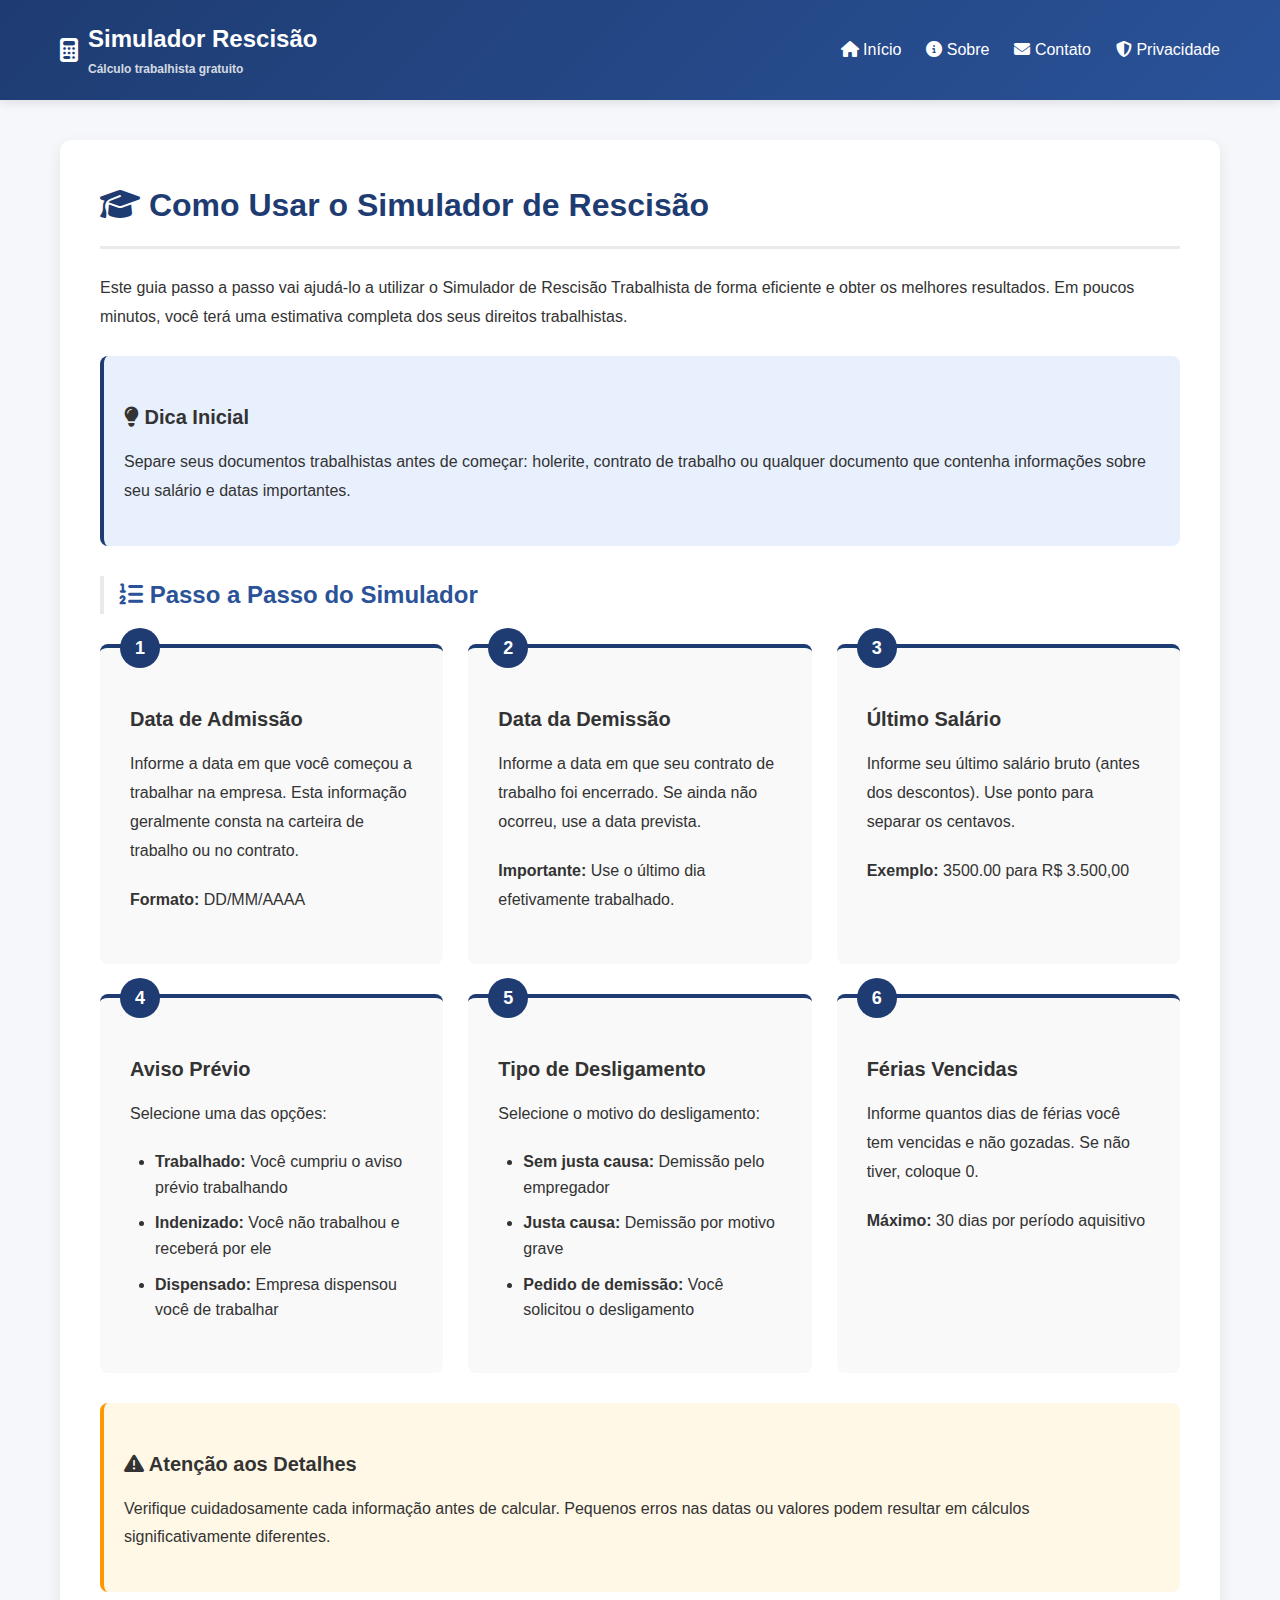
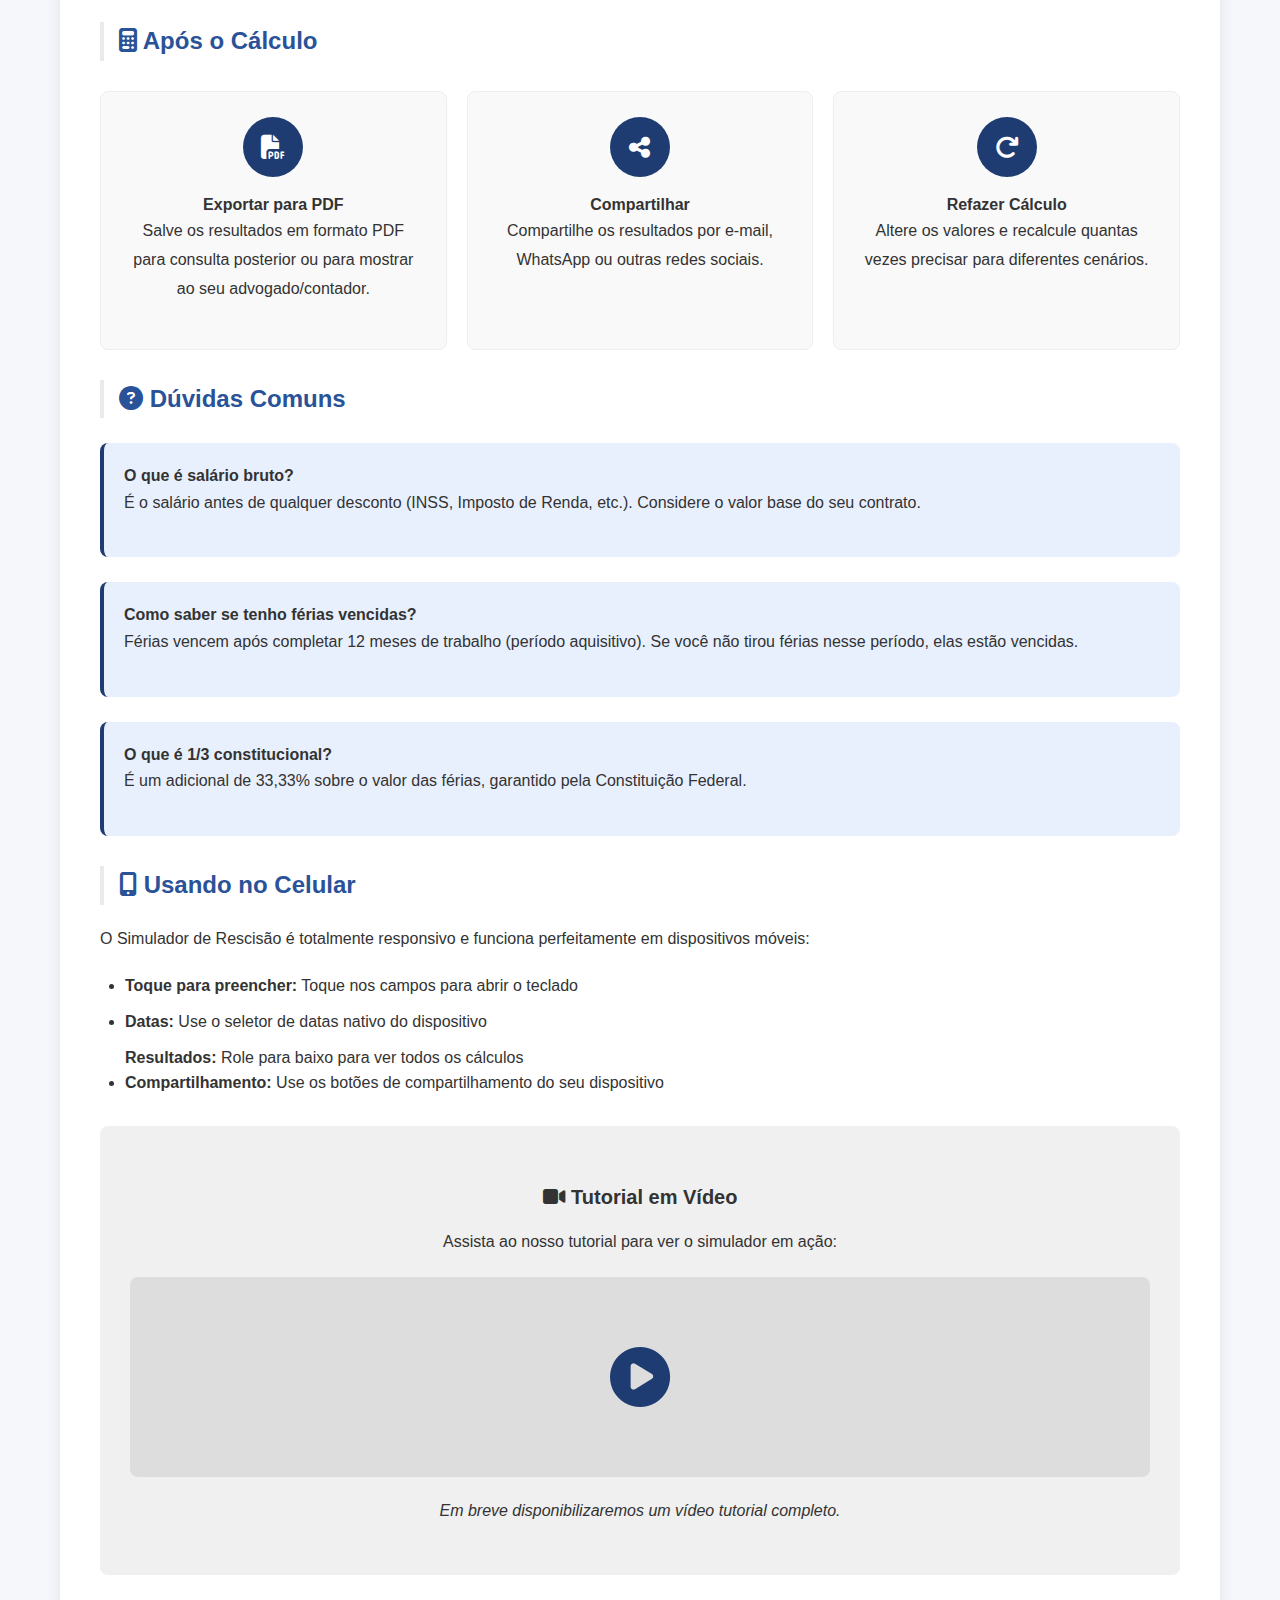
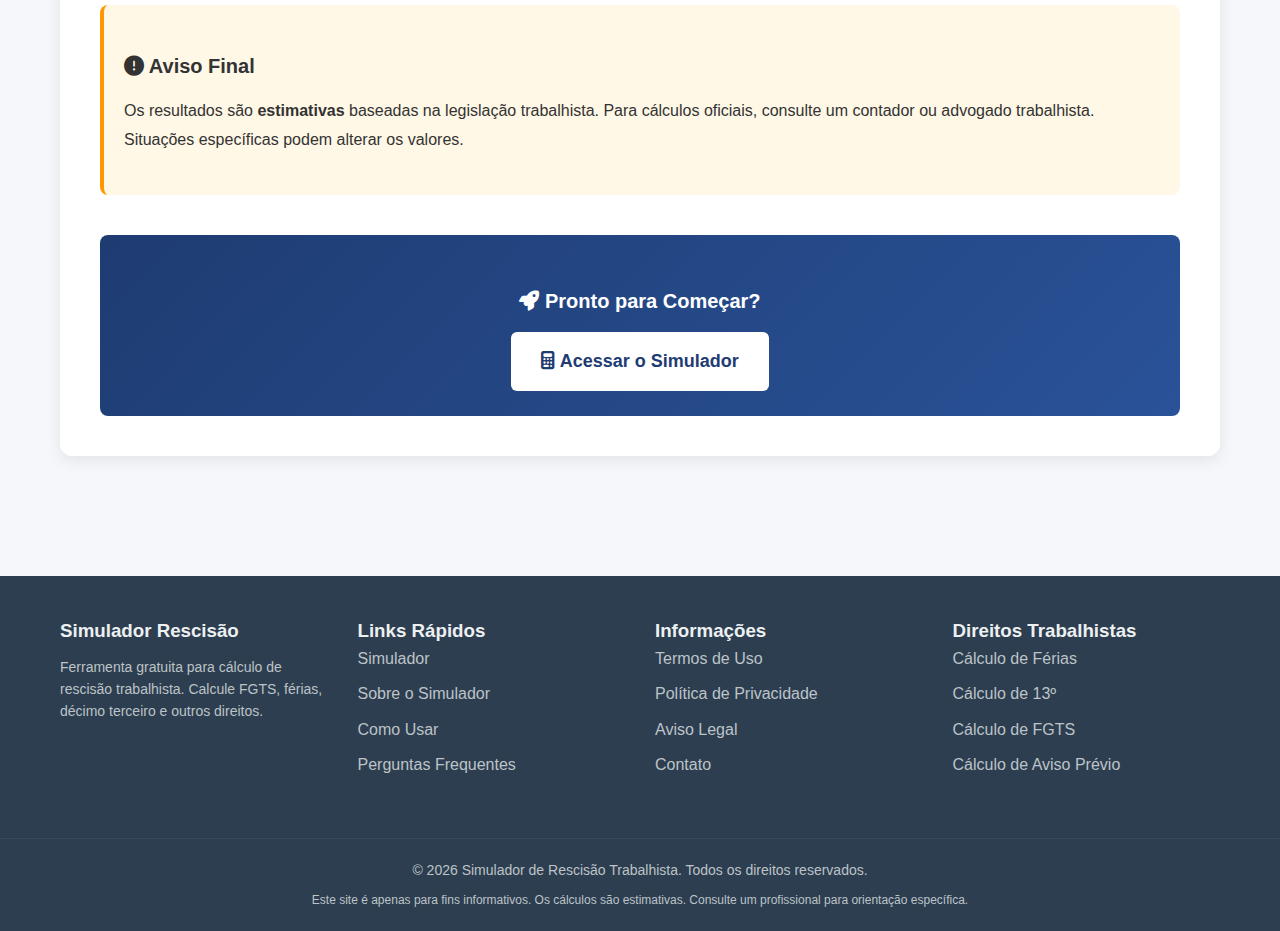
<file: como-usar.html>
<!DOCTYPE html>
<html lang="pt-br">
<head>
    <meta charset="UTF-8">
    <meta name="viewport" content="width=device-width, initial-scale=1.0">
    <title>Como Usar o Simulador | Guia Completo</title>
    <link rel="stylesheet" href="https://cdnjs.cloudflare.com/ajax/libs/font-awesome/6.4.0/css/all.min.css">
    <style>
        * {
            box-sizing: border-box;
            margin: 0;
            padding: 0;
            font-family: 'Segoe UI', Tahoma, Geneva, Verdana, sans-serif;
        }
        
        body {
            background-color: #f5f7fa;
            color: #333;
            line-height: 1.6;
            min-height: 100vh;
            display: flex;
            flex-direction: column;
        }
        
        header {
            background: linear-gradient(135deg, #1e3c72 0%, #2a5298 100%);
            color: white;
            padding: 20px 0;
            box-shadow: 0 3px 10px rgba(0, 0, 0, 0.1);
        }
        
        .header-container {
            max-width: 1200px;
            margin: 0 auto;
            padding: 0 20px;
            display: flex;
            justify-content: space-between;
            align-items: center;
        }
        
        .logo {
            font-size: 24px;
            font-weight: 700;
            display: flex;
            align-items: center;
        }
        
        .logo i {
            margin-right: 10px;
        }
        
        .logo-text {
            display: flex;
            flex-direction: column;
        }
        
        .logo-subtitle {
            font-size: 12px;
            opacity: 0.8;
            margin-top: 2px;
        }
        
        nav {
            display: flex;
        }
        
        .nav-links {
            display: flex;
            list-style: none;
        }
        
        .nav-links li {
            margin-left: 25px;
        }
        
        .nav-links a {
            color: white;
            text-decoration: none;
            font-weight: 500;
            transition: opacity 0.3s;
        }
        
        .nav-links a:hover {
            opacity: 0.9;
        }
        
        .main-content {
            max-width: 1200px;
            margin: 0 auto;
            padding: 40px 20px;
            flex: 1;
        }
        
        .content-page {
            background-color: white;
            border-radius: 12px;
            padding: 40px;
            box-shadow: 0 5px 15px rgba(0, 0, 0, 0.08);
            margin-bottom: 30px;
        }
        
        .content-page h1 {
            color: #1e3c72;
            margin-bottom: 25px;
            font-size: 32px;
            border-bottom: 3px solid #eaeaea;
            padding-bottom: 15px;
        }
        
        .content-page h2 {
            color: #2a5298;
            margin: 30px 0 20px;
            font-size: 24px;
            padding-left: 15px;
            border-left: 4px solid #eaeaea;
        }
        
        .content-page h3 {
            color: #333;
            margin: 25px 0 15px;
            font-size: 20px;
        }
        
        .content-page p {
            margin-bottom: 20px;
            font-size: 16px;
            line-height: 1.8;
        }
        
        .content-page ul, .content-page ol {
            margin-left: 25px;
            margin-bottom: 20px;
        }
        
        .content-page li {
            margin-bottom: 10px;
            font-size: 16px;
            line-height: 1.6;
        }
        
        .step-container {
            display: grid;
            grid-template-columns: repeat(auto-fit, minmax(300px, 1fr));
            gap: 25px;
            margin: 30px 0;
        }
        
        .step-card {
            background-color: #f9f9f9;
            padding: 30px;
            border-radius: 8px;
            border-top: 4px solid #1e3c72;
            position: relative;
        }
        
        .step-number {
            position: absolute;
            top: -20px;
            left: 20px;
            background-color: #1e3c72;
            color: white;
            width: 40px;
            height: 40px;
            border-radius: 50%;
            display: flex;
            align-items: center;
            justify-content: center;
            font-weight: bold;
            font-size: 18px;
        }
        
        .tip-box {
            background-color: #e8f0fe;
            border-left: 4px solid #1e3c72;
            padding: 20px;
            border-radius: 8px;
            margin: 25px 0;
        }
        
        .warning-box {
            background-color: #fff8e6;
            border-left: 4px solid #ff9800;
            padding: 20px;
            border-radius: 8px;
            margin: 25px 0;
        }
        
        .feature-grid {
            display: grid;
            grid-template-columns: repeat(auto-fit, minmax(250px, 1fr));
            gap: 20px;
            margin: 30px 0;
        }
        
        .feature-item {
            text-align: center;
            padding: 25px;
            background-color: #f9f9f9;
            border-radius: 8px;
            border: 1px solid #eee;
        }
        
        .feature-icon {
            background-color: #1e3c72;
            color: white;
            width: 60px;
            height: 60px;
            border-radius: 50%;
            display: flex;
            align-items: center;
            justify-content: center;
            margin: 0 auto 15px;
            font-size: 24px;
        }
        
        .video-container {
            background-color: #f0f0f0;
            padding: 30px;
            border-radius: 8px;
            text-align: center;
            margin: 30px 0;
        }
        
        footer {
            background-color: #2c3e50;
            color: #ecf0f1;
            margin-top: 50px;
        }
        
        .footer-container {
            max-width: 1200px;
            margin: 0 auto;
            padding: 40px 20px 20px;
            display: grid;
            grid-template-columns: repeat(4, 1fr);
            gap: 30px;
        }
        
        @media (max-width: 768px) {
            .footer-container {
                grid-template-columns: repeat(2, 1fr);
            }
        }
        
        @media (max-width: 480px) {
            .footer-container {
                grid-template-columns: 1fr;
            }
        }
        
        .footer-column h3 {
            font-size: 18px;
            margin-bottom: 20px;
            color: #fff;
        }
        
        .footer-links {
            list-style: none;
        }
        
        .footer-links li {
            margin-bottom: 10px;
        }
        
        .footer-links a {
            color: #bdc3c7;
            text-decoration: none;
            transition: color 0.3s;
        }
        
        .footer-links a:hover {
            color: #fff;
        }
        
        .copyright {
            text-align: center;
            padding: 20px;
            margin-top: 30px;
            border-top: 1px solid #34495e;
            color: #bdc3c7;
            font-size: 14px;
        }
        
        @media (max-width: 768px) {
            .header-container {
                flex-direction: column;
                text-align: center;
            }
            
            .nav-links {
                margin-top: 15px;
                flex-direction: column;
            }
            
            .nav-links li {
                margin: 5px 0;
            }
            
            .content-page {
                padding: 25px;
            }
            
            .step-container {
                grid-template-columns: 1fr;
            }
        }
    </style>
</head>
<body>
    <header>
        <div class="header-container">
            <div class="logo">
                <i class="fas fa-calculator"></i>
                <div class="logo-text">
                    <span>Simulador Rescisão</span>
                    <span class="logo-subtitle">Cálculo trabalhista gratuito</span>
                </div>
            </div>
            
            <nav>
                <ul class="nav-links">
                    <li><a href="index.html"><i class="fas fa-home"></i> Início</a></li>
                    <li><a href="sobre.html"><i class="fas fa-info-circle"></i> Sobre</a></li>
                    <li><a href="contato.html"><i class="fas fa-envelope"></i> Contato</a></li>
                    <li><a href="politica-privacidade.html"><i class="fas fa-shield-alt"></i> Privacidade</a></li>
                </ul>
            </nav>
        </div>
    </header>
    
    <main class="main-content">
        <div class="content-page">
            <h1><i class="fas fa-graduation-cap"></i> Como Usar o Simulador de Rescisão</h1>
            
            <p>Este guia passo a passo vai ajudá-lo a utilizar o Simulador de Rescisão Trabalhista de forma eficiente e obter os melhores resultados. Em poucos minutos, você terá uma estimativa completa dos seus direitos trabalhistas.</p>
            
            <div class="tip-box">
                <h3><i class="fas fa-lightbulb"></i> Dica Inicial</h3>
                <p>Separe seus documentos trabalhistas antes de começar: holerite, contrato de trabalho ou qualquer documento que contenha informações sobre seu salário e datas importantes.</p>
            </div>
            
            <h2><i class="fas fa-list-ol"></i> Passo a Passo do Simulador</h2>
            
            <div class="step-container">
                <div class="step-card">
                    <div class="step-number">1</div>
                    <h3>Data de Admissão</h3>
                    <p>Informe a data em que você começou a trabalhar na empresa. Esta informação geralmente consta na carteira de trabalho ou no contrato.</p>
                    <p><strong>Formato:</strong> DD/MM/AAAA</p>
                </div>
                
                <div class="step-card">
                    <div class="step-number">2</div>
                    <h3>Data da Demissão</h3>
                    <p>Informe a data em que seu contrato de trabalho foi encerrado. Se ainda não ocorreu, use a data prevista.</p>
                    <p><strong>Importante:</strong> Use o último dia efetivamente trabalhado.</p>
                </div>
                
                <div class="step-card">
                    <div class="step-number">3</div>
                    <h3>Último Salário</h3>
                    <p>Informe seu último salário bruto (antes dos descontos). Use ponto para separar os centavos.</p>
                    <p><strong>Exemplo:</strong> 3500.00 para R$ 3.500,00</p>
                </div>
            </div>
            
            <div class="step-container">
                <div class="step-card">
                    <div class="step-number">4</div>
                    <h3>Aviso Prévio</h3>
                    <p>Selecione uma das opções:</p>
                    <ul>
                        <li><strong>Trabalhado:</strong> Você cumpriu o aviso prévio trabalhando</li>
                        <li><strong>Indenizado:</strong> Você não trabalhou e receberá por ele</li>
                        <li><strong>Dispensado:</strong> Empresa dispensou você de trabalhar</li>
                    </ul>
                </div>
                
                <div class="step-card">
                    <div class="step-number">5</div>
                    <h3>Tipo de Desligamento</h3>
                    <p>Selecione o motivo do desligamento:</p>
                    <ul>
                        <li><strong>Sem justa causa:</strong> Demissão pelo empregador</li>
                        <li><strong>Justa causa:</strong> Demissão por motivo grave</li>
                        <li><strong>Pedido de demissão:</strong> Você solicitou o desligamento</li>
                    </ul>
                </div>
                
                <div class="step-card">
                    <div class="step-number">6</div>
                    <h3>Férias Vencidas</h3>
                    <p>Informe quantos dias de férias você tem vencidas e não gozadas. Se não tiver, coloque 0.</p>
                    <p><strong>Máximo:</strong> 30 dias por período aquisitivo</p>
                </div>
            </div>
            
            <div class="warning-box">
                <h3><i class="fas fa-exclamation-triangle"></i> Atenção aos Detalhes</h3>
                <p>Verifique cuidadosamente cada informação antes de calcular. Pequenos erros nas datas ou valores podem resultar em cálculos significativamente diferentes.</p>
            </div>
            
            <h2><i class="fas fa-calculator"></i> Após o Cálculo</h2>
            
            <div class="feature-grid">
                <div class="feature-item">
                    <div class="feature-icon">
                        <i class="fas fa-file-pdf"></i>
                    </div>
                    <h4>Exportar para PDF</h4>
                    <p>Salve os resultados em formato PDF para consulta posterior ou para mostrar ao seu advogado/contador.</p>
                </div>
                
                <div class="feature-item">
                    <div class="feature-icon">
                        <i class="fas fa-share-alt"></i>
                    </div>
                    <h4>Compartilhar</h4>
                    <p>Compartilhe os resultados por e-mail, WhatsApp ou outras redes sociais.</p>
                </div>
                
                <div class="feature-item">
                    <div class="feature-icon">
                        <i class="fas fa-redo"></i>
                    </div>
                    <h4>Refazer Cálculo</h4>
                    <p>Altere os valores e recalcule quantas vezes precisar para diferentes cenários.</p>
                </div>
            </div>
            
            <h2><i class="fas fa-question-circle"></i> Dúvidas Comuns</h2>
            
            <div class="tip-box">
                <h4>O que é salário bruto?</h4>
                <p>É o salário antes de qualquer desconto (INSS, Imposto de Renda, etc.). Considere o valor base do seu contrato.</p>
            </div>
            
            <div class="tip-box">
                <h4>Como saber se tenho férias vencidas?</h4>
                <p>Férias vencem após completar 12 meses de trabalho (período aquisitivo). Se você não tirou férias nesse período, elas estão vencidas.</p>
            </div>
            
            <div class="tip-box">
                <h4>O que é 1/3 constitucional?</h4>
                <p>É um adicional de 33,33% sobre o valor das férias, garantido pela Constituição Federal.</p>
            </div>
            
            <h2><i class="fas fa-mobile-alt"></i> Usando no Celular</h2>
            <p>O Simulador de Rescisão é totalmente responsivo e funciona perfeitamente em dispositivos móveis:</p>
            <ul>
                <li><strong>Toque para preencher:</strong> Toque nos campos para abrir o teclado</li>
                <li><strong>Datas:</strong> Use o seletor de datas nativo do dispositivo</li>
                <strong>Resultados:</strong> Role para baixo para ver todos os cálculos</li>
                <li><strong>Compartilhamento:</strong> Use os botões de compartilhamento do seu dispositivo</li>
            </ul>
            
            <div class="video-container">
                <h3><i class="fas fa-video"></i> Tutorial em Vídeo</h3>
                <p>Assista ao nosso tutorial para ver o simulador em ação:</p>
                <div style="background-color: #ddd; height: 200px; display: flex; align-items: center; justify-content: center; border-radius: 8px; margin: 20px 0;">
                    <i class="fas fa-play-circle" style="font-size: 60px; color: #1e3c72;"></i>
                </div>
                <p><em>Em breve disponibilizaremos um vídeo tutorial completo.</em></p>
            </div>
            
            <div class="warning-box">
                <h3><i class="fas fa-exclamation-circle"></i> Aviso Final</h3>
                <p>Os resultados são <strong>estimativas</strong> baseadas na legislação trabalhista. Para cálculos oficiais, consulte um contador ou advogado trabalhista. Situações específicas podem alterar os valores.</p>
            </div>
            
            <div style="text-align: center; margin-top: 40px; padding: 25px; background: linear-gradient(135deg, #1e3c72, #2a5298); border-radius: 8px;">
                <h3 style="color: white; margin-bottom: 15px;"><i class="fas fa-rocket"></i> Pronto para Começar?</h3>
                <a href="index.html" style="display: inline-block; background-color: white; color: #1e3c72; padding: 15px 30px; border-radius: 6px; text-decoration: none; font-weight: bold; font-size: 18px;">
                    <i class="fas fa-calculator"></i> Acessar o Simulador
                </a>
            </div>
        </div>
    </main>
    
    <footer>
        <div class="footer-container">
            <div>
                <h3>Simulador Rescisão</h3>
                <p style="color: #bdc3c7; margin-top: 10px; font-size: 14px;">
                    Ferramenta gratuita para cálculo de rescisão trabalhista. 
                    Calcule FGTS, férias, décimo terceiro e outros direitos.
                </p>
            </div>
            
            <div>
                <h3>Links Rápidos</h3>
                <ul class="footer-links">
                    <li><a href="index.html">Simulador</a></li>
                    <li><a href="sobre.html">Sobre o Simulador</a></li>
                    <li><a href="como-usar.html">Como Usar</a></li>
                    <li><a href="perguntas-frequentes.html">Perguntas Frequentes</a></li>
                </ul>
            </div>
            
            <div>
                <h3>Informações</h3>
                <ul class="footer-links">
                    <li><a href="termos-de-uso.html">Termos de Uso</a></li>
                    <li><a href="politica-privacidade.html">Política de Privacidade</a></li>
                    <li><a href="disclaimer.html">Aviso Legal</a></li>
                    <li><a href="contato.html">Contato</a></li>
                </ul>
            </div>
            
            <div>
                <h3>Direitos Trabalhistas</h3>
                <ul class="footer-links">
                    <li><a href="calculo-ferias.html">Cálculo de Férias</a></li>
                    <li><a href="calculo-decimo-terceiro.html">Cálculo de 13º</a></li>
                    <li><a href="calculo-fgts.html">Cálculo de FGTS</a></li>
                    <li><a href="calculo-aviso-previo.html">Cálculo de Aviso Prévio</a></li>
                </ul>
            </div>
        </div>
        
        <div class="copyright">
            <p>© 2026 Simulador de Rescisão Trabalhista. Todos os direitos reservados.</p>
            <p style="margin-top: 10px; font-size: 12px;">
                Este site é apenas para fins informativos. Os cálculos são estimativas.
                Consulte um profissional para orientação específica.
            </p>
        </div>
    </footer>
</body>
</html>
</file>
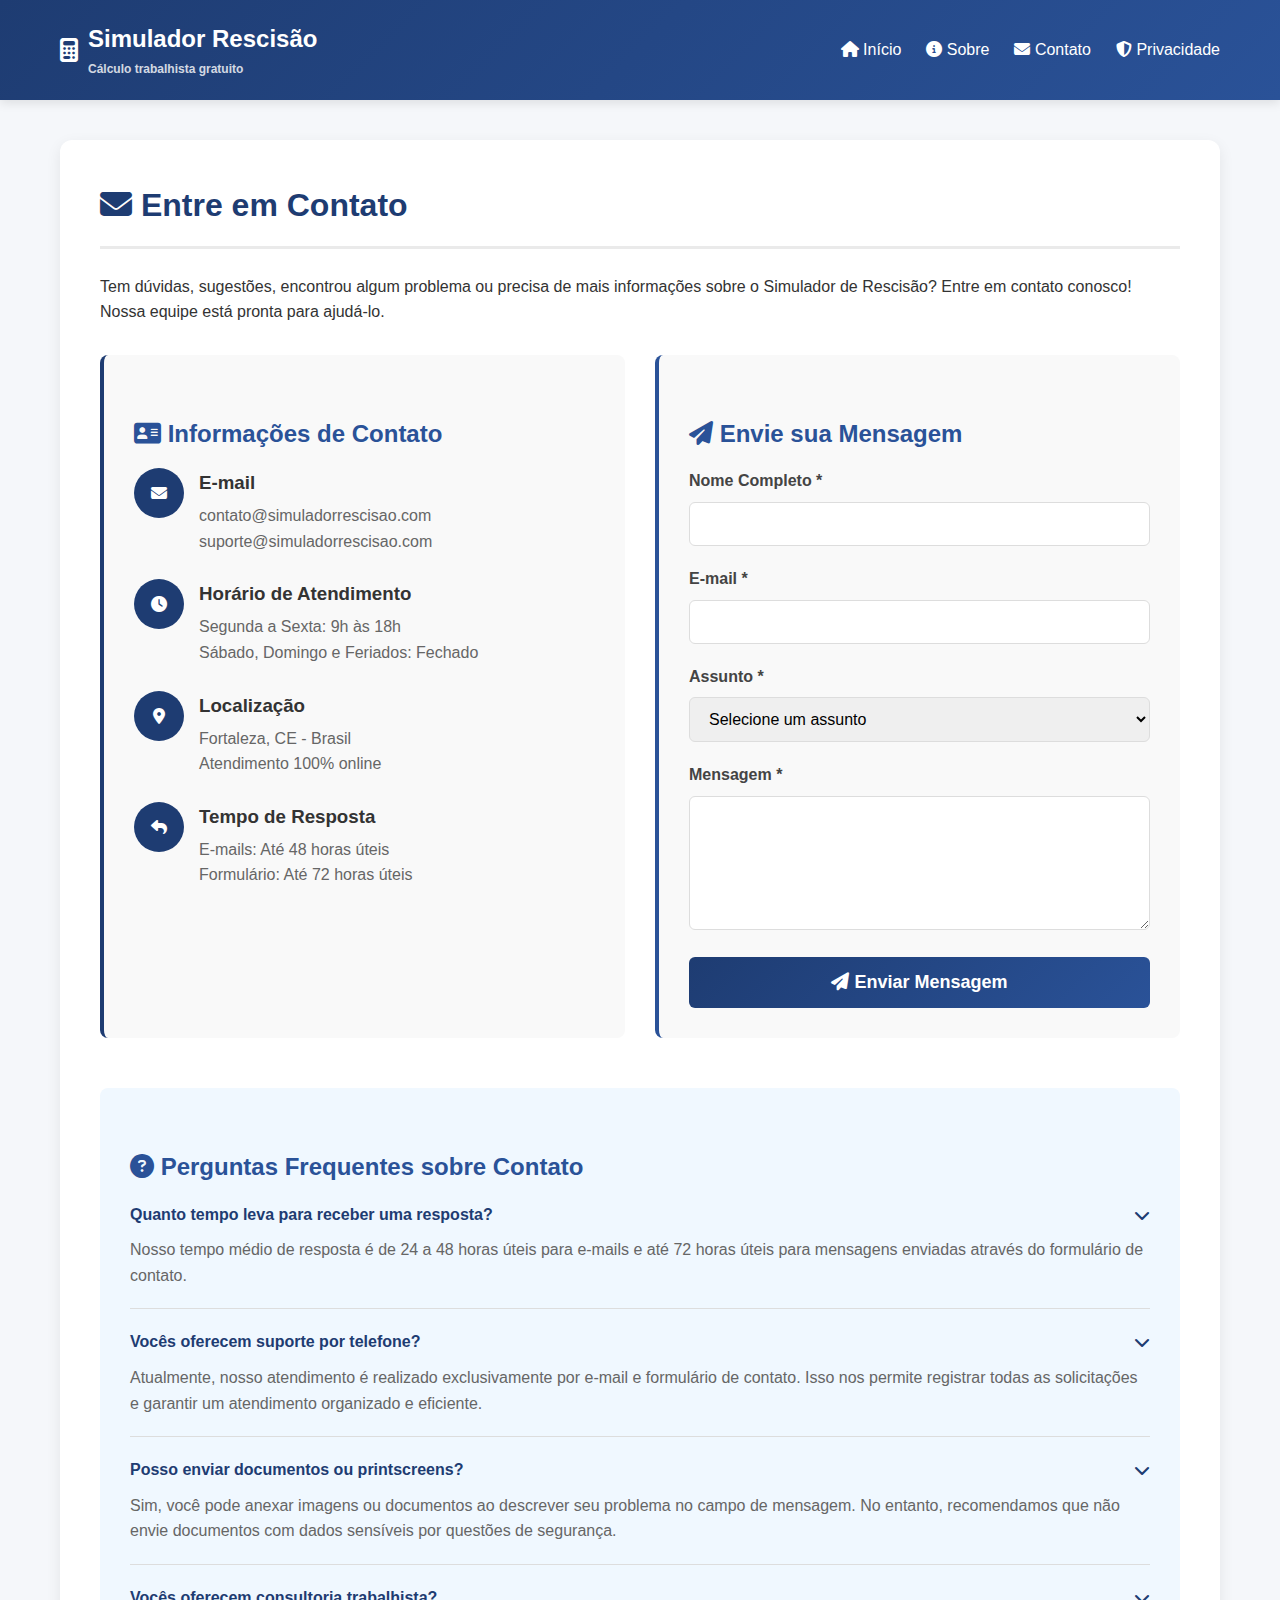
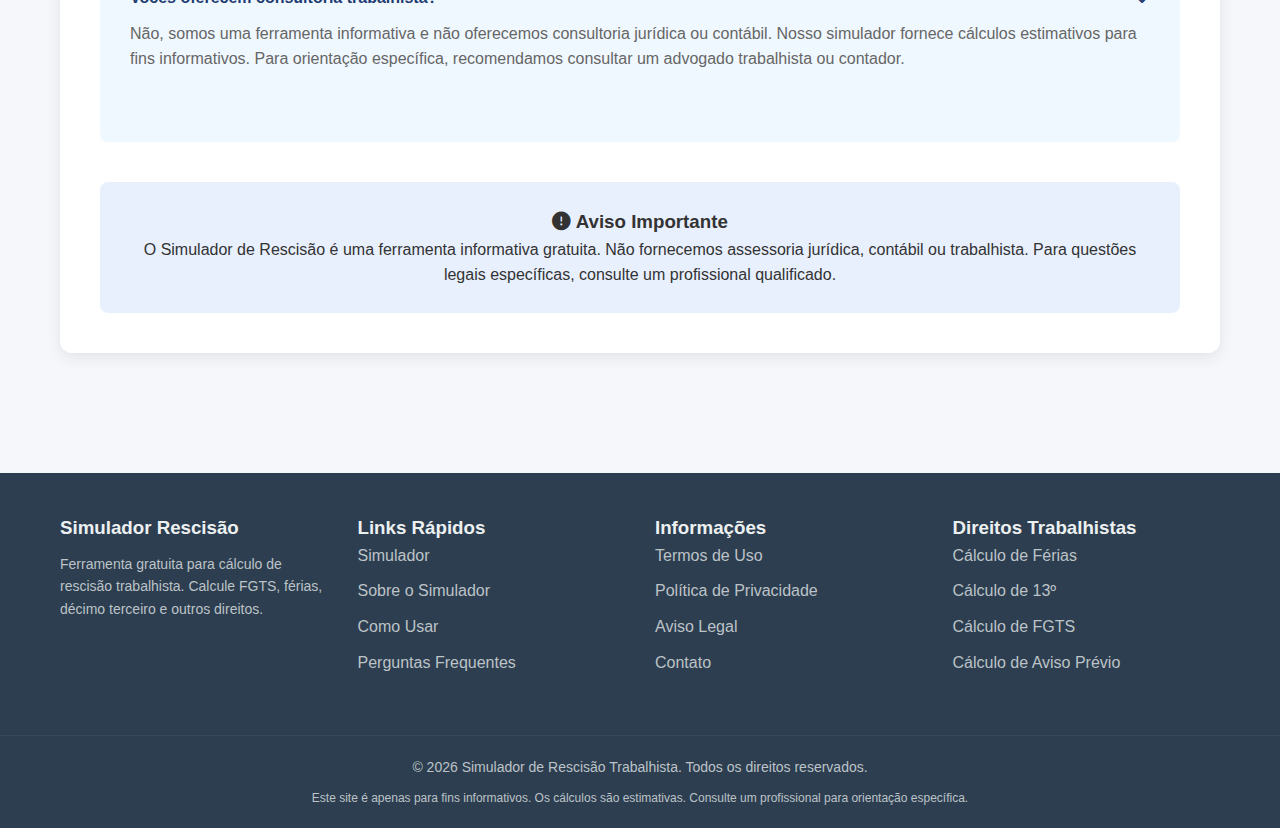
<file: contato.html>
<!DOCTYPE html>
<html lang="pt-br">
<head>
    <meta charset="UTF-8">
    <meta name="viewport" content="width=device-width, initial-scale=1.0">
    <title>Contato | Simulador de Rescisão Trabalhista</title>
    <link rel="stylesheet" href="https://cdnjs.cloudflare.com/ajax/libs/font-awesome/6.4.0/css/all.min.css">
    <style>
        * {
            box-sizing: border-box;
            margin: 0;
            padding: 0;
            font-family: 'Segoe UI', Tahoma, Geneva, Verdana, sans-serif;
        }
        
        body {
            background-color: #f5f7fa;
            color: #333;
            line-height: 1.6;
            min-height: 100vh;
            display: flex;
            flex-direction: column;
        }
        
        header {
            background: linear-gradient(135deg, #1e3c72 0%, #2a5298 100%);
            color: white;
            padding: 20px 0;
            box-shadow: 0 3px 10px rgba(0, 0, 0, 0.1);
        }
        
        .header-container {
            max-width: 1200px;
            margin: 0 auto;
            padding: 0 20px;
            display: flex;
            justify-content: space-between;
            align-items: center;
        }
        
        .logo {
            font-size: 24px;
            font-weight: 700;
            display: flex;
            align-items: center;
        }
        
        .logo i {
            margin-right: 10px;
        }
        
        .logo-text {
            display: flex;
            flex-direction: column;
        }
        
        .logo-subtitle {
            font-size: 12px;
            opacity: 0.8;
            margin-top: 2px;
        }
        
        nav {
            display: flex;
        }
        
        .nav-links {
            display: flex;
            list-style: none;
        }
        
        .nav-links li {
            margin-left: 25px;
        }
        
        .nav-links a {
            color: white;
            text-decoration: none;
            font-weight: 500;
            transition: opacity 0.3s;
        }
        
        .nav-links a:hover {
            opacity: 0.9;
        }
        
        .main-content {
            max-width: 1200px;
            margin: 0 auto;
            padding: 40px 20px;
            flex: 1;
        }
        
        .content-page {
            background-color: white;
            border-radius: 12px;
            padding: 40px;
            box-shadow: 0 5px 15px rgba(0, 0, 0, 0.08);
            margin-bottom: 30px;
        }
        
        .content-page h1 {
            color: #1e3c72;
            margin-bottom: 25px;
            font-size: 32px;
            border-bottom: 3px solid #eaeaea;
            padding-bottom: 15px;
        }
        
        .content-page h2 {
            color: #2a5298;
            margin: 30px 0 15px;
            font-size: 24px;
        }
        
        .contact-grid {
            display: grid;
            grid-template-columns: repeat(auto-fit, minmax(300px, 1fr));
            gap: 30px;
            margin-top: 30px;
        }
        
        .contact-info {
            background-color: #f9f9f9;
            padding: 30px;
            border-radius: 8px;
            border-left: 4px solid #1e3c72;
        }
        
        .contact-item {
            display: flex;
            align-items: flex-start;
            margin-bottom: 25px;
        }
        
        .contact-icon {
            background-color: #1e3c72;
            color: white;
            width: 50px;
            height: 50px;
            border-radius: 50%;
            display: flex;
            align-items: center;
            justify-content: center;
            margin-right: 15px;
            flex-shrink: 0;
        }
        
        .contact-details h3 {
            margin-bottom: 5px;
            color: #333;
        }
        
        .contact-details p {
            color: #666;
            line-height: 1.6;
        }
        
        .contact-form {
            background-color: #f9f9f9;
            padding: 30px;
            border-radius: 8px;
            border-left: 4px solid #2a5298;
        }
        
        .form-group {
            margin-bottom: 20px;
        }
        
        .form-group label {
            display: block;
            margin-bottom: 8px;
            font-weight: 600;
            color: #444;
        }
        
        .form-group input,
        .form-group select,
        .form-group textarea {
            width: 100%;
            padding: 12px 15px;
            border: 1px solid #ddd;
            border-radius: 6px;
            font-size: 16px;
            transition: border-color 0.3s;
        }
        
        .form-group input:focus,
        .form-group select:focus,
        .form-group textarea:focus {
            border-color: #2a5298;
            outline: none;
        }
        
        .btn-submit {
            display: block;
            width: 100%;
            padding: 15px;
            background: linear-gradient(135deg, #1e3c72, #2a5298);
            color: white;
            border: none;
            border-radius: 6px;
            font-size: 18px;
            font-weight: 600;
            cursor: pointer;
            transition: all 0.3s;
        }
        
        .btn-submit:hover {
            background: linear-gradient(135deg, #2a5298, #1e3c72);
            transform: translateY(-2px);
            box-shadow: 0 5px 10px rgba(0, 0, 0, 0.1);
        }
        
        .faq-section {
            margin-top: 50px;
            background-color: #f0f8ff;
            padding: 30px;
            border-radius: 8px;
        }
        
        .faq-item {
            margin-bottom: 20px;
            border-bottom: 1px solid #ddd;
            padding-bottom: 20px;
        }
        
        .faq-item:last-child {
            border-bottom: none;
        }
        
        .faq-question {
            font-weight: 600;
            color: #1e3c72;
            margin-bottom: 10px;
            cursor: pointer;
            display: flex;
            justify-content: space-between;
            align-items: center;
        }
        
        .faq-answer {
            color: #666;
            line-height: 1.6;
        }
        
        footer {
            background-color: #2c3e50;
            color: #ecf0f1;
            margin-top: 50px;
        }
        
        .footer-container {
            max-width: 1200px;
            margin: 0 auto;
            padding: 40px 20px 20px;
            display: grid;
            grid-template-columns: repeat(4, 1fr);
            gap: 30px;
        }
        
        @media (max-width: 768px) {
            .footer-container {
                grid-template-columns: repeat(2, 1fr);
            }
        }
        
        @media (max-width: 480px) {
            .footer-container {
                grid-template-columns: 1fr;
            }
        }
        
        .footer-column h3 {
            font-size: 18px;
            margin-bottom: 20px;
            color: #fff;
        }
        
        .footer-links {
            list-style: none;
        }
        
        .footer-links li {
            margin-bottom: 10px;
        }
        
        .footer-links a {
            color: #bdc3c7;
            text-decoration: none;
            transition: color 0.3s;
        }
        
        .footer-links a:hover {
            color: #fff;
        }
        
        .copyright {
            text-align: center;
            padding: 20px;
            margin-top: 30px;
            border-top: 1px solid #34495e;
            color: #bdc3c7;
            font-size: 14px;
        }
        
        @media (max-width: 768px) {
            .header-container {
                flex-direction: column;
                text-align: center;
            }
            
            .nav-links {
                margin-top: 15px;
                flex-direction: column;
            }
            
            .nav-links li {
                margin: 5px 0;
            }
            
            .content-page {
                padding: 25px;
            }
            
            .contact-grid {
                grid-template-columns: 1fr;
            }
        }
    </style>
</head>
<body>
    <header>
        <div class="header-container">
            <div class="logo">
                <i class="fas fa-calculator"></i>
                <div class="logo-text">
                    <span>Simulador Rescisão</span>
                    <span class="logo-subtitle">Cálculo trabalhista gratuito</span>
                </div>
            </div>
            
            <nav>
                <ul class="nav-links">
                    <li><a href="index.html"><i class="fas fa-home"></i> Início</a></li>
                    <li><a href="sobre.html"><i class="fas fa-info-circle"></i> Sobre</a></li>
                    <li><a href="contato.html"><i class="fas fa-envelope"></i> Contato</a></li>
                    <li><a href="politica-privacidade.html"><i class="fas fa-shield-alt"></i> Privacidade</a></li>
                </ul>
            </nav>
        </div>
    </header>
    
    <main class="main-content">
        <div class="content-page">
            <h1><i class="fas fa-envelope"></i> Entre em Contato</h1>
            
            <p>Tem dúvidas, sugestões, encontrou algum problema ou precisa de mais informações sobre o Simulador de Rescisão? Entre em contato conosco! Nossa equipe está pronta para ajudá-lo.</p>
            
            <div class="contact-grid">
                <div class="contact-info">
                    <h2><i class="fas fa-address-card"></i> Informações de Contato</h2>
                    
                    <div class="contact-item">
                        <div class="contact-icon">
                            <i class="fas fa-envelope"></i>
                        </div>
                        <div class="contact-details">
                            <h3>E-mail</h3>
                            <p>contato@simuladorrescisao.com</p>
                            <p>suporte@simuladorrescisao.com</p>
                        </div>
                    </div>
                    
                    <div class="contact-item">
                        <div class="contact-icon">
                            <i class="fas fa-clock"></i>
                        </div>
                        <div class="contact-details">
                            <h3>Horário de Atendimento</h3>
                            <p>Segunda a Sexta: 9h às 18h</p>
                            <p>Sábado, Domingo e Feriados: Fechado</p>
                        </div>
                    </div>
                    
                    <div class="contact-item">
                        <div class="contact-icon">
                            <i class="fas fa-map-marker-alt"></i>
                        </div>
                        <div class="contact-details">
                            <h3>Localização</h3>
                            <p>Fortaleza, CE - Brasil</p>
                            <p>Atendimento 100% online</p>
                        </div>
                    </div>
                    
                    <div class="contact-item">
                        <div class="contact-icon">
                            <i class="fas fa-reply"></i>
                        </div>
                        <div class="contact-details">
                            <h3>Tempo de Resposta</h3>
                            <p>E-mails: Até 48 horas úteis</p>
                            <p>Formulário: Até 72 horas úteis</p>
                        </div>
                    </div>
                </div>
                
                <div class="contact-form">
                    <h2><i class="fas fa-paper-plane"></i> Envie sua Mensagem</h2>
                    
                    <form id="contactForm">
                        <div class="form-group">
                            <label for="nome">Nome Completo *</label>
                            <input type="text" id="nome" name="nome" required>
                        </div>
                        
                        <div class="form-group">
                            <label for="email">E-mail *</label>
                            <input type="email" id="email" name="email" required>
                        </div>
                        
                        <div class="form-group">
                            <label for="assunto">Assunto *</label>
                            <select id="assunto" name="assunto" required>
                                <option value="">Selecione um assunto</option>
                                <option value="duvida">Dúvida sobre o simulador</option>
                                <option value="sugestao">Sugestão de melhoria</option>
                                <option value="problema">Problema técnico</option>
                                <option value="parceria">Proposta de parceria</option>
                                <option value="outro">Outro assunto</option>
                            </select>
                        </div>
                        
                        <div class="form-group">
                            <label for="mensagem">Mensagem *</label>
                            <textarea id="mensagem" name="mensagem" rows="6" required></textarea>
                        </div>
                        
                        <button type="submit" class="btn-submit">
                            <i class="fas fa-paper-plane"></i> Enviar Mensagem
                        </button>
                    </form>
                </div>
            </div>
            
            <div class="faq-section">
                <h2><i class="fas fa-question-circle"></i> Perguntas Frequentes sobre Contato</h2>
                
                <div class="faq-item">
                    <div class="faq-question">
                        <span>Quanto tempo leva para receber uma resposta?</span>
                        <i class="fas fa-chevron-down"></i>
                    </div>
                    <div class="faq-answer">
                        <p>Nosso tempo médio de resposta é de 24 a 48 horas úteis para e-mails e até 72 horas úteis para mensagens enviadas através do formulário de contato.</p>
                    </div>
                </div>
                
                <div class="faq-item">
                    <div class="faq-question">
                        <span>Vocês oferecem suporte por telefone?</span>
                        <i class="fas fa-chevron-down"></i>
                    </div>
                    <div class="faq-answer">
                        <p>Atualmente, nosso atendimento é realizado exclusivamente por e-mail e formulário de contato. Isso nos permite registrar todas as solicitações e garantir um atendimento organizado e eficiente.</p>
                    </div>
                </div>
                
                <div class="faq-item">
                    <div class="faq-question">
                        <span>Posso enviar documentos ou printscreens?</span>
                        <i class="fas fa-chevron-down"></i>
                    </div>
                    <div class="faq-answer">
                        <p>Sim, você pode anexar imagens ou documentos ao descrever seu problema no campo de mensagem. No entanto, recomendamos que não envie documentos com dados sensíveis por questões de segurança.</p>
                    </div>
                </div>
                
                <div class="faq-item">
                    <div class="faq-question">
                        <span>Vocês oferecem consultoria trabalhista?</span>
                        <i class="fas fa-chevron-down"></i>
                    </div>
                    <div class="faq-answer">
                        <p>Não, somos uma ferramenta informativa e não oferecemos consultoria jurídica ou contábil. Nosso simulador fornece cálculos estimativos para fins informativos. Para orientação específica, recomendamos consultar um advogado trabalhista ou contador.</p>
                    </div>
                </div>
            </div>
            
            <div style="background-color: #e8f0fe; padding: 25px; border-radius: 8px; margin-top: 40px; text-align: center;">
                <h3><i class="fas fa-exclamation-circle"></i> Aviso Importante</h3>
                <p>O Simulador de Rescisão é uma ferramenta informativa gratuita. Não fornecemos assessoria jurídica, contábil ou trabalhista. Para questões legais específicas, consulte um profissional qualificado.</p>
            </div>
        </div>
    </main>
    
    <footer>
        <div class="footer-container">
            <div>
                <h3>Simulador Rescisão</h3>
                <p style="color: #bdc3c7; margin-top: 10px; font-size: 14px;">
                    Ferramenta gratuita para cálculo de rescisão trabalhista. 
                    Calcule FGTS, férias, décimo terceiro e outros direitos.
                </p>
            </div>
            
            <div>
                <h3>Links Rápidos</h3>
                <ul class="footer-links">
                    <li><a href="index.html">Simulador</a></li>
                    <li><a href="sobre.html">Sobre o Simulador</a></li>
                    <li><a href="como-usar.html">Como Usar</a></li>
                    <li><a href="perguntas-frequentes.html">Perguntas Frequentes</a></li>
                </ul>
            </div>
            
            <div>
                <h3>Informações</h3>
                <ul class="footer-links">
                    <li><a href="termos-de-uso.html">Termos de Uso</a></li>
                    <li><a href="politica-privacidade.html">Política de Privacidade</a></li>
                    <li><a href="disclaimer.html">Aviso Legal</a></li>
                    <li><a href="contato.html">Contato</a></li>
                </ul>
            </div>
            
            <div>
                <h3>Direitos Trabalhistas</h3>
                <ul class="footer-links">
                    <li><a href="calculo-ferias.html">Cálculo de Férias</a></li>
                    <li><a href="calculo-decimo-terceiro.html">Cálculo de 13º</a></li>
                    <li><a href="calculo-fgts.html">Cálculo de FGTS</a></li>
                    <li><a href="calculo-aviso-previo.html">Cálculo de Aviso Prévio</a></li>
                </ul>
            </div>
        </div>
        
        <div class="copyright">
            <p>© 2026 Simulador de Rescisão Trabalhista. Todos os direitos reservados.</p>
            <p style="margin-top: 10px; font-size: 12px;">
                Este site é apenas para fins informativos. Os cálculos são estimativas.
                Consulte um profissional para orientação específica.
            </p>
        </div>
    </footer>
    
    <script>
        document.addEventListener('DOMContentLoaded', function() {
            // FAQ functionality
            const faqQuestions = document.querySelectorAll('.faq-question');
            
            faqQuestions.forEach(question => {
                question.addEventListener('click', function() {
                    const answer = this.nextElementSibling;
                    const icon = this.querySelector('i');
                    
                    if (answer.style.display === 'block') {
                        answer.style.display = 'none';
                        icon.classList.remove('fa-chevron-up');
                        icon.classList.add('fa-chevron-down');
                    } else {
                        answer.style.display = 'block';
                        icon.classList.remove('fa-chevron-down');
                        icon.classList.add('fa-chevron-up');
                    }
                });
            });
            
            // Form submission
            document.getElementById('contactForm').addEventListener('submit', function(e) {
                e.preventDefault();
                
                // Get form values
                const nome = document.getElementById('nome').value;
                const email = document.getElementById('email').value;
                const assunto = document.getElementById('assunto').value;
                const mensagem = document.getElementById('mensagem').value;
                
                // Simple validation
                if (!nome || !email || !assunto || !mensagem) {
                    alert('Por favor, preencha todos os campos obrigatórios.');
                    return;
                }
                
                // In a real application, you would send this data to a server
                // For now, we'll just show a success message
                alert('Obrigado pela sua mensagem! Entraremos em contato em breve.');
                
                // Reset form
                document.getElementById('contactForm').reset();
            });
        });
    </script>
</body>
</html>
</file>
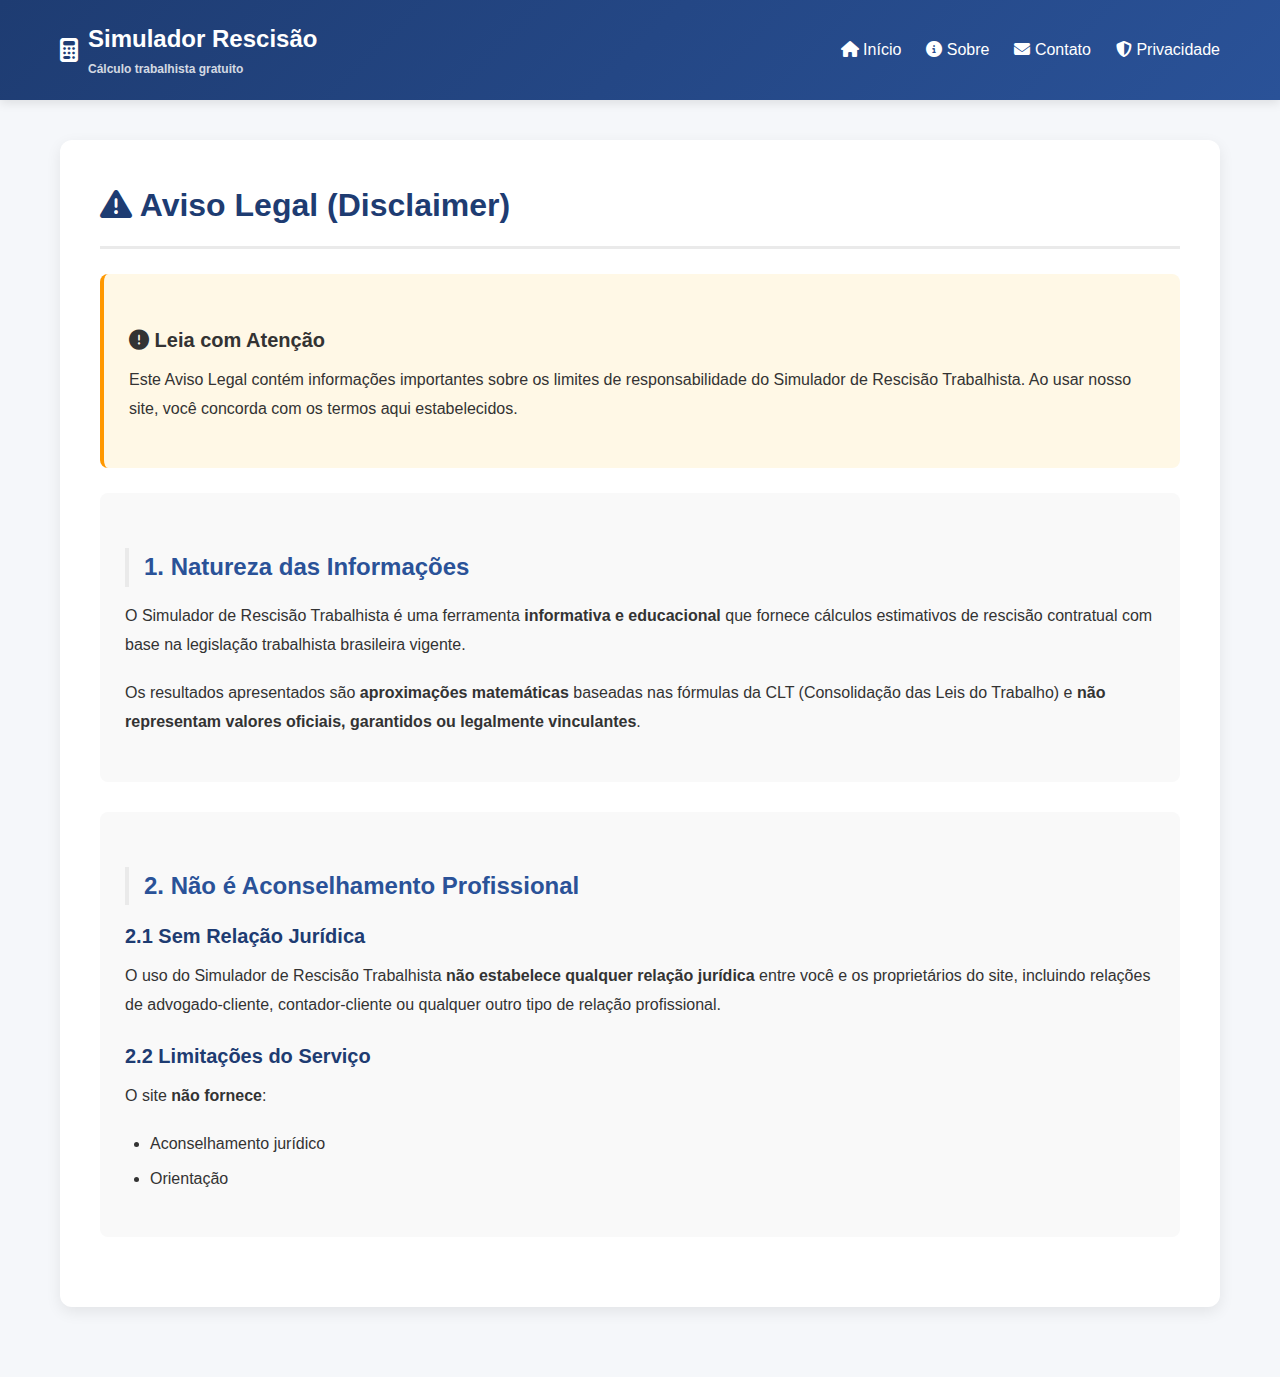
<file: disclaimer.html>
<!DOCTYPE html>
<html lang="pt-br">
<head>
    <meta charset="UTF-8">
    <meta name="viewport" content="width=device-width, initial-scale=1.0">
    <title>Aviso Legal | Simulador de Rescisão Trabalhista</title>
    <link rel="stylesheet" href="https://cdnjs.cloudflare.com/ajax/libs/font-awesome/6.4.0/css/all.min.css">
    <style>
        * {
            box-sizing: border-box;
            margin: 0;
            padding: 0;
            font-family: 'Segoe UI', Tahoma, Geneva, Verdana, sans-serif;
        }
        
        body {
            background-color: #f5f7fa;
            color: #333;
            line-height: 1.6;
            min-height: 100vh;
            display: flex;
            flex-direction: column;
        }
        
        header {
            background: linear-gradient(135deg, #1e3c72 0%, #2a5298 100%);
            color: white;
            padding: 20px 0;
            box-shadow: 0 3px 10px rgba(0, 0, 0, 0.1);
        }
        
        .header-container {
            max-width: 1200px;
            margin: 0 auto;
            padding: 0 20px;
            display: flex;
            justify-content: space-between;
            align-items: center;
        }
        
        .logo {
            font-size: 24px;
            font-weight: 700;
            display: flex;
            align-items: center;
        }
        
        .logo i {
            margin-right: 10px;
        }
        
        .logo-text {
            display: flex;
            flex-direction: column;
        }
        
        .logo-subtitle {
            font-size: 12px;
            opacity: 0.8;
            margin-top: 2px;
        }
        
        nav {
            display: flex;
        }
        
        .nav-links {
            display: flex;
            list-style: none;
        }
        
        .nav-links li {
            margin-left: 25px;
        }
        
        .nav-links a {
            color: white;
            text-decoration: none;
            font-weight: 500;
            transition: opacity 0.3s;
        }
        
        .nav-links a:hover {
            opacity: 0.9;
        }
        
        .main-content {
            max-width: 1200px;
            margin: 0 auto;
            padding: 40px 20px;
            flex: 1;
        }
        
        .content-page {
            background-color: white;
            border-radius: 12px;
            padding: 40px;
            box-shadow: 0 5px 15px rgba(0, 0, 0, 0.08);
            margin-bottom: 30px;
        }
        
        .content-page h1 {
            color: #1e3c72;
            margin-bottom: 25px;
            font-size: 32px;
            border-bottom: 3px solid #eaeaea;
            padding-bottom: 15px;
        }
        
        .content-page h2 {
            color: #2a5298;
            margin: 30px 0 15px;
            font-size: 24px;
            padding-left: 15px;
            border-left: 4px solid #eaeaea;
        }
        
        .content-page h3 {
            color: #333;
            margin: 25px 0 10px;
            font-size: 20px;
        }
        
        .content-page p {
            margin-bottom: 20px;
            font-size: 16px;
            line-height: 1.8;
        }
        
        .content-page ul, .content-page ol {
            margin-left: 25px;
            margin-bottom: 20px;
        }
        
        .content-page li {
            margin-bottom: 10px;
            font-size: 16px;
            line-height: 1.6;
        }
        
        .warning-box {
            background-color: #fff8e6;
            border-left: 4px solid #ff9800;
            padding: 25px;
            border-radius: 8px;
            margin: 25px 0;
        }
        
        .disclaimer-section {
            margin-bottom: 30px;
            padding: 25px;
            background-color: #f9f9f9;
            border-radius: 8px;
        }
        
        .disclaimer-section h3 {
            color: #1e3c72;
            margin-top: 0;
        }
        
        footer {
            background-color: #2c3e50;
            color: #ecf0f1;
            margin-top: 50px;
        }
        
        .footer-container {
            max-width: 1200px;
            margin: 0 auto;
            padding: 40px 20px 20px;
            display: grid;
            grid-template-columns: repeat(4, 1fr);
            gap: 30px;
        }
        
        @media (max-width: 768px) {
            .footer-container {
                grid-template-columns: repeat(2, 1fr);
            }
        }
        
        @media (max-width: 480px) {
            .footer-container {
                grid-template-columns: 1fr;
            }
        }
        
        .footer-column h3 {
            font-size: 18px;
            margin-bottom: 20px;
            color: #fff;
        }
        
        .footer-links {
            list-style: none;
        }
        
        .footer-links li {
            margin-bottom: 10px;
        }
        
        .footer-links a {
            color: #bdc3c7;
            text-decoration: none;
            transition: color 0.3s;
        }
        
        .footer-links a:hover {
            color: #fff;
        }
        
        .copyright {
            text-align: center;
            padding: 20px;
            margin-top: 30px;
            border-top: 1px solid #34495e;
            color: #bdc3c7;
            font-size: 14px;
        }
        
        @media (max-width: 768px) {
            .header-container {
                flex-direction: column;
                text-align: center;
            }
            
            .nav-links {
                margin-top: 15px;
                flex-direction: column;
            }
            
            .nav-links li {
                margin: 5px 0;
            }
            
            .content-page {
                padding: 25px;
            }
        }
    </style>
</head>
<body>
    <header>
        <div class="header-container">
            <div class="logo">
                <i class="fas fa-calculator"></i>
                <div class="logo-text">
                    <span>Simulador Rescisão</span>
                    <span class="logo-subtitle">Cálculo trabalhista gratuito</span>
                </div>
            </div>
            
            <nav>
                <ul class="nav-links">
                    <li><a href="index.html"><i class="fas fa-home"></i> Início</a></li>
                    <li><a href="sobre.html"><i class="fas fa-info-circle"></i> Sobre</a></li>
                    <li><a href="contato.html"><i class="fas fa-envelope"></i> Contato</a></li>
                    <li><a href="politica-privacidade.html"><i class="fas fa-shield-alt"></i> Privacidade</a></li>
                </ul>
            </nav>
        </div>
    </header>
    
    <main class="main-content">
        <div class="content-page">
            <h1><i class="fas fa-exclamation-triangle"></i> Aviso Legal (Disclaimer)</h1>
            
            <div class="warning-box">
                <h3><i class="fas fa-exclamation-circle"></i> Leia com Atenção</h3>
                <p>Este Aviso Legal contém informações importantes sobre os limites de responsabilidade do Simulador de Rescisão Trabalhista. Ao usar nosso site, você concorda com os termos aqui estabelecidos.</p>
            </div>
            
            <div class="disclaimer-section">
                <h2>1. Natureza das Informações</h2>
                <p>O Simulador de Rescisão Trabalhista é uma ferramenta <strong>informativa e educacional</strong> que fornece cálculos estimativos de rescisão contratual com base na legislação trabalhista brasileira vigente.</p>
                
                <p>Os resultados apresentados são <strong>aproximações matemáticas</strong> baseadas nas fórmulas da CLT (Consolidação das Leis do Trabalho) e <strong>não representam valores oficiais, garantidos ou legalmente vinculantes</strong>.</p>
            </div>
            
            <div class="disclaimer-section">
                <h2>2. Não é Aconselhamento Profissional</h2>
                <h3>2.1 Sem Relação Jurídica</h3>
                <p>O uso do Simulador de Rescisão Trabalhista <strong>não estabelece qualquer relação jurídica</strong> entre você e os proprietários do site, incluindo relações de advogado-cliente, contador-cliente ou qualquer outro tipo de relação profissional.</p>
                
                <h3>2.2 Limitações do Serviço</h3>
                <p>O site <strong>não fornece</strong>:</p>
                <ul>
                    <li>Aconselhamento jurídico</li>
                    <li>Orientação
</file>
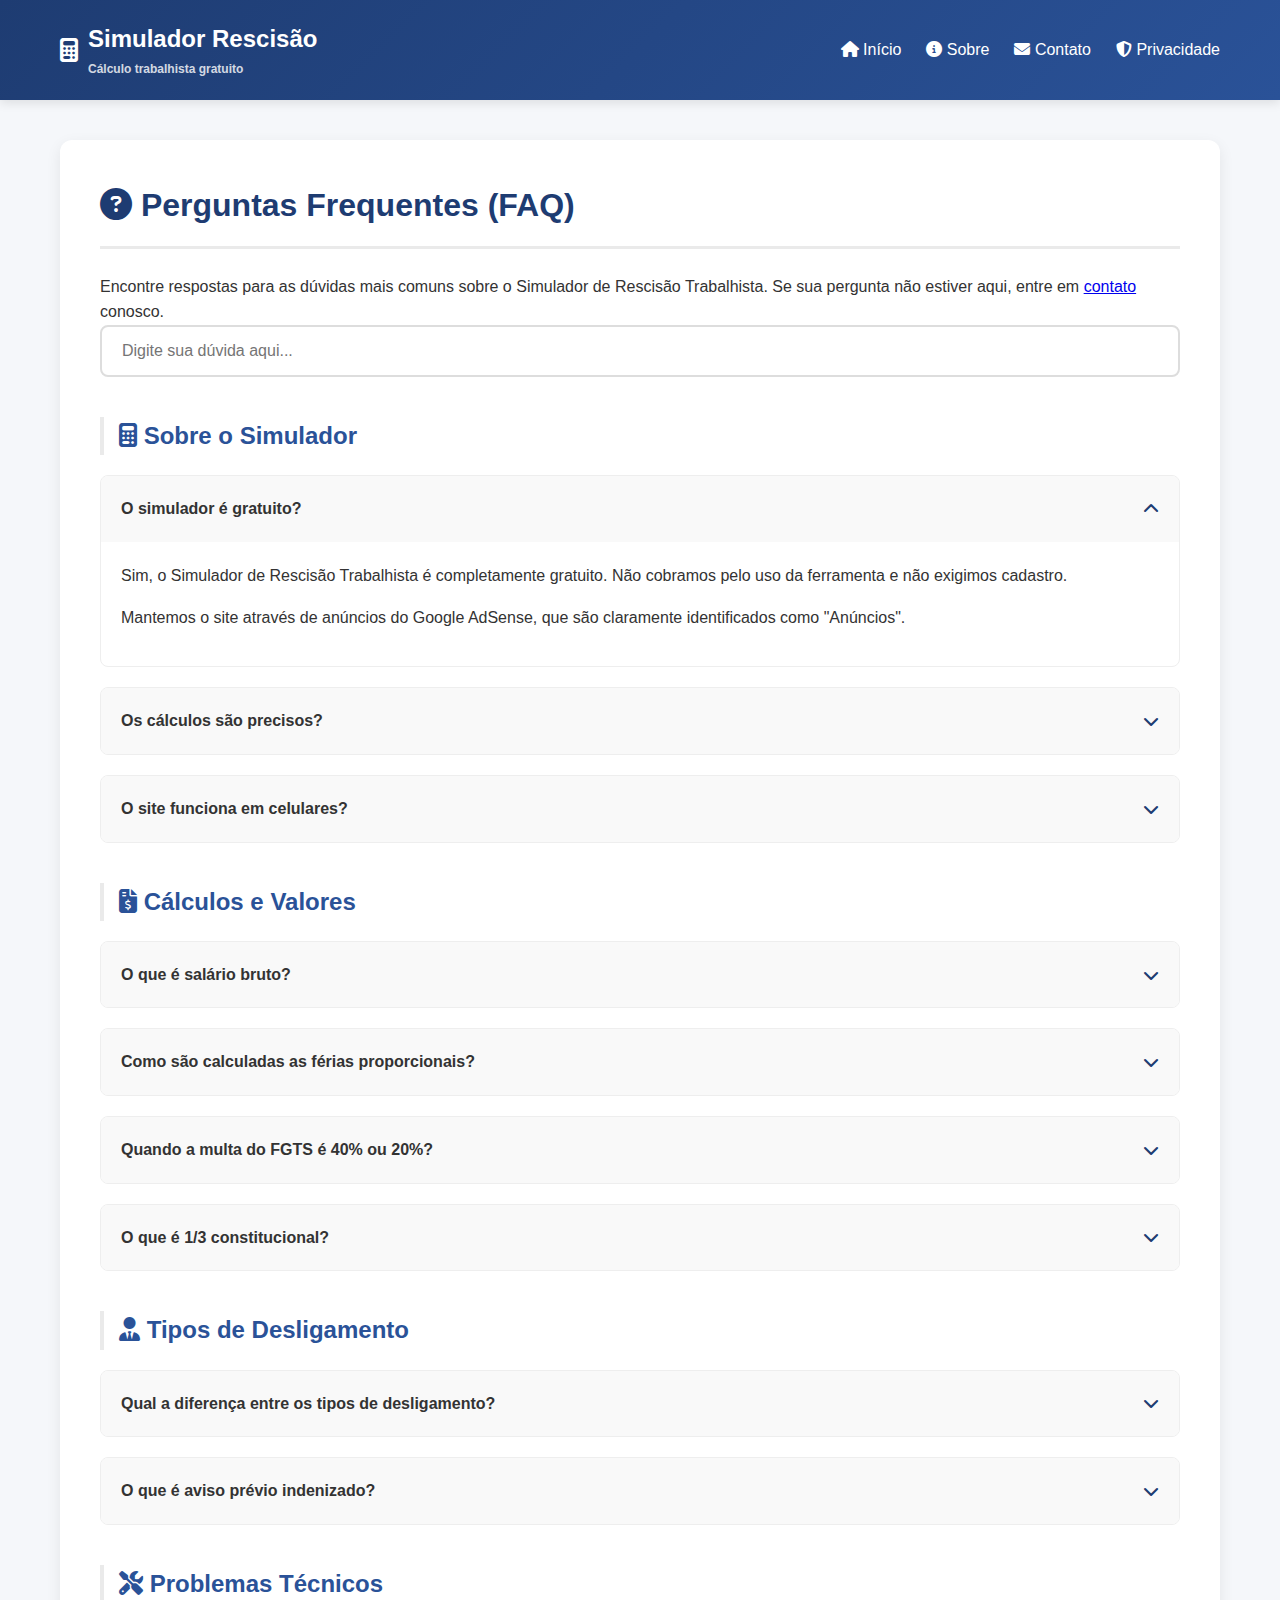
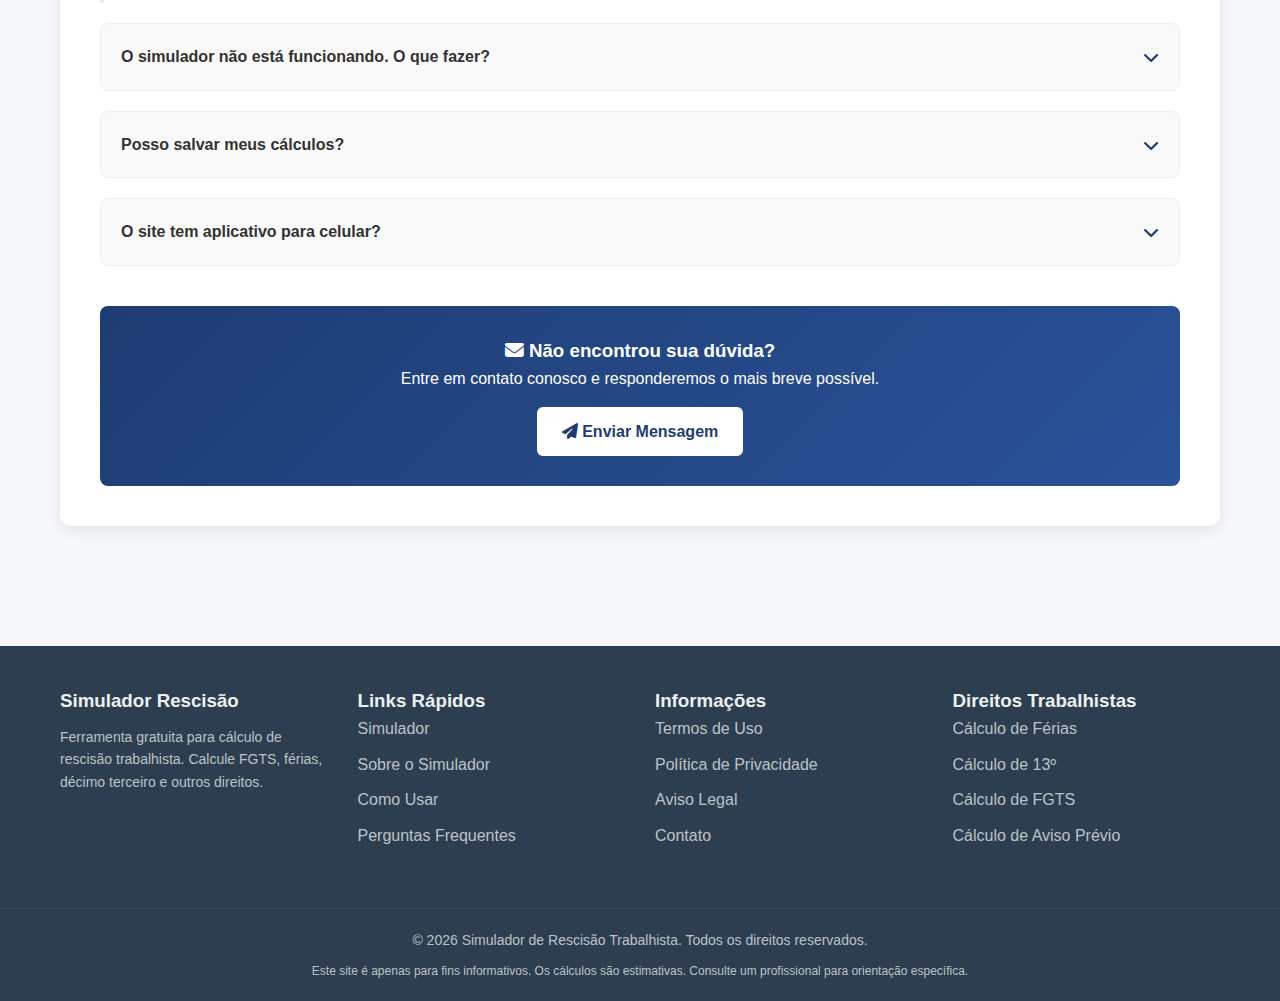
<file: perguntas-frequentes.html>
<!DOCTYPE html>
<html lang="pt-br">
<head>
    <meta charset="UTF-8">
    <meta name="viewport" content="width=device-width, initial-scale=1.0">
    <title>Perguntas Frequentes | Simulador de Rescisão</title>
    <link rel="stylesheet" href="https://cdnjs.cloudflare.com/ajax/libs/font-awesome/6.4.0/css/all.min.css">
    <style>
        * {
            box-sizing: border-box;
            margin: 0;
            padding: 0;
            font-family: 'Segoe UI', Tahoma, Geneva, Verdana, sans-serif;
        }
        
        body {
            background-color: #f5f7fa;
            color: #333;
            line-height: 1.6;
            min-height: 100vh;
            display: flex;
            flex-direction: column;
        }
        
        header {
            background: linear-gradient(135deg, #1e3c72 0%, #2a5298 100%);
            color: white;
            padding: 20px 0;
            box-shadow: 0 3px 10px rgba(0, 0, 0, 0.1);
        }
        
        .header-container {
            max-width: 1200px;
            margin: 0 auto;
            padding: 0 20px;
            display: flex;
            justify-content: space-between;
            align-items: center;
        }
        
        .logo {
            font-size: 24px;
            font-weight: 700;
            display: flex;
            align-items: center;
        }
        
        .logo i {
            margin-right: 10px;
        }
        
        .logo-text {
            display: flex;
            flex-direction: column;
        }
        
        .logo-subtitle {
            font-size: 12px;
            opacity: 0.8;
            margin-top: 2px;
        }
        
        nav {
            display: flex;
        }
        
        .nav-links {
            display: flex;
            list-style: none;
        }
        
        .nav-links li {
            margin-left: 25px;
        }
        
        .nav-links a {
            color: white;
            text-decoration: none;
            font-weight: 500;
            transition: opacity 0.3s;
        }
        
        .nav-links a:hover {
            opacity: 0.9;
        }
        
        .main-content {
            max-width: 1200px;
            margin: 0 auto;
            padding: 40px 20px;
            flex: 1;
        }
        
        .content-page {
            background-color: white;
            border-radius: 12px;
            padding: 40px;
            box-shadow: 0 5px 15px rgba(0, 0, 0, 0.08);
            margin-bottom: 30px;
        }
        
        .content-page h1 {
            color: #1e3c72;
            margin-bottom: 25px;
            font-size: 32px;
            border-bottom: 3px solid #eaeaea;
            padding-bottom: 15px;
        }
        
        .content-page h2 {
            color: #2a5298;
            margin: 40px 0 20px;
            font-size: 24px;
            padding-left: 15px;
            border-left: 4px solid #eaeaea;
        }
        
        .faq-category {
            margin-bottom: 40px;
        }
        
        .faq-item {
            margin-bottom: 20px;
            border: 1px solid #eee;
            border-radius: 8px;
            overflow: hidden;
        }
        
        .faq-question {
            padding: 20px;
            background-color: #f9f9f9;
            cursor: pointer;
            display: flex;
            justify-content: space-between;
            align-items: center;
            font-weight: 600;
            color: #333;
            transition: background-color 0.3s;
        }
        
        .faq-question:hover {
            background-color: #f0f0f0;
        }
        
        .faq-question i {
            color: #1e3c72;
            transition: transform 0.3s;
        }
        
        .faq-answer {
            padding: 0 20px;
            max-height: 0;
            overflow: hidden;
            transition: all 0.3s ease;
        }
        
        .faq-answer.open {
            padding: 20px;
            max-height: 1000px;
        }
        
        .faq-answer p {
            margin-bottom: 15px;
            line-height: 1.7;
        }
        
        .faq-answer ul {
            margin-left: 20px;
            margin-bottom: 15px;
        }
        
        .faq-answer li {
            margin-bottom: 8px;
            line-height: 1.6;
        }
        
        .search-box {
            margin-bottom: 40px;
        }
        
        .search-box input {
            width: 100%;
            padding: 15px 20px;
            border: 2px solid #ddd;
            border-radius: 8px;
            font-size: 16px;
            transition: border-color 0.3s;
        }
        
        .search-box input:focus {
            border-color: #1e3c72;
            outline: none;
        }
        
        .contact-prompt {
            background: linear-gradient(135deg, #1e3c72, #2a5298);
            color: white;
            padding: 30px;
            border-radius: 8px;
            text-align: center;
            margin-top: 40px;
        }
        
        footer {
            background-color: #2c3e50;
            color: #ecf0f1;
            margin-top: 50px;
        }
        
        .footer-container {
            max-width: 1200px;
            margin: 0 auto;
            padding: 40px 20px 20px;
            display: grid;
            grid-template-columns: repeat(4, 1fr);
            gap: 30px;
        }
        
        @media (max-width: 768px) {
            .footer-container {
                grid-template-columns: repeat(2, 1fr);
            }
        }
        
        @media (max-width: 480px) {
            .footer-container {
                grid-template-columns: 1fr;
            }
        }
        
        .footer-column h3 {
            font-size: 18px;
            margin-bottom: 20px;
            color: #fff;
        }
        
        .footer-links {
            list-style: none;
        }
        
        .footer-links li {
            margin-bottom: 10px;
        }
        
        .footer-links a {
            color: #bdc3c7;
            text-decoration: none;
            transition: color 0.3s;
        }
        
        .footer-links a:hover {
            color: #fff;
        }
        
        .copyright {
            text-align: center;
            padding: 20px;
            margin-top: 30px;
            border-top: 1px solid #34495e;
            color: #bdc3c7;
            font-size: 14px;
        }
        
        @media (max-width: 768px) {
            .header-container {
                flex-direction: column;
                text-align: center;
            }
            
            .nav-links {
                margin-top: 15px;
                flex-direction: column;
            }
            
            .nav-links li {
                margin: 5px 0;
            }
            
            .content-page {
                padding: 25px;
            }
        }
    </style>
</head>
<body>
    <header>
        <div class="header-container">
            <div class="logo">
                <i class="fas fa-calculator"></i>
                <div class="logo-text">
                    <span>Simulador Rescisão</span>
                    <span class="logo-subtitle">Cálculo trabalhista gratuito</span>
                </div>
            </div>
            
            <nav>
                <ul class="nav-links">
                    <li><a href="index.html"><i class="fas fa-home"></i> Início</a></li>
                    <li><a href="sobre.html"><i class="fas fa-info-circle"></i> Sobre</a></li>
                    <li><a href="contato.html"><i class="fas fa-envelope"></i> Contato</a></li>
                    <li><a href="politica-privacidade.html"><i class="fas fa-shield-alt"></i> Privacidade</a></li>
                </ul>
            </nav>
        </div>
    </header>
    
    <main class="main-content">
        <div class="content-page">
            <h1><i class="fas fa-question-circle"></i> Perguntas Frequentes (FAQ)</h1>
            
            <p>Encontre respostas para as dúvidas mais comuns sobre o Simulador de Rescisão Trabalhista. Se sua pergunta não estiver aqui, entre em <a href="contato.html">contato</a> conosco.</p>
            
            <div class="search-box">
                <input type="text" id="faqSearch" placeholder="Digite sua dúvida aqui...">
            </div>
            
            <div class="faq-category">
                <h2><i class="fas fa-calculator"></i> Sobre o Simulador</h2>
                
                <div class="faq-item">
                    <div class="faq-question">
                        <span>O simulador é gratuito?</span>
                        <i class="fas fa-chevron-down"></i>
                    </div>
                    <div class="faq-answer">
                        <p>Sim, o Simulador de Rescisão Trabalhista é completamente gratuito. Não cobramos pelo uso da ferramenta e não exigimos cadastro.</p>
                        <p>Mantemos o site através de anúncios do Google AdSense, que são claramente identificados como "Anúncios".</p>
                    </div>
                </div>
                
                <div class="faq-item">
                    <div class="faq-question">
                        <span>Os cálculos são precisos?</span>
                        <i class="fas fa-chevron-down"></i>
                    </div>
                    <div class="faq-answer">
                        <p>Os cálculos são <strong>estimativas baseadas na legislação trabalhista brasileira (CLT)</strong>. Utilizamos as fórmulas oficiais para cada componente da rescisão.</p>
                        <p>No entanto, é importante entender que:</p>
                        <ul>
                            <li>Os resultados são aproximações matemáticas</li>
                            <li>Situações específicas podem alterar os valores</li>
                            <li>Convenções coletivas podem modificar alguns direitos</li>
                            <li>Para valores oficiais, consulte um contador ou advogado</li>
                        </ul>
                    </div>
                </div>
                
                <div class="faq-item">
                    <div class="faq-question">
                        <span>O site funciona em celulares?</span>
                        <i class="fas fa-chevron-down"></i>
                    </div>
                    <div class="faq-answer">
                        <p>Sim, o Simulador de Rescisão é totalmente responsivo e funciona perfeitamente em:</p>
                        <ul>
                            <li>Smartphones (Android e iPhone)</li>
                            <li>Tablets</li>
                            <li>Computadores desktop e notebooks</li>
                        </ul>
                        <p>O design se adapta automaticamente ao tamanho da tela do seu dispositivo.</p>
                    </div>
                </div>
            </div>
            
            <div class="faq-category">
                <h2><i class="fas fa-file-invoice-dollar"></i> Cálculos e Valores</h2>
                
                <div class="faq-item">
                    <div class="faq-question">
                        <span>O que é salário bruto?</span>
                        <i class="fas fa-chevron-down"></i>
                    </div>
                    <div class="faq-answer">
                        <p>Salário bruto é o valor do seu salário <strong>antes de qualquer desconto</strong>. Inclui:</p>
                        <ul>
                            <li>Salário base</li>
                            <li>Adicionais (periculosidade, insalubridade)</li>
                            <li>Horas extras habituais</li>
                        </ul>
                        <p>Não inclui benefícios como vale-refeição, vale-transporte ou plano de saúde.</p>
                        <p><strong>Dica:</strong> Consulte seu holerite para encontrar o salário bruto.</p>
                    </div>
                </div>
                
                <div class="faq-item">
                    <div class="faq-question">
                        <span>Como são calculadas as férias proporcionais?</span>
                        <i class="fas fa-chevron-down"></i>
                    </div>
                    <div class="faq-answer">
                        <p>As férias proporcionais são calculadas com base nos meses trabalhados no ano da rescisão:</p>
                        <ul>
                            <li>Cada mês trabalhado dá direito a 1/12 do valor das férias</li>
                            <li>15 dias ou mais de trabalho no mês contam como mês completo</li>
                            <li>Menos de 15 dias não contam para o cálculo</li>
                        </ul>
                        <p><strong>Exemplo:</strong> Salário de R$ 3.000,00, 8 meses trabalhados:</p>
                        <p>Férias proporcionais = (R$ 3.000,00 ÷ 12) × 8 = R$ 2.000,00</p>
                        <p>Mais 1/3 constitucional = R$ 2.000,00 ÷ 3 = R$ 666,67</p>
                        <p>Total = R$ 2.666,67</p>
                    </div>
                </div>
                
                <div class="faq-item">
                    <div class="faq-question">
                        <span>Quando a multa do FGTS é 40% ou 20%?</span>
                        <i class="fas fa-chevron-down"></i>
                    </div>
                    <div class="faq-answer">
                        <p>A multa do FGTS varia conforme o tipo de desligamento:</p>
                        <ul>
                            <li><strong>40%:</strong> Demissão sem justa causa pelo empregador</li>
                            <li><strong>20%:</strong> Pedido de demissão (se o trabalhador optar por sacar o FGTS)</li>
                            <li><strong>0%:</strong> Demissão por justa causa</li>
                        </ul>
                        <p>A multa é calculada sobre o saldo total da conta vinculada do FGTS.</p>
                    </div>
                </div>
                
                <div class="faq-item">
                    <div class="faq-question">
                        <span>O que é 1/3 constitucional?</span>
                        <i class="fas fa-chevron-down"></i>
                    </div>
                    <div class="faq-answer">
                        <p>O 1/3 constitucional é um adicional de férias garantido pela Constituição Federal. Corresponde a 33,33% do valor das férias.</p>
                        <p>É devido sobre:</p>
                        <ul>
                            <li>Férias vencidas não gozadas</li>
                            <li>Férias proporcionais</li>
                        </ul>
                        <p><strong>Importante:</strong> É calculado sobre o valor total das férias, não sobre o salário.</p>
                    </div>
                </div>
            </div>
            
            <div class="faq-category">
                <h2><i class="fas fa-user-tie"></i> Tipos de Desligamento</h2>
                
                <div class="faq-item">
                    <div class="faq-question">
                        <span>Qual a diferença entre os tipos de desligamento?</span>
                        <i class="fas fa-chevron-down"></i>
                    </div>
                    <div class="faq-answer">
                        <p><strong>1. Demissão sem justa causa:</strong></p>
                        <ul>
                            <li>Iniciativa do empregador</li>
                            <li>Trabalhador tem direito a todos os benefícios</li>
                            <li>Multa de 40% do FGTS</li>
                            <li>Pode dar direito ao seguro-desemprego</li>
                        </ul>
                        
                        <p><strong>2. Pedido de demissão:</strong></p>
                        <ul>
                            <li>Iniciativa do trabalhador</li>
                            <li>Direito a férias proporcionais e 13º</li>
                            <li>Multa de 20% do FGTS (se optar por sacar)</li>
                            <li>Não tem direito ao seguro-desemprego</li>
                        </ul>
                        
                        <p><strong>3. Demissão por justa causa:</strong></p>
                        <ul>
                            <li>Iniciativa do empregador por falta grave</li>
                            <li>Não tem direito a quase nenhum benefício</li>
                            <li>Apenas saldo de salário</li>
                            <li>Sem multa do FGTS</li>
                        </ul>
                    </div>
                </div>
                
                <div class="faq-item">
                    <div class="faq-question">
                        <span>O que é aviso prévio indenizado?</span>
                        <i class="fas fa-chevron-down"></i>
                    </div>
                    <div class="faq-answer">
                        <p>O aviso prévio indenizado ocorre quando o trabalhador <strong>não trabalha</strong> durante o período do aviso prévio, mas recebe o valor correspondente.</p>
                        <p>Pode acontecer em duas situações:</p>
                        <ul>
                            <li><strong>Indenizado:</strong> Trabalhador opta por não trabalhar</li>
                            <li><strong>Dispensado:</strong> Empregador dispensa o trabalho durante o aviso</li>
                        </ul>
                        <p>Em ambos os casos, o valor do aviso prévio é pago normalmente.</p>
                    </div>
                </div>
            </div>
            
            <div class="faq-category">
                <h2><i class="fas fa-tools"></i> Problemas Técnicos</h2>
                
                <div class="faq-item">
                    <div class="faq-question">
                        <span>O simulador não está funcionando. O que fazer?</span>
                        <i class="fas fa-chevron-down"></i>
                    </div>
                    <div class="faq-answer">
                        <p>Se o simulador não estiver funcionando corretamente, tente estas soluções:</p>
                        <ol>
                            <li><strong>Atualize a página:</strong> Pressione F5 ou o botão de atualizar do navegador</li>
                            <li><strong>Limpe o cache:</strong> Vá nas configurações do navegador e limpe o cache</li>
                            <li><strong>Tente outro navegador:</strong> Use Chrome, Firefox, Edge ou Safari</li>
                            <li><strong>Verifique a conexão:</strong> Certifique-se de que está conectado à internet</li>
                            <li><strong>Desative extensões:</strong> Algumas extensões podem interferir</li>
                        </ol>
                        <p>Se o problema persistir, entre em <a href="contato.html">contato</a> conosco.</p>
                    </div>
                </div>
                
                <div class="faq-item">
                    <div class="faq-question">
                        <span>Posso salvar meus cálculos?</span>
                        <i class="fas fa-chevron-down"></i>
                    </div>
                    <div class="faq-answer">
                        <p>Sim, você pode salvar seus cálculos de duas formas:</p>
                        <ol>
                            <li><strong>Exportar para PDF:</strong> Clique no botão "Exportar PDF" para baixar um relatório completo</li>
                            <li><strong>Print da tela:</strong> Use a função de impressão do navegador (Ctrl+P)</li>
                            <li><strong>Captura de tela:</strong> Faça um print screen no seu dispositivo</li>
                        </ol>
                        <p><strong>Nota:</strong> Não armazenamos seus cálculos em nossos servidores por questões de privacidade.</p>
                    </div>
                </div>
                
                <div class="faq-item">
                    <div class="faq-question">
                        <span>O site tem aplicativo para celular?</span>
                        <i class="fas fa-chevron-down"></i>
                    </div>
                    <div class="faq-answer">
                        <p>Atualmente, o Simulador de Rescisão está disponível apenas como site. No entanto, ele é um <strong>PWA (Progressive Web App)</strong>, o que significa que você pode instalá-lo no seu celular como se fosse um aplicativo:</p>
                        <ol>
                            <li>Acesse o site pelo navegador do celular</li>
                            <li>Procure a opção "Adicionar à tela inicial" ou "Instalar aplicativo"</li>
                            <li>Confirme a instalação</li>
                        </ol>
                        <p>Depois de instalado, o simulador funcionará offline e terá um ícone na tela inicial.</p>
                    </div>
                </div>
            </div>
            
            <div class="contact-prompt">
                <h3><i class="fas fa-envelope"></i> Não encontrou sua dúvida?</h3>
                <p>Entre em contato conosco e responderemos o mais breve possível.</p>
                <a href="contato.html" style="display: inline-block; background-color: white; color: #1e3c72; padding: 12px 25px; border-radius: 6px; text-decoration: none; font-weight: bold; margin-top: 15px;">
                    <i class="fas fa-paper-plane"></i> Enviar Mensagem
                </a>
            </div>
        </div>
    </main>
    
    <footer>
        <div class="footer-container">
            <div>
                <h3>Simulador Rescisão</h3>
                <p style="color: #bdc3c7; margin-top: 10px; font-size: 14px;">
                    Ferramenta gratuita para cálculo de rescisão trabalhista. 
                    Calcule FGTS, férias, décimo terceiro e outros direitos.
                </p>
            </div>
            
            <div>
                <h3>Links Rápidos</h3>
                <ul class="footer-links">
                    <li><a href="index.html">Simulador</a></li>
                    <li><a href="sobre.html">Sobre o Simulador</a></li>
                    <li><a href="como-usar.html">Como Usar</a></li>
                    <li><a href="perguntas-frequentes.html">Perguntas Frequentes</a></li>
                </ul>
            </div>
            
            <div>
                <h3>Informações</h3>
                <ul class="footer-links">
                    <li><a href="termos-de-uso.html">Termos de Uso</a></li>
                    <li><a href="politica-privacidade.html">Política de Privacidade</a></li>
                    <li><a href="disclaimer.html">Aviso Legal</a></li>
                    <li><a href="contato.html">Contato</a></li>
                </ul>
            </div>
            
            <div>
                <h3>Direitos Trabalhistas</h3>
                <ul class="footer-links">
                    <li><a href="calculo-ferias.html">Cálculo de Férias</a></li>
                    <li><a href="calculo-decimo-terceiro.html">Cálculo de 13º</a></li>
                    <li><a href="calculo-fgts.html">Cálculo de FGTS</a></li>
                    <li><a href="calculo-aviso-previo.html">Cálculo de Aviso Prévio</a></li>
                </ul>
            </div>
        </div>
        
        <div class="copyright">
            <p>© 2026 Simulador de Rescisão Trabalhista. Todos os direitos reservados.</p>
            <p style="margin-top: 10px; font-size: 12px;">
                Este site é apenas para fins informativos. Os cálculos são estimativas.
                Consulte um profissional para orientação específica.
            </p>
        </div>
    </footer>
    
    <script>
        document.addEventListener('DOMContentLoaded', function() {
            // FAQ accordion functionality
            const faqQuestions = document.querySelectorAll('.faq-question');
            
            faqQuestions.forEach(question => {
                question.addEventListener('click', function() {
                    const answer = this.nextElementSibling;
                    const icon = this.querySelector('i');
                    
                    // Close all other answers
                    document.querySelectorAll('.faq-answer').forEach(item => {
                        if (item !== answer && item.classList.contains('open')) {
                            item.classList.remove('open');
                            item.previousElementSibling.querySelector('i').classList.remove('fa-chevron-up');
                            item.previousElementSibling.querySelector('i').classList.add('fa-chevron-down');
                        }
                    });
                    
                    // Toggle current answer
                    if (answer.classList.contains('open')) {
                        answer.classList.remove('open');
                        icon.classList.remove('fa-chevron-up');
                        icon.classList.add('fa-chevron-down');
                    } else {
                        answer.classList.add('open');
                        icon.classList.remove('fa-chevron-down');
                        icon.classList.add('fa-chevron-up');
                    }
                });
            });
            
            // FAQ search functionality
            const searchInput = document.getElementById('faqSearch');
            
            searchInput.addEventListener('input', function() {
                const searchTerm = this.value.toLowerCase().trim();
                const faqItems = document.querySelectorAll('.faq-item');
                
                if (searchTerm === '') {
                    // Show all FAQ items
                    faqItems.forEach(item => {
                        item.style.display = 'block';
                    });
                    return;
                }
                
                faqItems.forEach(item => {
                    const question = item.querySelector('.faq-question span').textContent.toLowerCase();
                    const answer = item.querySelector('.faq-answer').textContent.toLowerCase();
                    
                    if (question.includes(searchTerm) || answer.includes(searchTerm)) {
                        item.style.display = 'block';
                        
                        // Open the answer if it contains the search term
                        const answerElement = item.querySelector('.faq-answer');
                        if (answer.includes(searchTerm) && !answerElement.classList.contains('open')) {
                            item.querySelector('.faq-question').click();
                        }
                    } else {
                        item.style.display = 'none';
                    }
                });
            });
            
            // Open first FAQ item by default
            if (faqQuestions.length > 0) {
                faqQuestions[0].click();
            }
        });
    </script>
</body>
</html>
</file>
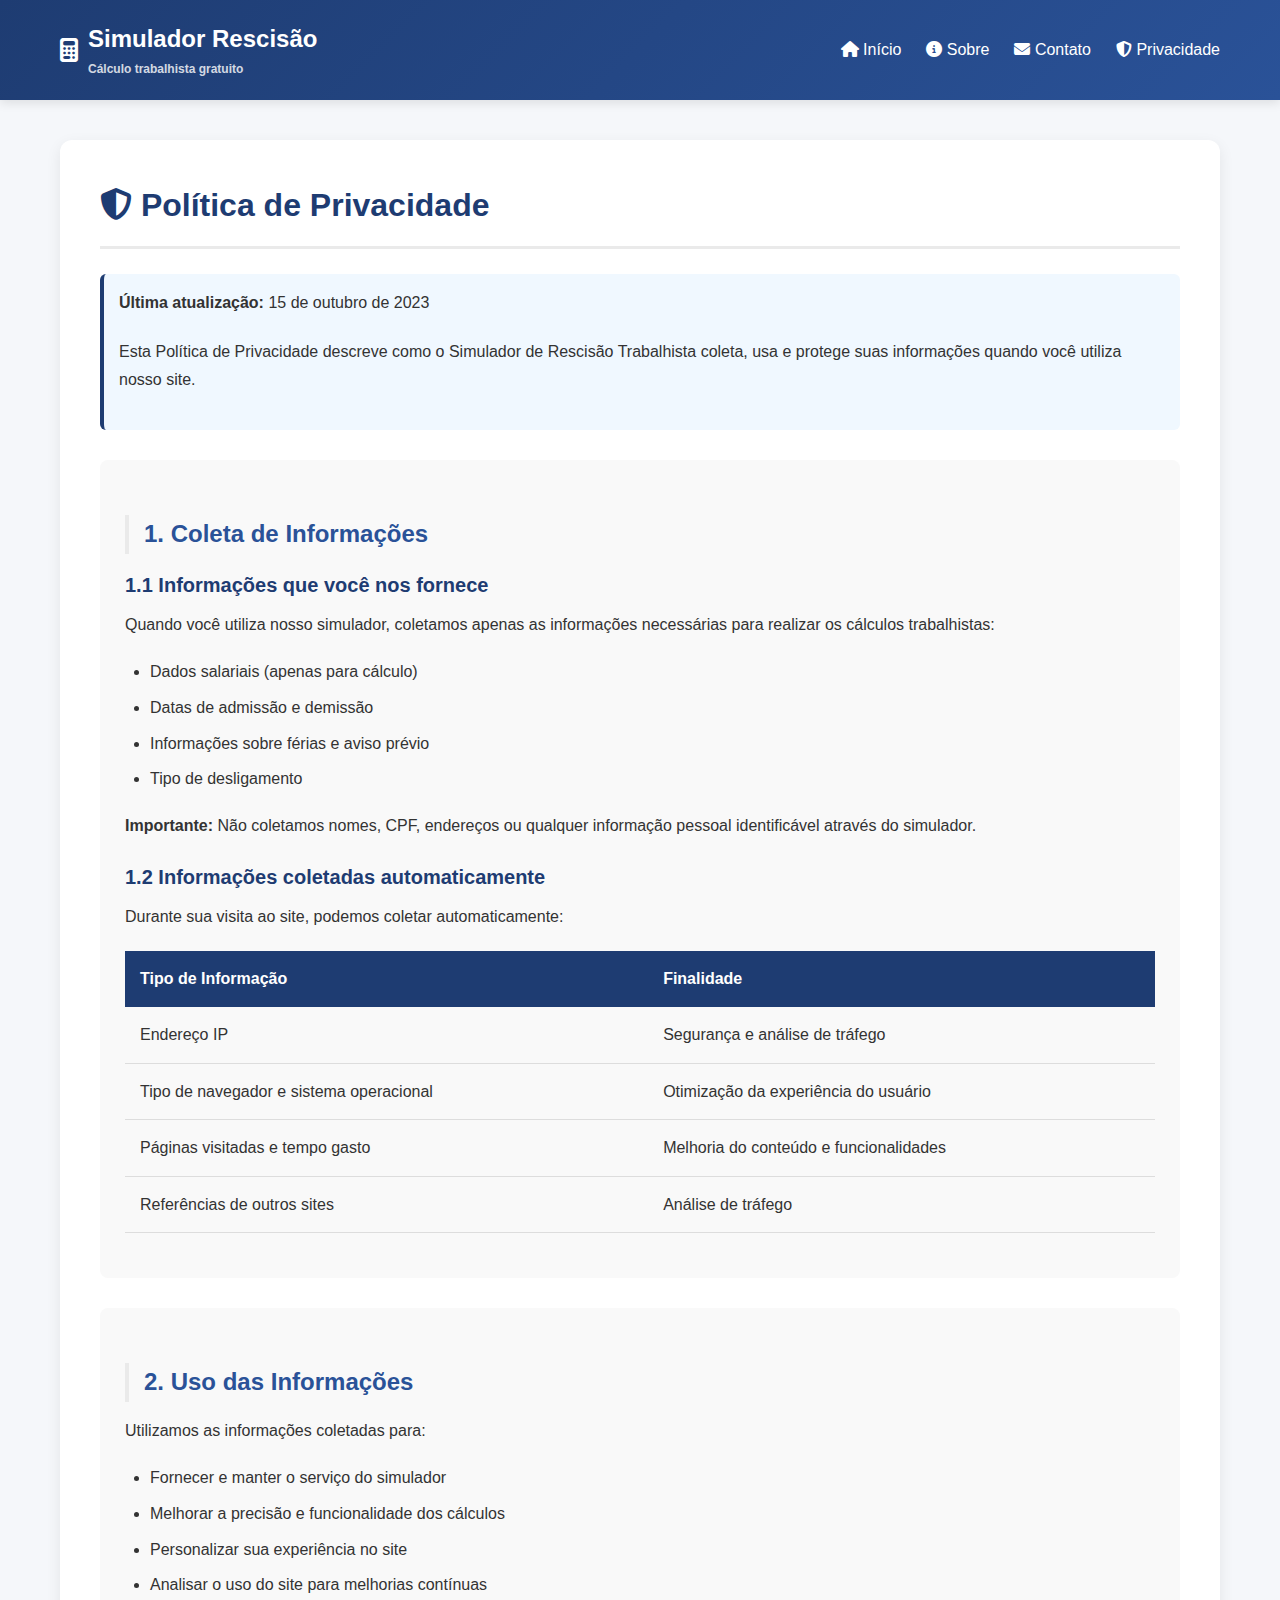
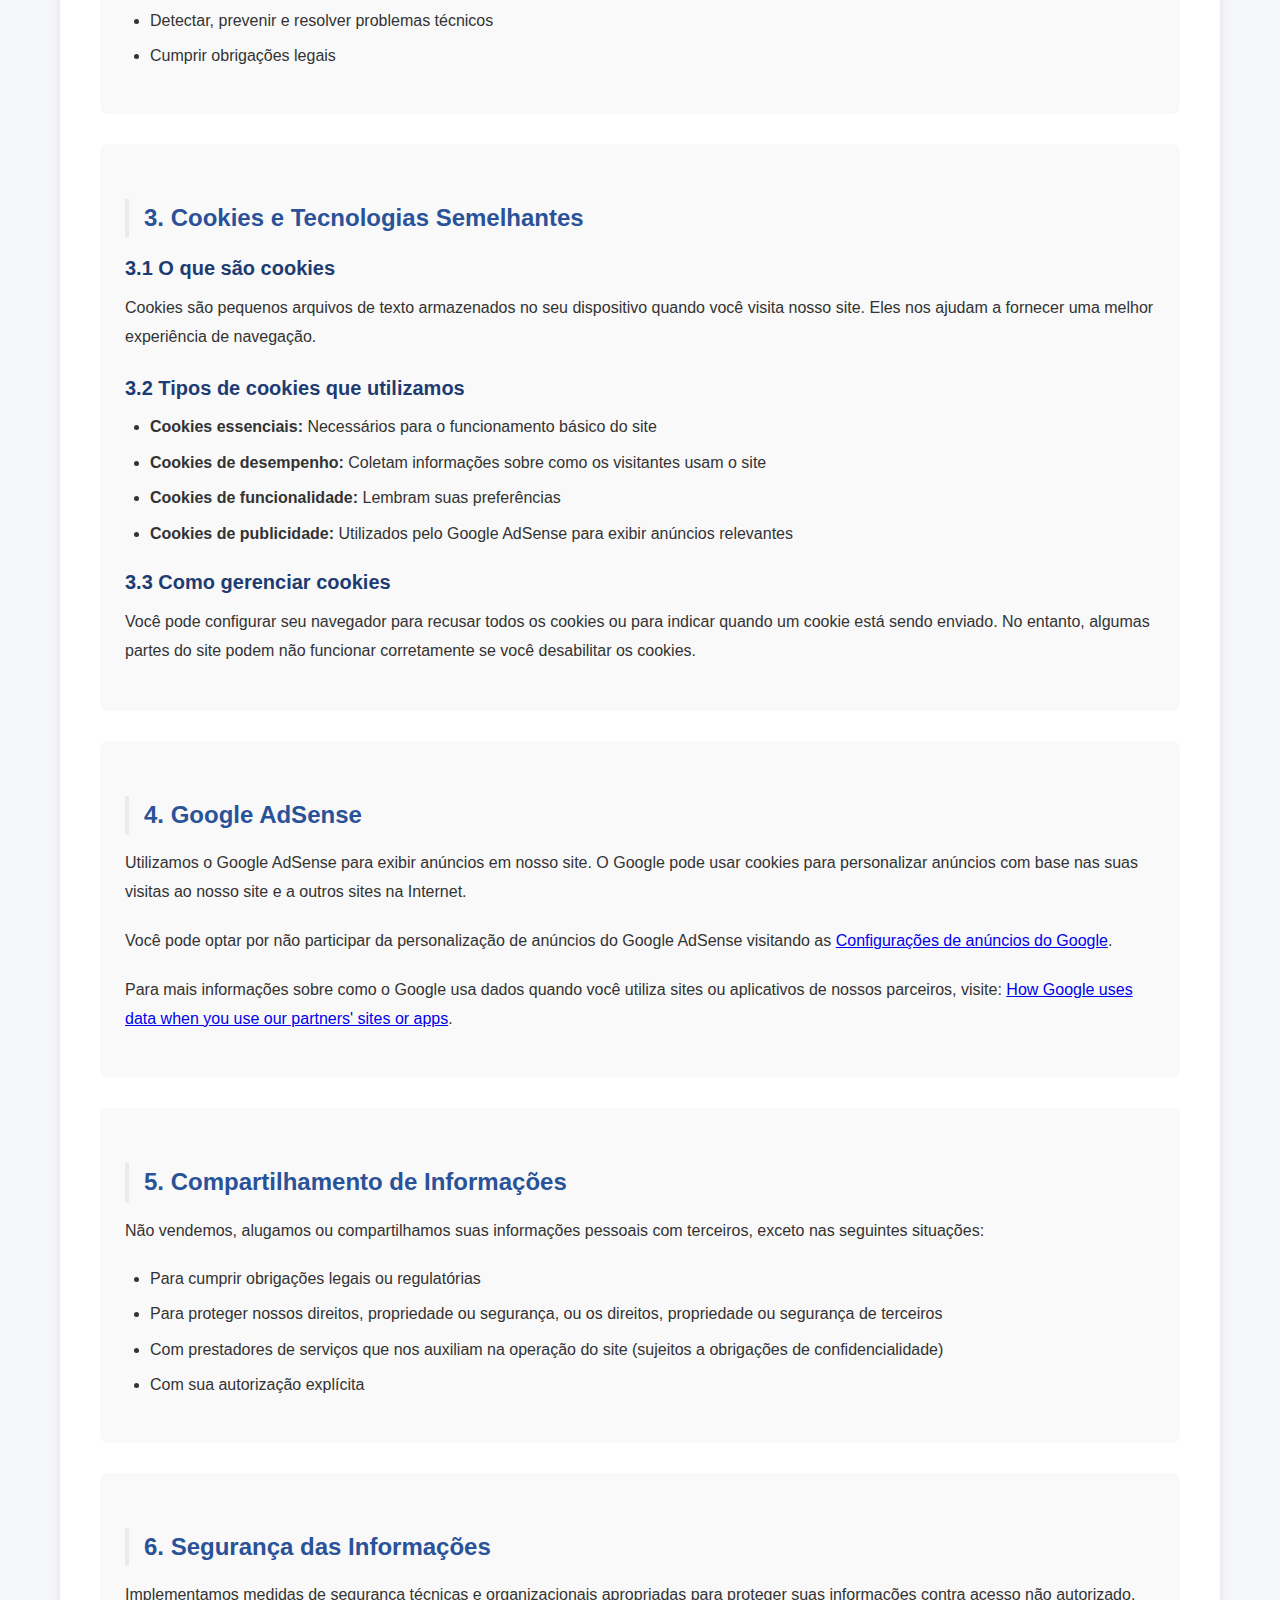
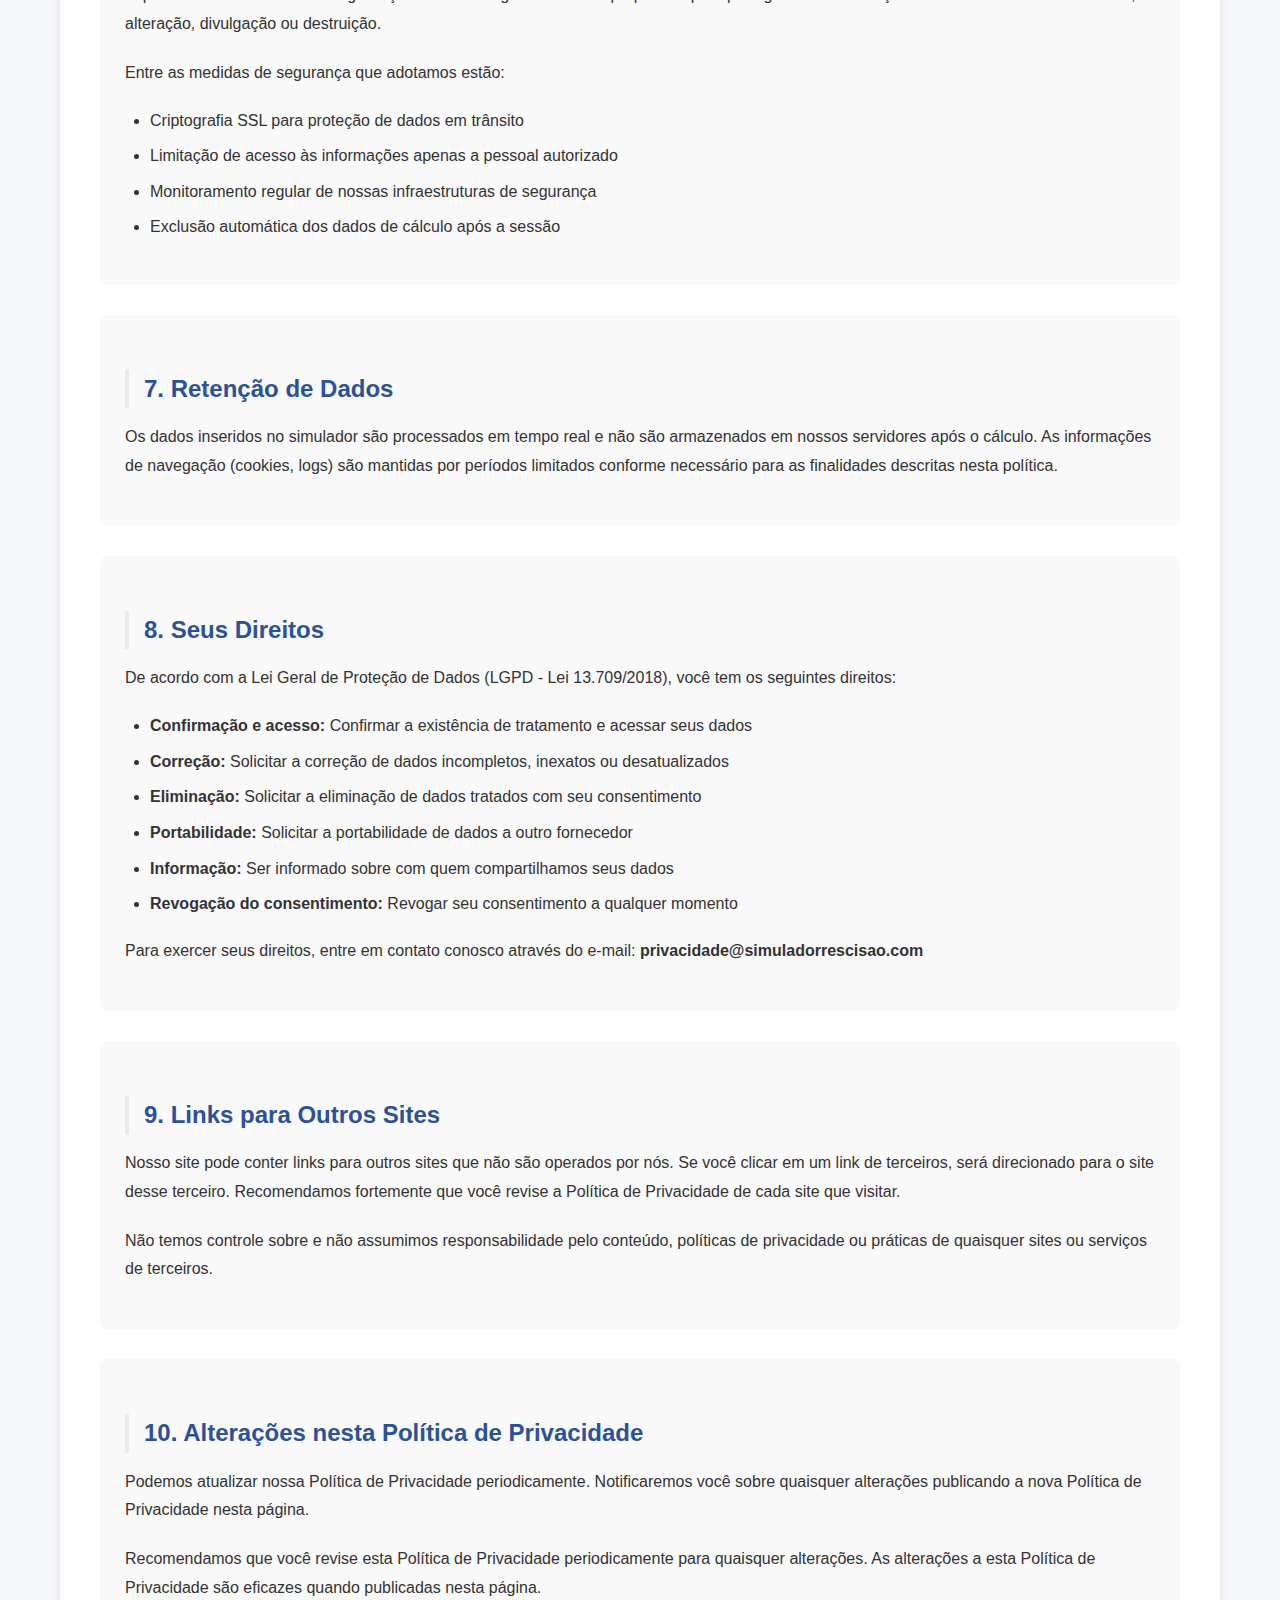
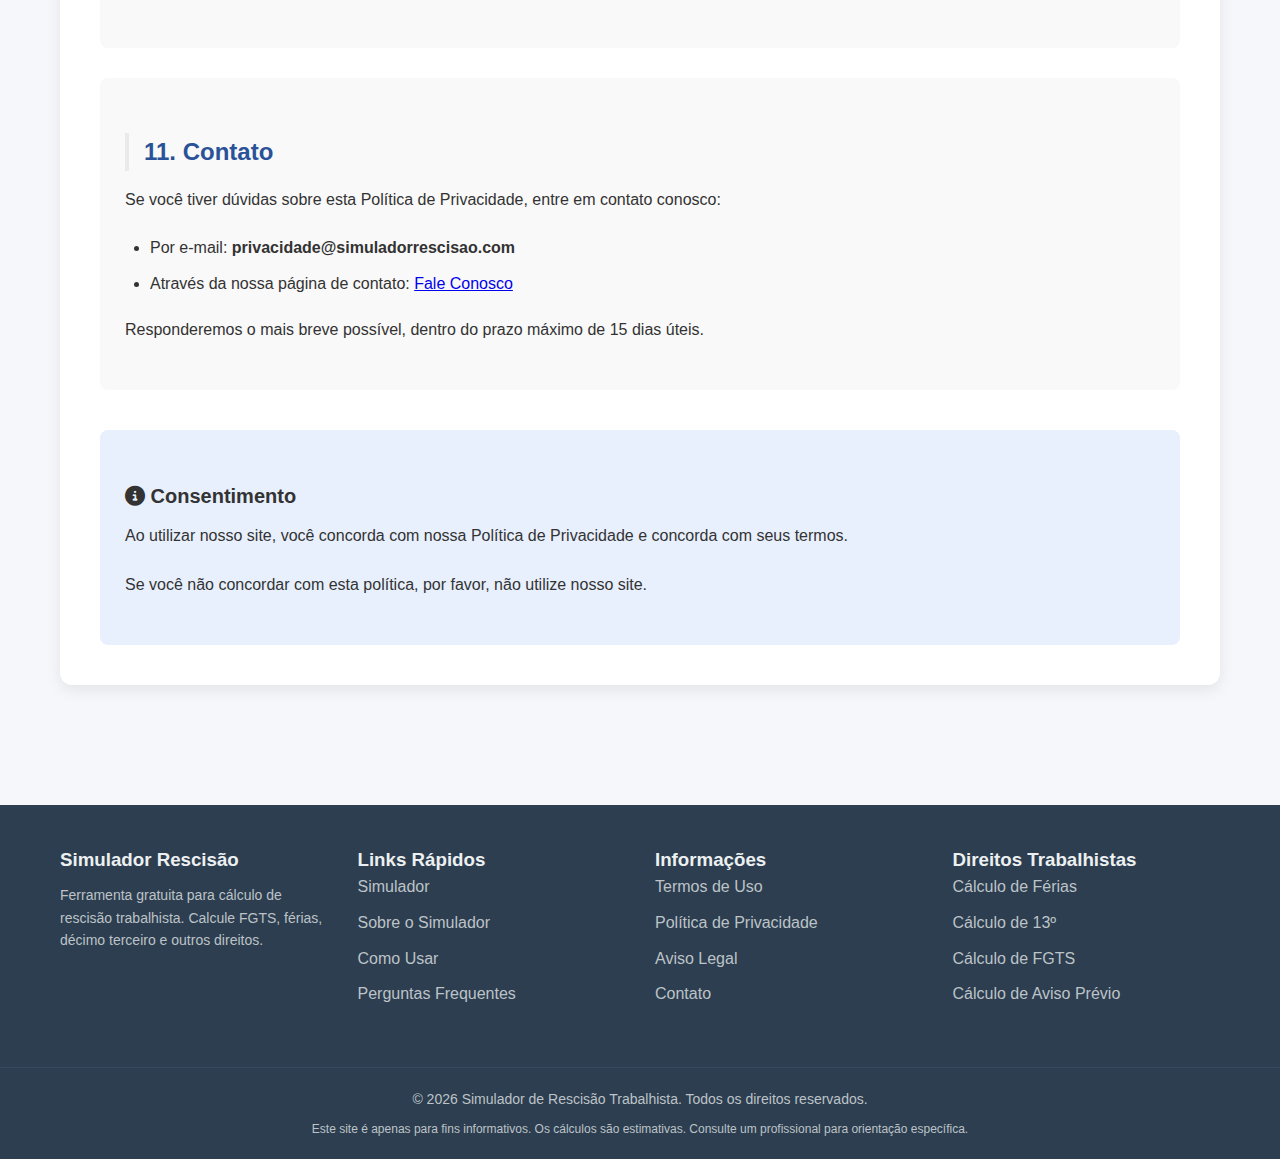
<file: politica-privacidade.html>
<!DOCTYPE html>
<html lang="pt-br">
<head>
    <meta charset="UTF-8">
    <meta name="viewport" content="width=device-width, initial-scale=1.0">
    <title>Política de Privacidade | Simulador de Rescisão Trabalhista</title>
    <link rel="stylesheet" href="https://cdnjs.cloudflare.com/ajax/libs/font-awesome/6.4.0/css/all.min.css">
    <style>
        * {
            box-sizing: border-box;
            margin: 0;
            padding: 0;
            font-family: 'Segoe UI', Tahoma, Geneva, Verdana, sans-serif;
        }
        
        body {
            background-color: #f5f7fa;
            color: #333;
            line-height: 1.6;
            min-height: 100vh;
            display: flex;
            flex-direction: column;
        }
        
        header {
            background: linear-gradient(135deg, #1e3c72 0%, #2a5298 100%);
            color: white;
            padding: 20px 0;
            box-shadow: 0 3px 10px rgba(0, 0, 0, 0.1);
        }
        
        .header-container {
            max-width: 1200px;
            margin: 0 auto;
            padding: 0 20px;
            display: flex;
            justify-content: space-between;
            align-items: center;
        }
        
        .logo {
            font-size: 24px;
            font-weight: 700;
            display: flex;
            align-items: center;
        }
        
        .logo i {
            margin-right: 10px;
        }
        
        .logo-text {
            display: flex;
            flex-direction: column;
        }
        
        .logo-subtitle {
            font-size: 12px;
            opacity: 0.8;
            margin-top: 2px;
        }
        
        nav {
            display: flex;
        }
        
        .nav-links {
            display: flex;
            list-style: none;
        }
        
        .nav-links li {
            margin-left: 25px;
        }
        
        .nav-links a {
            color: white;
            text-decoration: none;
            font-weight: 500;
            transition: opacity 0.3s;
        }
        
        .nav-links a:hover {
            opacity: 0.9;
        }
        
        .main-content {
            max-width: 1200px;
            margin: 0 auto;
            padding: 40px 20px;
            flex: 1;
        }
        
        .content-page {
            background-color: white;
            border-radius: 12px;
            padding: 40px;
            box-shadow: 0 5px 15px rgba(0, 0, 0, 0.08);
            margin-bottom: 30px;
        }
        
        .content-page h1 {
            color: #1e3c72;
            margin-bottom: 25px;
            font-size: 32px;
            border-bottom: 3px solid #eaeaea;
            padding-bottom: 15px;
        }
        
        .content-page h2 {
            color: #2a5298;
            margin: 30px 0 15px;
            font-size: 24px;
            padding-left: 15px;
            border-left: 4px solid #eaeaea;
        }
        
        .content-page h3 {
            color: #333;
            margin: 25px 0 10px;
            font-size: 20px;
        }
        
        .content-page p {
            margin-bottom: 20px;
            font-size: 16px;
            line-height: 1.8;
        }
        
        .content-page ul, .content-page ol {
            margin-left: 25px;
            margin-bottom: 20px;
        }
        
        .content-page li {
            margin-bottom: 10px;
            font-size: 16px;
            line-height: 1.6;
        }
        
        .update-date {
            background-color: #f0f8ff;
            padding: 15px;
            border-radius: 6px;
            margin-bottom: 30px;
            border-left: 4px solid #1e3c72;
        }
        
        .privacy-section {
            margin-bottom: 30px;
            padding: 25px;
            background-color: #f9f9f9;
            border-radius: 8px;
        }
        
        .privacy-section h3 {
            color: #1e3c72;
            margin-top: 0;
        }
        
        .data-table {
            width: 100%;
            border-collapse: collapse;
            margin: 20px 0;
        }
        
        .data-table th {
            background-color: #1e3c72;
            color: white;
            padding: 15px;
            text-align: left;
        }
        
        .data-table td {
            padding: 15px;
            border-bottom: 1px solid #ddd;
        }
        
        .data-table tr:nth-child(even) {
            background-color: #f9f9f9;
        }
        
        footer {
            background-color: #2c3e50;
            color: #ecf0f1;
            margin-top: 50px;
        }
        
        .footer-container {
            max-width: 1200px;
            margin: 0 auto;
            padding: 40px 20px 20px;
            display: grid;
            grid-template-columns: repeat(4, 1fr);
            gap: 30px;
        }
        
        @media (max-width: 768px) {
            .footer-container {
                grid-template-columns: repeat(2, 1fr);
            }
        }
        
        @media (max-width: 480px) {
            .footer-container {
                grid-template-columns: 1fr;
            }
        }
        
        .footer-column h3 {
            font-size: 18px;
            margin-bottom: 20px;
            color: #fff;
        }
        
        .footer-links {
            list-style: none;
        }
        
        .footer-links li {
            margin-bottom: 10px;
        }
        
        .footer-links a {
            color: #bdc3c7;
            text-decoration: none;
            transition: color 0.3s;
        }
        
        .footer-links a:hover {
            color: #fff;
        }
        
        .copyright {
            text-align: center;
            padding: 20px;
            margin-top: 30px;
            border-top: 1px solid #34495e;
            color: #bdc3c7;
            font-size: 14px;
        }
        
        @media (max-width: 768px) {
            .header-container {
                flex-direction: column;
                text-align: center;
            }
            
            .nav-links {
                margin-top: 15px;
                flex-direction: column;
            }
            
            .nav-links li {
                margin: 5px 0;
            }
            
            .content-page {
                padding: 25px;
            }
        }
    </style>
</head>
<body>
    <header>
        <div class="header-container">
            <div class="logo">
                <i class="fas fa-calculator"></i>
                <div class="logo-text">
                    <span>Simulador Rescisão</span>
                    <span class="logo-subtitle">Cálculo trabalhista gratuito</span>
                </div>
            </div>
            
            <nav>
                <ul class="nav-links">
                    <li><a href="index.html"><i class="fas fa-home"></i> Início</a></li>
                    <li><a href="sobre.html"><i class="fas fa-info-circle"></i> Sobre</a></li>
                    <li><a href="contato.html"><i class="fas fa-envelope"></i> Contato</a></li>
                    <li><a href="politica-privacidade.html"><i class="fas fa-shield-alt"></i> Privacidade</a></li>
                </ul>
            </nav>
        </div>
    </header>
    
    <main class="main-content">
        <div class="content-page">
            <h1><i class="fas fa-shield-alt"></i> Política de Privacidade</h1>
            
            <div class="update-date">
                <p><strong>Última atualização:</strong> 15 de outubro de 2023</p>
                <p>Esta Política de Privacidade descreve como o Simulador de Rescisão Trabalhista coleta, usa e protege suas informações quando você utiliza nosso site.</p>
            </div>
            
            <div class="privacy-section">
                <h2>1. Coleta de Informações</h2>
                <h3>1.1 Informações que você nos fornece</h3>
                <p>Quando você utiliza nosso simulador, coletamos apenas as informações necessárias para realizar os cálculos trabalhistas:</p>
                <ul>
                    <li>Dados salariais (apenas para cálculo)</li>
                    <li>Datas de admissão e demissão</li>
                    <li>Informações sobre férias e aviso prévio</li>
                    <li>Tipo de desligamento</li>
                </ul>
                <p><strong>Importante:</strong> Não coletamos nomes, CPF, endereços ou qualquer informação pessoal identificável através do simulador.</p>
                
                <h3>1.2 Informações coletadas automaticamente</h3>
                <p>Durante sua visita ao site, podemos coletar automaticamente:</p>
                <table class="data-table">
                    <tr>
                        <th>Tipo de Informação</th>
                        <th>Finalidade</th>
                    </tr>
                    <tr>
                        <td>Endereço IP</td>
                        <td>Segurança e análise de tráfego</td>
                    </tr>
                    <tr>
                        <td>Tipo de navegador e sistema operacional</td>
                        <td>Otimização da experiência do usuário</td>
                    </tr>
                    <tr>
                        <td>Páginas visitadas e tempo gasto</td>
                        <td>Melhoria do conteúdo e funcionalidades</td>
                    </tr>
                    <tr>
                        <td>Referências de outros sites</td>
                        <td>Análise de tráfego</td>
                    </tr>
                </table>
            </div>
            
            <div class="privacy-section">
                <h2>2. Uso das Informações</h2>
                <p>Utilizamos as informações coletadas para:</p>
                <ul>
                    <li>Fornecer e manter o serviço do simulador</li>
                    <li>Melhorar a precisão e funcionalidade dos cálculos</li>
                    <li>Personalizar sua experiência no site</li>
                    <li>Analisar o uso do site para melhorias contínuas</li>
                    <li>Detectar, prevenir e resolver problemas técnicos</li>
                    <li>Cumprir obrigações legais</li>
                </ul>
            </div>
            
            <div class="privacy-section">
                <h2>3. Cookies e Tecnologias Semelhantes</h2>
                <h3>3.1 O que são cookies</h3>
                <p>Cookies são pequenos arquivos de texto armazenados no seu dispositivo quando você visita nosso site. Eles nos ajudam a fornecer uma melhor experiência de navegação.</p>
                
                <h3>3.2 Tipos de cookies que utilizamos</h3>
                <ul>
                    <li><strong>Cookies essenciais:</strong> Necessários para o funcionamento básico do site</li>
                    <li><strong>Cookies de desempenho:</strong> Coletam informações sobre como os visitantes usam o site</li>
                    <li><strong>Cookies de funcionalidade:</strong> Lembram suas preferências</li>
                    <li><strong>Cookies de publicidade:</strong> Utilizados pelo Google AdSense para exibir anúncios relevantes</li>
                </ul>
                
                <h3>3.3 Como gerenciar cookies</h3>
                <p>Você pode configurar seu navegador para recusar todos os cookies ou para indicar quando um cookie está sendo enviado. No entanto, algumas partes do site podem não funcionar corretamente se você desabilitar os cookies.</p>
            </div>
            
            <div class="privacy-section">
                <h2>4. Google AdSense</h2>
                <p>Utilizamos o Google AdSense para exibir anúncios em nosso site. O Google pode usar cookies para personalizar anúncios com base nas suas visitas ao nosso site e a outros sites na Internet.</p>
                
                <p>Você pode optar por não participar da personalização de anúncios do Google AdSense visitando as <a href="https://adssettings.google.com/" target="_blank">Configurações de anúncios do Google</a>.</p>
                
                <p>Para mais informações sobre como o Google usa dados quando você utiliza sites ou aplicativos de nossos parceiros, visite: <a href="https://policies.google.com/technologies/partner-sites" target="_blank">How Google uses data when you use our partners' sites or apps</a>.</p>
            </div>
            
            <div class="privacy-section">
                <h2>5. Compartilhamento de Informações</h2>
                <p>Não vendemos, alugamos ou compartilhamos suas informações pessoais com terceiros, exceto nas seguintes situações:</p>
                <ul>
                    <li>Para cumprir obrigações legais ou regulatórias</li>
                    <li>Para proteger nossos direitos, propriedade ou segurança, ou os direitos, propriedade ou segurança de terceiros</li>
                    <li>Com prestadores de serviços que nos auxiliam na operação do site (sujeitos a obrigações de confidencialidade)</li>
                    <li>Com sua autorização explícita</li>
                </ul>
            </div>
            
            <div class="privacy-section">
                <h2>6. Segurança das Informações</h2>
                <p>Implementamos medidas de segurança técnicas e organizacionais apropriadas para proteger suas informações contra acesso não autorizado, alteração, divulgação ou destruição.</p>
                
                <p>Entre as medidas de segurança que adotamos estão:</p>
                <ul>
                    <li>Criptografia SSL para proteção de dados em trânsito</li>
                    <li>Limitação de acesso às informações apenas a pessoal autorizado</li>
                    <li>Monitoramento regular de nossas infraestruturas de segurança</li>
                    <li>Exclusão automática dos dados de cálculo após a sessão</li>
                </ul>
            </div>
            
            <div class="privacy-section">
                <h2>7. Retenção de Dados</h2>
                <p>Os dados inseridos no simulador são processados em tempo real e não são armazenados em nossos servidores após o cálculo. As informações de navegação (cookies, logs) são mantidas por períodos limitados conforme necessário para as finalidades descritas nesta política.</p>
            </div>
            
            <div class="privacy-section">
                <h2>8. Seus Direitos</h2>
                <p>De acordo com a Lei Geral de Proteção de Dados (LGPD - Lei 13.709/2018), você tem os seguintes direitos:</p>
                <ul>
                    <li><strong>Confirmação e acesso:</strong> Confirmar a existência de tratamento e acessar seus dados</li>
                    <li><strong>Correção:</strong> Solicitar a correção de dados incompletos, inexatos ou desatualizados</li>
                    <li><strong>Eliminação:</strong> Solicitar a eliminação de dados tratados com seu consentimento</li>
                    <li><strong>Portabilidade:</strong> Solicitar a portabilidade de dados a outro fornecedor</li>
                    <li><strong>Informação:</strong> Ser informado sobre com quem compartilhamos seus dados</li>
                    <li><strong>Revogação do consentimento:</strong> Revogar seu consentimento a qualquer momento</li>
                </ul>
                
                <p>Para exercer seus direitos, entre em contato conosco através do e-mail: <strong>privacidade@simuladorrescisao.com</strong></p>
            </div>
            
            <div class="privacy-section">
                <h2>9. Links para Outros Sites</h2>
                <p>Nosso site pode conter links para outros sites que não são operados por nós. Se você clicar em um link de terceiros, será direcionado para o site desse terceiro. Recomendamos fortemente que você revise a Política de Privacidade de cada site que visitar.</p>
                
                <p>Não temos controle sobre e não assumimos responsabilidade pelo conteúdo, políticas de privacidade ou práticas de quaisquer sites ou serviços de terceiros.</p>
            </div>
            
            <div class="privacy-section">
                <h2>10. Alterações nesta Política de Privacidade</h2>
                <p>Podemos atualizar nossa Política de Privacidade periodicamente. Notificaremos você sobre quaisquer alterações publicando a nova Política de Privacidade nesta página.</p>
                
                <p>Recomendamos que você revise esta Política de Privacidade periodicamente para quaisquer alterações. As alterações a esta Política de Privacidade são eficazes quando publicadas nesta página.</p>
            </div>
            
            <div class="privacy-section">
                <h2>11. Contato</h2>
                <p>Se você tiver dúvidas sobre esta Política de Privacidade, entre em contato conosco:</p>
                <ul>
                    <li>Por e-mail: <strong>privacidade@simuladorrescisao.com</strong></li>
                    <li>Através da nossa página de contato: <a href="contato.html">Fale Conosco</a></li>
                </ul>
                
                <p>Responderemos o mais breve possível, dentro do prazo máximo de 15 dias úteis.</p>
            </div>
            
            <div style="background-color: #e8f0fe; padding: 25px; border-radius: 8px; margin-top: 40px;">
                <h3><i class="fas fa-info-circle"></i> Consentimento</h3>
                <p>Ao utilizar nosso site, você concorda com nossa Política de Privacidade e concorda com seus termos.</p>
                <p>Se você não concordar com esta política, por favor, não utilize nosso site.</p>
            </div>
        </div>
    </main>
    
    <footer>
        <div class="footer-container">
            <div>
                <h3>Simulador Rescisão</h3>
                <p style="color: #bdc3c7; margin-top: 10px; font-size: 14px;">
                    Ferramenta gratuita para cálculo de rescisão trabalhista. 
                    Calcule FGTS, férias, décimo terceiro e outros direitos.
                </p>
            </div>
            
            <div>
                <h3>Links Rápidos</h3>
                <ul class="footer-links">
                    <li><a href="index.html">Simulador</a></li>
                    <li><a href="sobre.html">Sobre o Simulador</a></li>
                    <li><a href="como-usar.html">Como Usar</a></li>
                    <li><a href="perguntas-frequentes.html">Perguntas Frequentes</a></li>
                </ul>
            </div>
            
            <div>
                <h3>Informações</h3>
                <ul class="footer-links">
                    <li><a href="termos-de-uso.html">Termos de Uso</a></li>
                    <li><a href="politica-privacidade.html">Política de Privacidade</a></li>
                    <li><a href="disclaimer.html">Aviso Legal</a></li>
                    <li><a href="contato.html">Contato</a></li>
                </ul>
            </div>
            
            <div>
                <h3>Direitos Trabalhistas</h3>
                <ul class="footer-links">
                    <li><a href="calculo-ferias.html">Cálculo de Férias</a></li>
                    <li><a href="calculo-decimo-terceiro.html">Cálculo de 13º</a></li>
                    <li><a href="calculo-fgts.html">Cálculo de FGTS</a></li>
                    <li><a href="calculo-aviso-previo.html">Cálculo de Aviso Prévio</a></li>
                </ul>
            </div>
        </div>
        
        <div class="copyright">
            <p>© 2026 Simulador de Rescisão Trabalhista. Todos os direitos reservados.</p>
            <p style="margin-top: 10px; font-size: 12px;">
                Este site é apenas para fins informativos. Os cálculos são estimativas.
                Consulte um profissional para orientação específica.
            </p>
        </div>
    </footer>
</body>
</html>
</file>
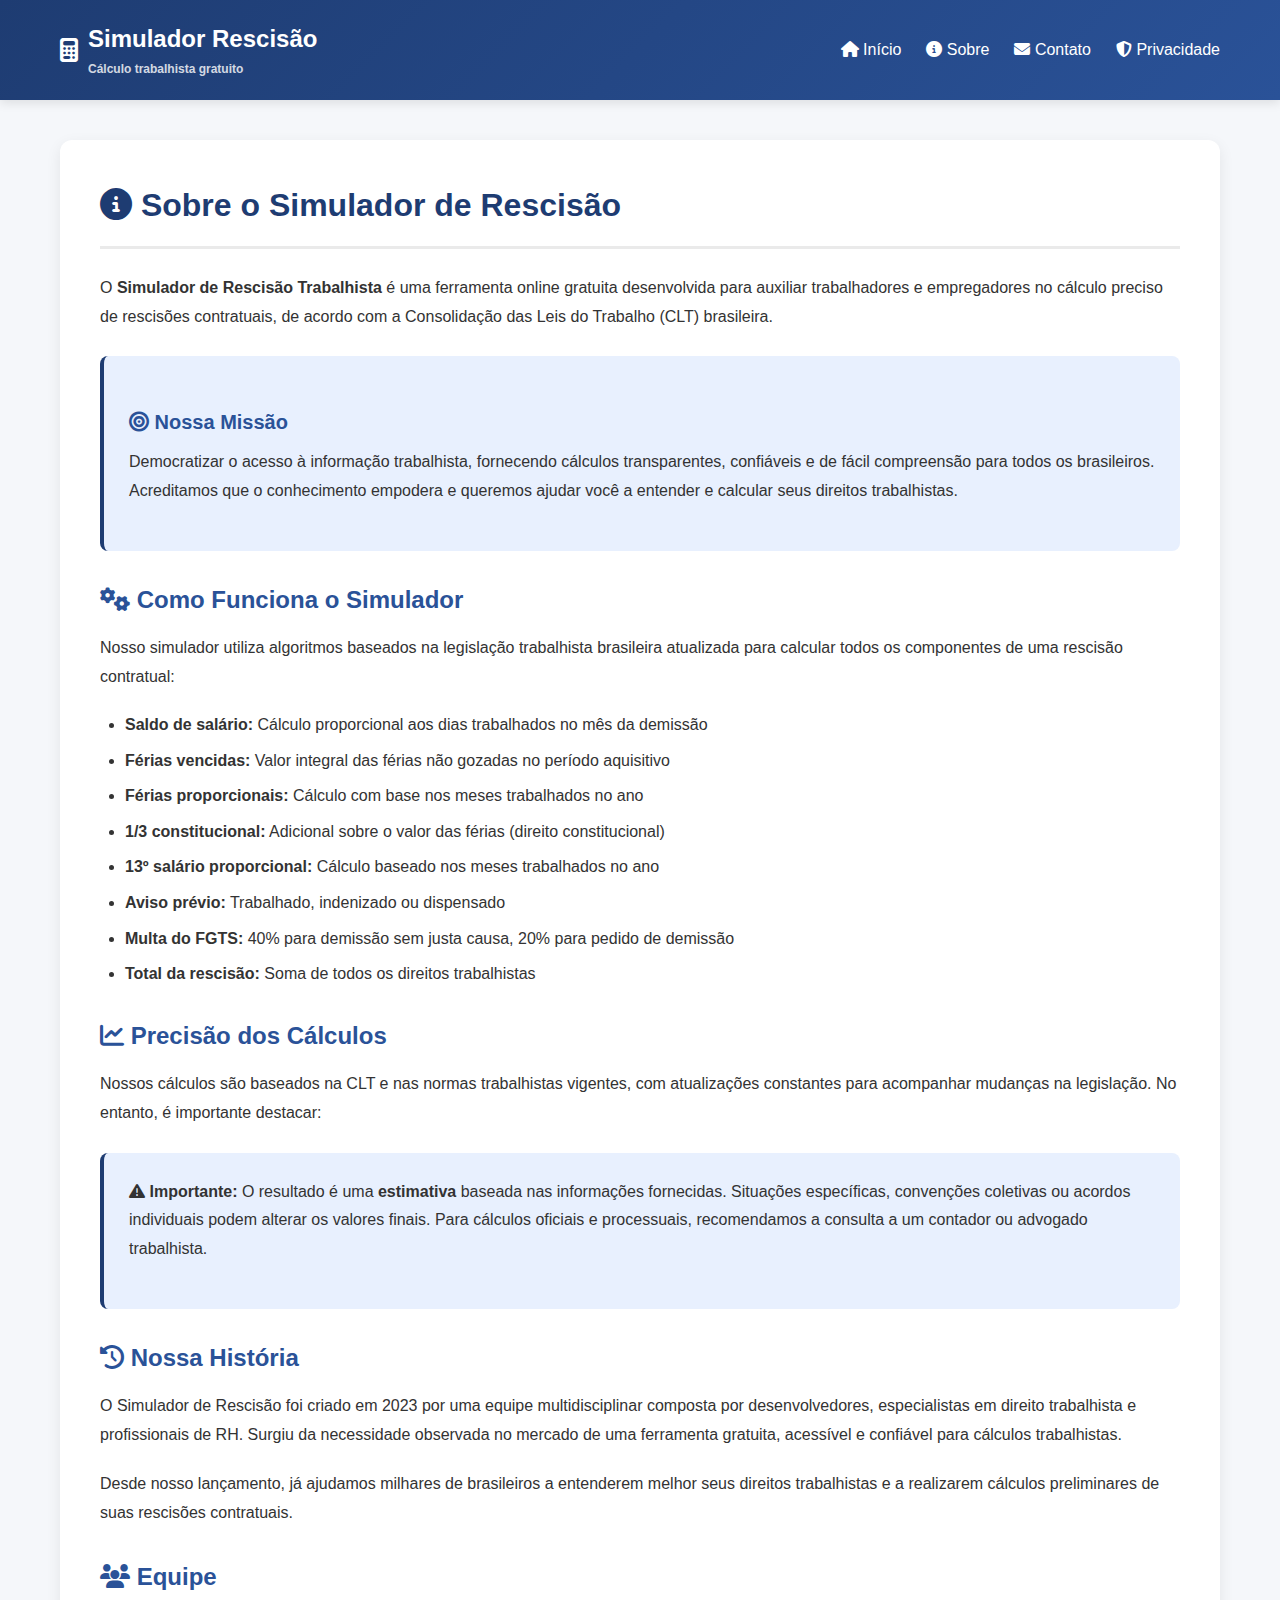
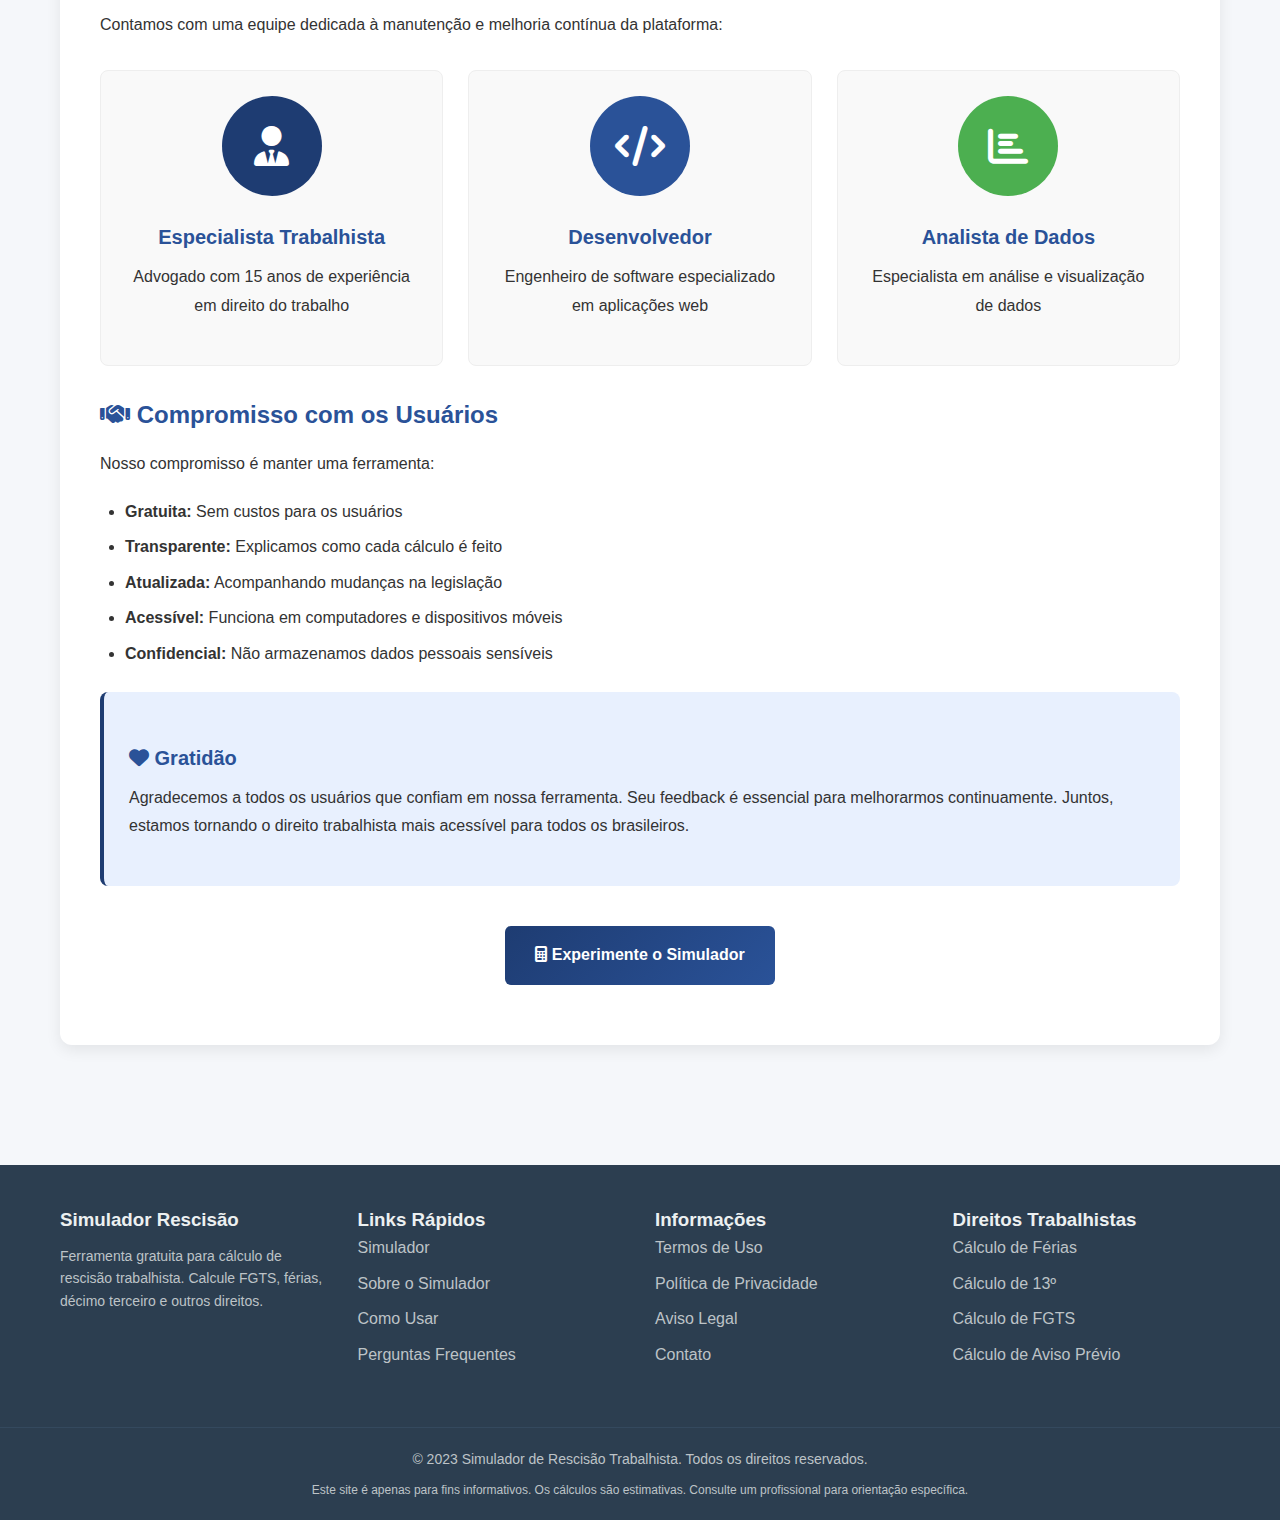
<file: sobre.html>
<!DOCTYPE html>
<html lang="pt-br">
<head>
    <meta charset="UTF-8">
    <meta name="viewport" content="width=device-width, initial-scale=1.0">
    <title>Sobre o Simulador | Simulador de Rescisão Trabalhista</title>
    <link rel="stylesheet" href="https://cdnjs.cloudflare.com/ajax/libs/font-awesome/6.4.0/css/all.min.css">
    <style>
        * {
            box-sizing: border-box;
            margin: 0;
            padding: 0;
            font-family: 'Segoe UI', Tahoma, Geneva, Verdana, sans-serif;
        }
        
        body {
            background-color: #f5f7fa;
            color: #333;
            line-height: 1.6;
            min-height: 100vh;
            display: flex;
            flex-direction: column;
        }
        
        header {
            background: linear-gradient(135deg, #1e3c72 0%, #2a5298 100%);
            color: white;
            padding: 20px 0;
            box-shadow: 0 3px 10px rgba(0, 0, 0, 0.1);
        }
        
        .header-container {
            max-width: 1200px;
            margin: 0 auto;
            padding: 0 20px;
            display: flex;
            justify-content: space-between;
            align-items: center;
        }
        
        .logo {
            font-size: 24px;
            font-weight: 700;
            display: flex;
            align-items: center;
        }
        
        .logo i {
            margin-right: 10px;
        }
        
        .logo-text {
            display: flex;
            flex-direction: column;
        }
        
        .logo-subtitle {
            font-size: 12px;
            opacity: 0.8;
            margin-top: 2px;
        }
        
        nav {
            display: flex;
        }
        
        .nav-links {
            display: flex;
            list-style: none;
        }
        
        .nav-links li {
            margin-left: 25px;
        }
        
        .nav-links a {
            color: white;
            text-decoration: none;
            font-weight: 500;
            transition: opacity 0.3s;
        }
        
        .nav-links a:hover {
            opacity: 0.9;
        }
        
        .main-content {
            max-width: 1200px;
            margin: 0 auto;
            padding: 40px 20px;
            flex: 1;
        }
        
        .content-page {
            background-color: white;
            border-radius: 12px;
            padding: 40px;
            box-shadow: 0 5px 15px rgba(0, 0, 0, 0.08);
            margin-bottom: 30px;
        }
        
        .content-page h1 {
            color: #1e3c72;
            margin-bottom: 25px;
            font-size: 32px;
            border-bottom: 3px solid #eaeaea;
            padding-bottom: 15px;
        }
        
        .content-page h2 {
            color: #2a5298;
            margin: 30px 0 15px;
            font-size: 24px;
        }
        
        .content-page h3 {
            color: #2a5298;
            margin: 25px 0 10px;
            font-size: 20px;
        }
        
        .content-page p {
            margin-bottom: 20px;
            font-size: 16px;
            line-height: 1.8;
        }
        
        .content-page ul, .content-page ol {
            margin-left: 25px;
            margin-bottom: 20px;
        }
        
        .content-page li {
            margin-bottom: 10px;
            font-size: 16px;
            line-height: 1.6;
        }
        
        .highlight-box {
            background-color: #e8f0fe;
            border-left: 4px solid #1e3c72;
            padding: 25px;
            border-radius: 8px;
            margin: 25px 0;
        }
        
        .team-grid {
            display: grid;
            grid-template-columns: repeat(auto-fit, minmax(250px, 1fr));
            gap: 25px;
            margin-top: 30px;
        }
        
        .team-member {
            background-color: #f9f9f9;
            padding: 25px;
            border-radius: 8px;
            text-align: center;
            border: 1px solid #eee;
        }
        
        .team-member img {
            width: 100px;
            height: 100px;
            border-radius: 50%;
            object-fit: cover;
            margin-bottom: 15px;
            background-color: #ddd;
        }
        
        footer {
            background-color: #2c3e50;
            color: #ecf0f1;
            margin-top: 50px;
        }
        
        .footer-container {
            max-width: 1200px;
            margin: 0 auto;
            padding: 40px 20px 20px;
            display: grid;
            grid-template-columns: repeat(4, 1fr);
            gap: 30px;
        }
        
        @media (max-width: 768px) {
            .footer-container {
                grid-template-columns: repeat(2, 1fr);
            }
        }
        
        @media (max-width: 480px) {
            .footer-container {
                grid-template-columns: 1fr;
            }
        }
        
        .footer-column h3 {
            font-size: 18px;
            margin-bottom: 20px;
            color: #fff;
        }
        
        .footer-links {
            list-style: none;
        }
        
        .footer-links li {
            margin-bottom: 10px;
        }
        
        .footer-links a {
            color: #bdc3c7;
            text-decoration: none;
            transition: color 0.3s;
        }
        
        .footer-links a:hover {
            color: #fff;
        }
        
        .copyright {
            text-align: center;
            padding: 20px;
            margin-top: 30px;
            border-top: 1px solid #34495e;
            color: #bdc3c7;
            font-size: 14px;
        }
        
        @media (max-width: 768px) {
            .header-container {
                flex-direction: column;
                text-align: center;
            }
            
            .nav-links {
                margin-top: 15px;
                flex-direction: column;
            }
            
            .nav-links li {
                margin: 5px 0;
            }
            
            .content-page {
                padding: 25px;
            }
            
            .content-page h1 {
                font-size: 28px;
            }
            
            .content-page h2 {
                font-size: 22px;
            }
            
            .content-page h3 {
                font-size: 18px;
            }
        }
    </style>
</head>
<body>
    <header>
        <div class="header-container">
            <div class="logo">
                <i class="fas fa-calculator"></i>
                <div class="logo-text">
                    <span>Simulador Rescisão</span>
                    <span class="logo-subtitle">Cálculo trabalhista gratuito</span>
                </div>
            </div>
            
            <nav>
                <ul class="nav-links">
                    <li><a href="index.html"><i class="fas fa-home"></i> Início</a></li>
                    <li><a href="sobre.html"><i class="fas fa-info-circle"></i> Sobre</a></li>
                    <li><a href="contato.html"><i class="fas fa-envelope"></i> Contato</a></li>
                    <li><a href="politica-privacidade.html"><i class="fas fa-shield-alt"></i> Privacidade</a></li>
                </ul>
            </nav>
        </div>
    </header>
    
    <main class="main-content">
        <div class="content-page">
            <h1><i class="fas fa-info-circle"></i> Sobre o Simulador de Rescisão</h1>
            
            <p>O <strong>Simulador de Rescisão Trabalhista</strong> é uma ferramenta online gratuita desenvolvida para auxiliar trabalhadores e empregadores no cálculo preciso de rescisões contratuais, de acordo com a Consolidação das Leis do Trabalho (CLT) brasileira.</p>
            
            <div class="highlight-box">
                <h3><i class="fas fa-bullseye"></i> Nossa Missão</h3>
                <p>Democratizar o acesso à informação trabalhista, fornecendo cálculos transparentes, confiáveis e de fácil compreensão para todos os brasileiros. Acreditamos que o conhecimento empodera e queremos ajudar você a entender e calcular seus direitos trabalhistas.</p>
            </div>
            
            <h2><i class="fas fa-cogs"></i> Como Funciona o Simulador</h2>
            <p>Nosso simulador utiliza algoritmos baseados na legislação trabalhista brasileira atualizada para calcular todos os componentes de uma rescisão contratual:</p>
            
            <ul>
                <li><strong>Saldo de salário:</strong> Cálculo proporcional aos dias trabalhados no mês da demissão</li>
                <li><strong>Férias vencidas:</strong> Valor integral das férias não gozadas no período aquisitivo</li>
                <li><strong>Férias proporcionais:</strong> Cálculo com base nos meses trabalhados no ano</li>
                <li><strong>1/3 constitucional:</strong> Adicional sobre o valor das férias (direito constitucional)</li>
                <li><strong>13º salário proporcional:</strong> Cálculo baseado nos meses trabalhados no ano</li>
                <li><strong>Aviso prévio:</strong> Trabalhado, indenizado ou dispensado</li>
                <li><strong>Multa do FGTS:</strong> 40% para demissão sem justa causa, 20% para pedido de demissão</li>
                <li><strong>Total da rescisão:</strong> Soma de todos os direitos trabalhistas</li>
            </ul>
            
            <h2><i class="fas fa-chart-line"></i> Precisão dos Cálculos</h2>
            <p>Nossos cálculos são baseados na CLT e nas normas trabalhistas vigentes, com atualizações constantes para acompanhar mudanças na legislação. No entanto, é importante destacar:</p>
            
            <div class="highlight-box">
                <p><i class="fas fa-exclamation-triangle"></i> <strong>Importante:</strong> O resultado é uma <strong>estimativa</strong> baseada nas informações fornecidas. Situações específicas, convenções coletivas ou acordos individuais podem alterar os valores finais. Para cálculos oficiais e processuais, recomendamos a consulta a um contador ou advogado trabalhista.</p>
            </div>
            
            <h2><i class="fas fa-history"></i> Nossa História</h2>
            <p>O Simulador de Rescisão foi criado em 2023 por uma equipe multidisciplinar composta por desenvolvedores, especialistas em direito trabalhista e profissionais de RH. Surgiu da necessidade observada no mercado de uma ferramenta gratuita, acessível e confiável para cálculos trabalhistas.</p>
            
            <p>Desde nosso lançamento, já ajudamos milhares de brasileiros a entenderem melhor seus direitos trabalhistas e a realizarem cálculos preliminares de suas rescisões contratuais.</p>
            
            <h2><i class="fas fa-users"></i> Equipe</h2>
            <p>Contamos com uma equipe dedicada à manutenção e melhoria contínua da plataforma:</p>
            
            <div class="team-grid">
                <div class="team-member">
                    <div style="width: 100px; height: 100px; background-color: #1e3c72; border-radius: 50%; margin: 0 auto 15px; display: flex; align-items: center; justify-content: center; color: white; font-size: 40px;">
                        <i class="fas fa-user-tie"></i>
                    </div>
                    <h3>Especialista Trabalhista</h3>
                    <p>Advogado com 15 anos de experiência em direito do trabalho</p>
                </div>
                
                <div class="team-member">
                    <div style="width: 100px; height: 100px; background-color: #2a5298; border-radius: 50%; margin: 0 auto 15px; display: flex; align-items: center; justify-content: center; color: white; font-size: 40px;">
                        <i class="fas fa-code"></i>
                    </div>
                    <h3>Desenvolvedor</h3>
                    <p>Engenheiro de software especializado em aplicações web</p>
                </div>
                
                <div class="team-member">
                    <div style="width: 100px; height: 100px; background-color: #4CAF50; border-radius: 50%; margin: 0 auto 15px; display: flex; align-items: center; justify-content: center; color: white; font-size: 40px;">
                        <i class="fas fa-chart-bar"></i>
                    </div>
                    <h3>Analista de Dados</h3>
                    <p>Especialista em análise e visualização de dados</p>
                </div>
            </div>
            
            <h2><i class="fas fa-handshake"></i> Compromisso com os Usuários</h2>
            <p>Nosso compromisso é manter uma ferramenta:</p>
            <ul>
                <li><strong>Gratuita:</strong> Sem custos para os usuários</li>
                <li><strong>Transparente:</strong> Explicamos como cada cálculo é feito</li>
                <li><strong>Atualizada:</strong> Acompanhando mudanças na legislação</li>
                <li><strong>Acessível:</strong> Funciona em computadores e dispositivos móveis</li>
                <li><strong>Confidencial:</strong> Não armazenamos dados pessoais sensíveis</li>
            </ul>
            
            <div class="highlight-box">
                <h3><i class="fas fa-heart"></i> Gratidão</h3>
                <p>Agradecemos a todos os usuários que confiam em nossa ferramenta. Seu feedback é essencial para melhorarmos continuamente. Juntos, estamos tornando o direito trabalhista mais acessível para todos os brasileiros.</p>
            </div>
            
            <p style="text-align: center; margin-top: 40px;">
                <a href="index.html" style="display: inline-block; background: linear-gradient(135deg, #1e3c72, #2a5298); color: white; padding: 15px 30px; border-radius: 6px; text-decoration: none; font-weight: bold;">
                    <i class="fas fa-calculator"></i> Experimente o Simulador
                </a>
            </p>
        </div>
    </main>
    
    <footer>
        <div class="footer-container">
            <div>
                <h3>Simulador Rescisão</h3>
                <p style="color: #bdc3c7; margin-top: 10px; font-size: 14px;">
                    Ferramenta gratuita para cálculo de rescisão trabalhista. 
                    Calcule FGTS, férias, décimo terceiro e outros direitos.
                </p>
            </div>
            
            <div>
                <h3>Links Rápidos</h3>
                <ul class="footer-links">
                    <li><a href="index.html">Simulador</a></li>
                    <li><a href="sobre.html">Sobre o Simulador</a></li>
                    <li><a href="como-usar.html">Como Usar</a></li>
                    <li><a href="perguntas-frequentes.html">Perguntas Frequentes</a></li>
                </ul>
            </div>
            
            <div>
                <h3>Informações</h3>
                <ul class="footer-links">
                    <li><a href="termos-de-uso.html">Termos de Uso</a></li>
                    <li><a href="politica-privacidade.html">Política de Privacidade</a></li>
                    <li><a href="disclaimer.html">Aviso Legal</a></li>
                    <li><a href="contato.html">Contato</a></li>
                </ul>
            </div>
            
            <div>
                <h3>Direitos Trabalhistas</h3>
                <ul class="footer-links">
                    <li><a href="calculo-ferias.html">Cálculo de Férias</a></li>
                    <li><a href="calculo-decimo-terceiro.html">Cálculo de 13º</a></li>
                    <li><a href="calculo-fgts.html">Cálculo de FGTS</a></li>
                    <li><a href="calculo-aviso-previo.html">Cálculo de Aviso Prévio</a></li>
                </ul>
            </div>
        </div>
        
        <div class="copyright">
            <p>© 2023 Simulador de Rescisão Trabalhista. Todos os direitos reservados.</p>
            <p style="margin-top: 10px; font-size: 12px;">
                Este site é apenas para fins informativos. Os cálculos são estimativas.
                Consulte um profissional para orientação específica.
            </p>
        </div>
    </footer>
</body>
</html>
</file>
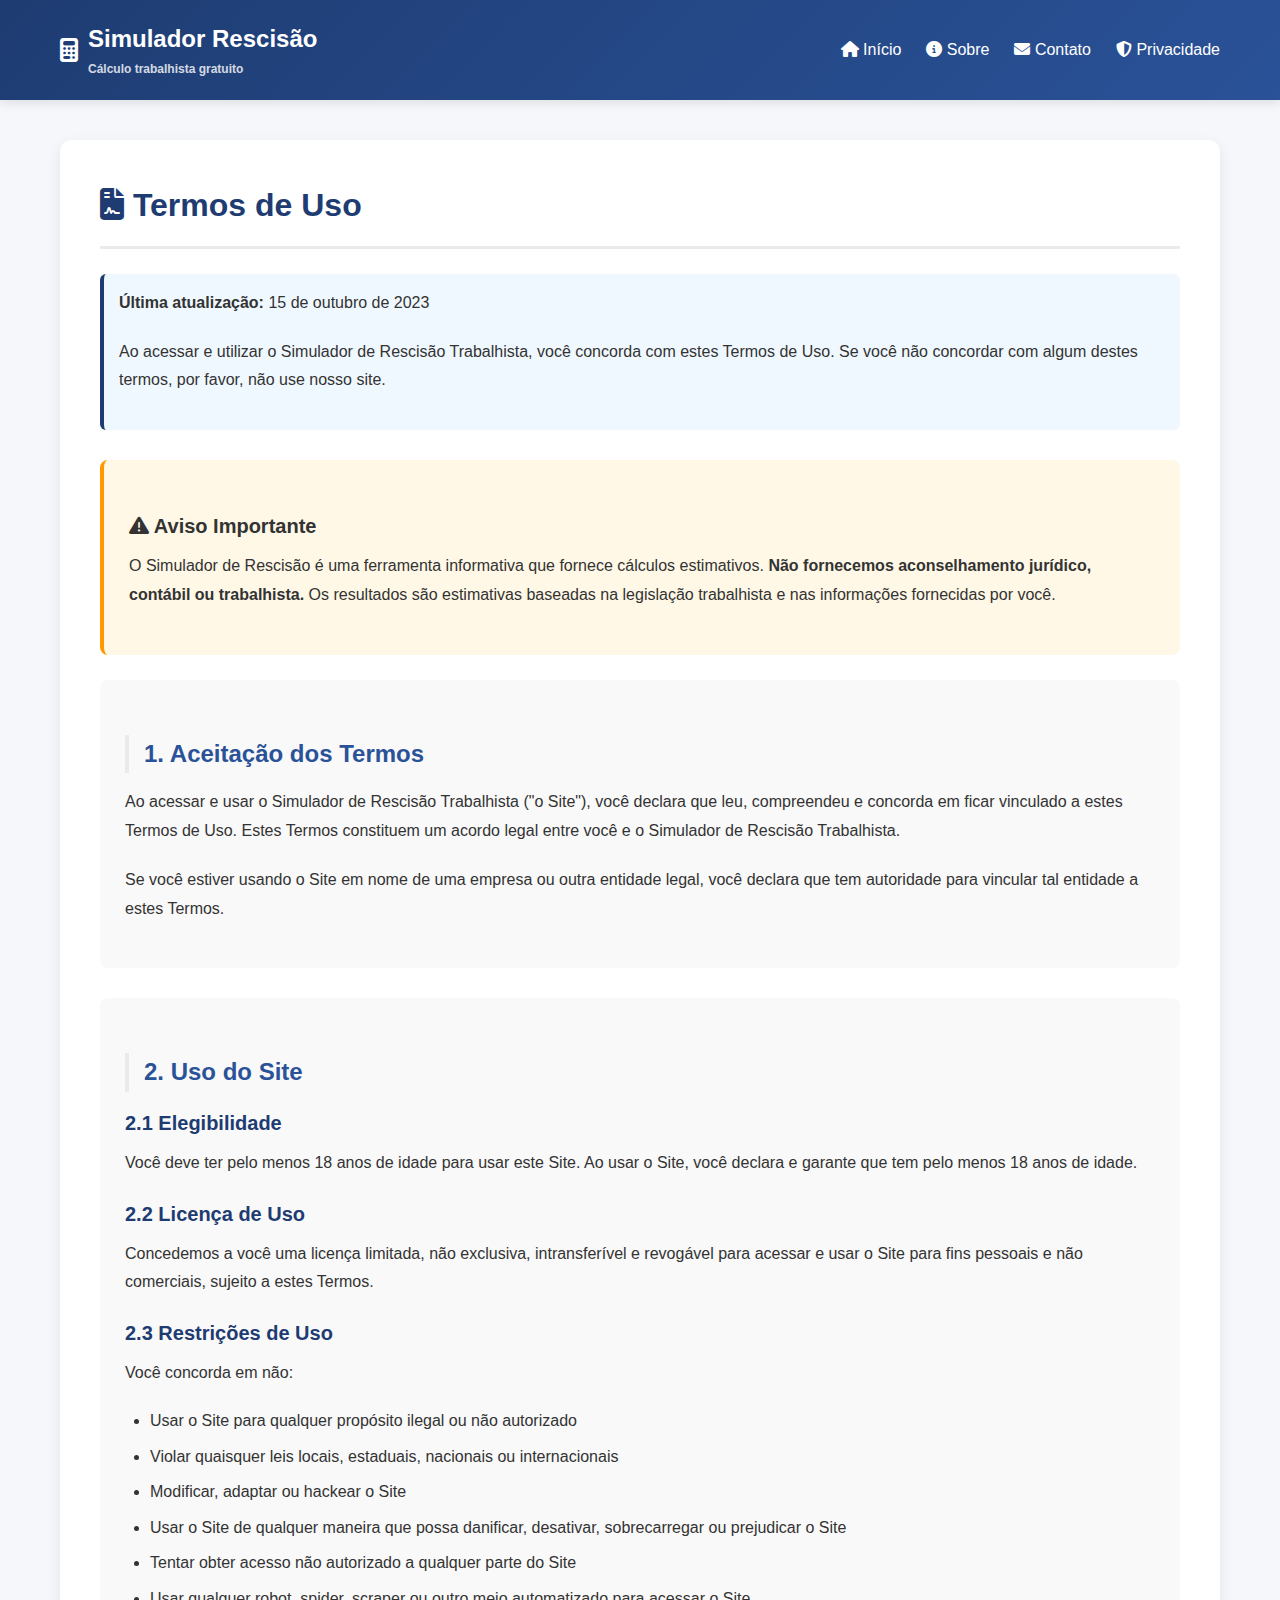
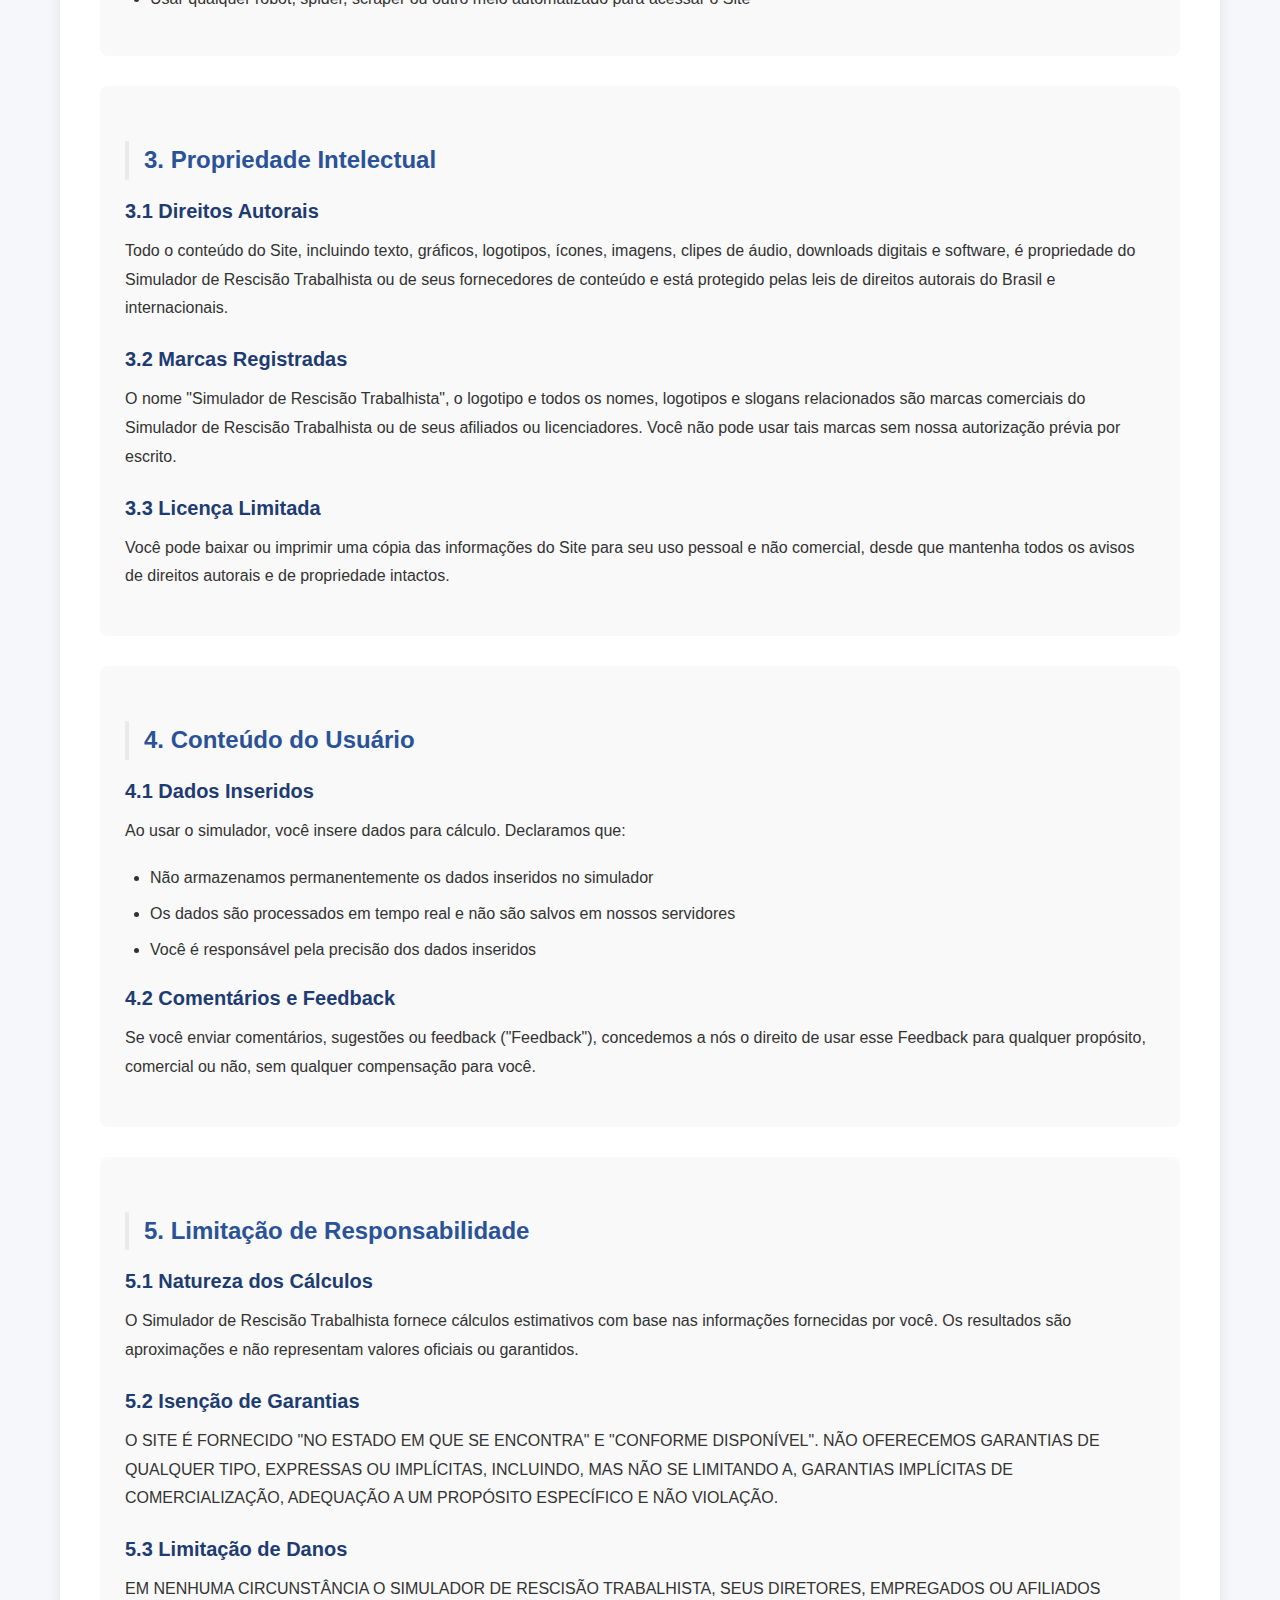
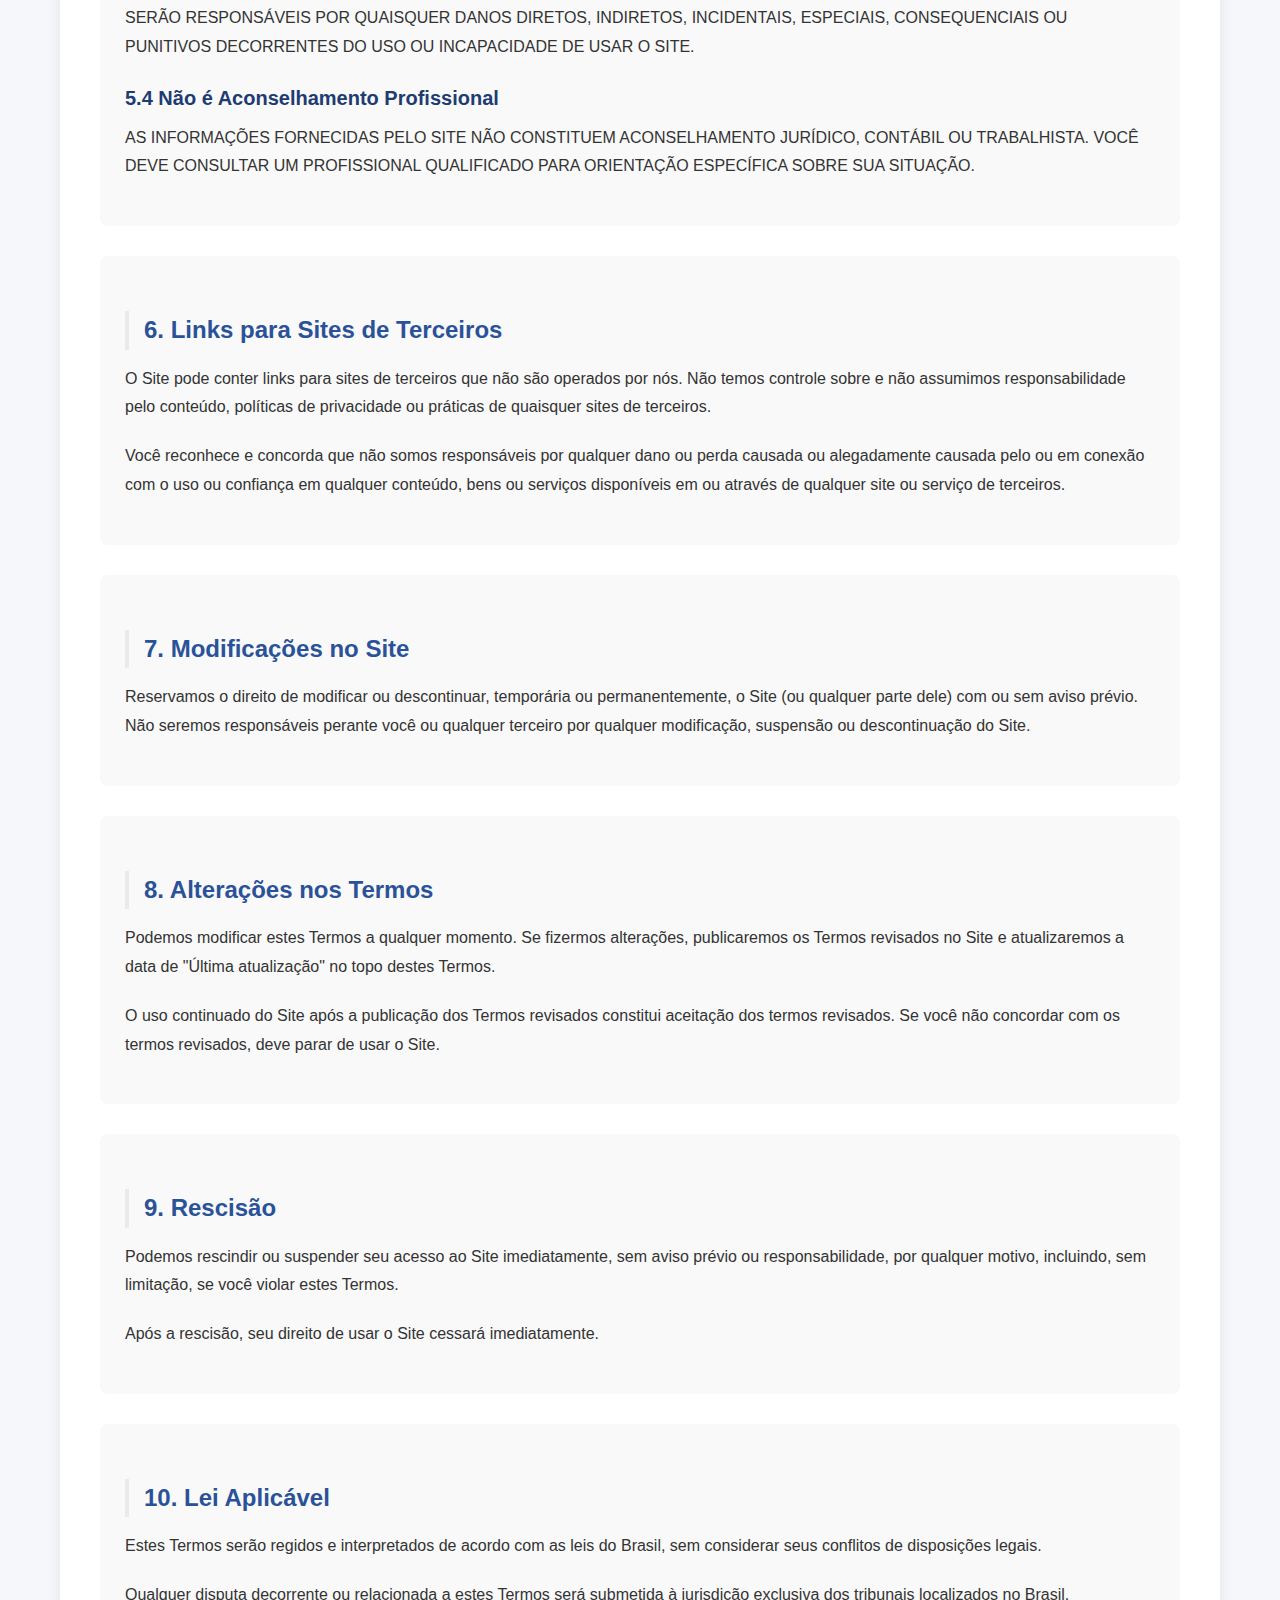
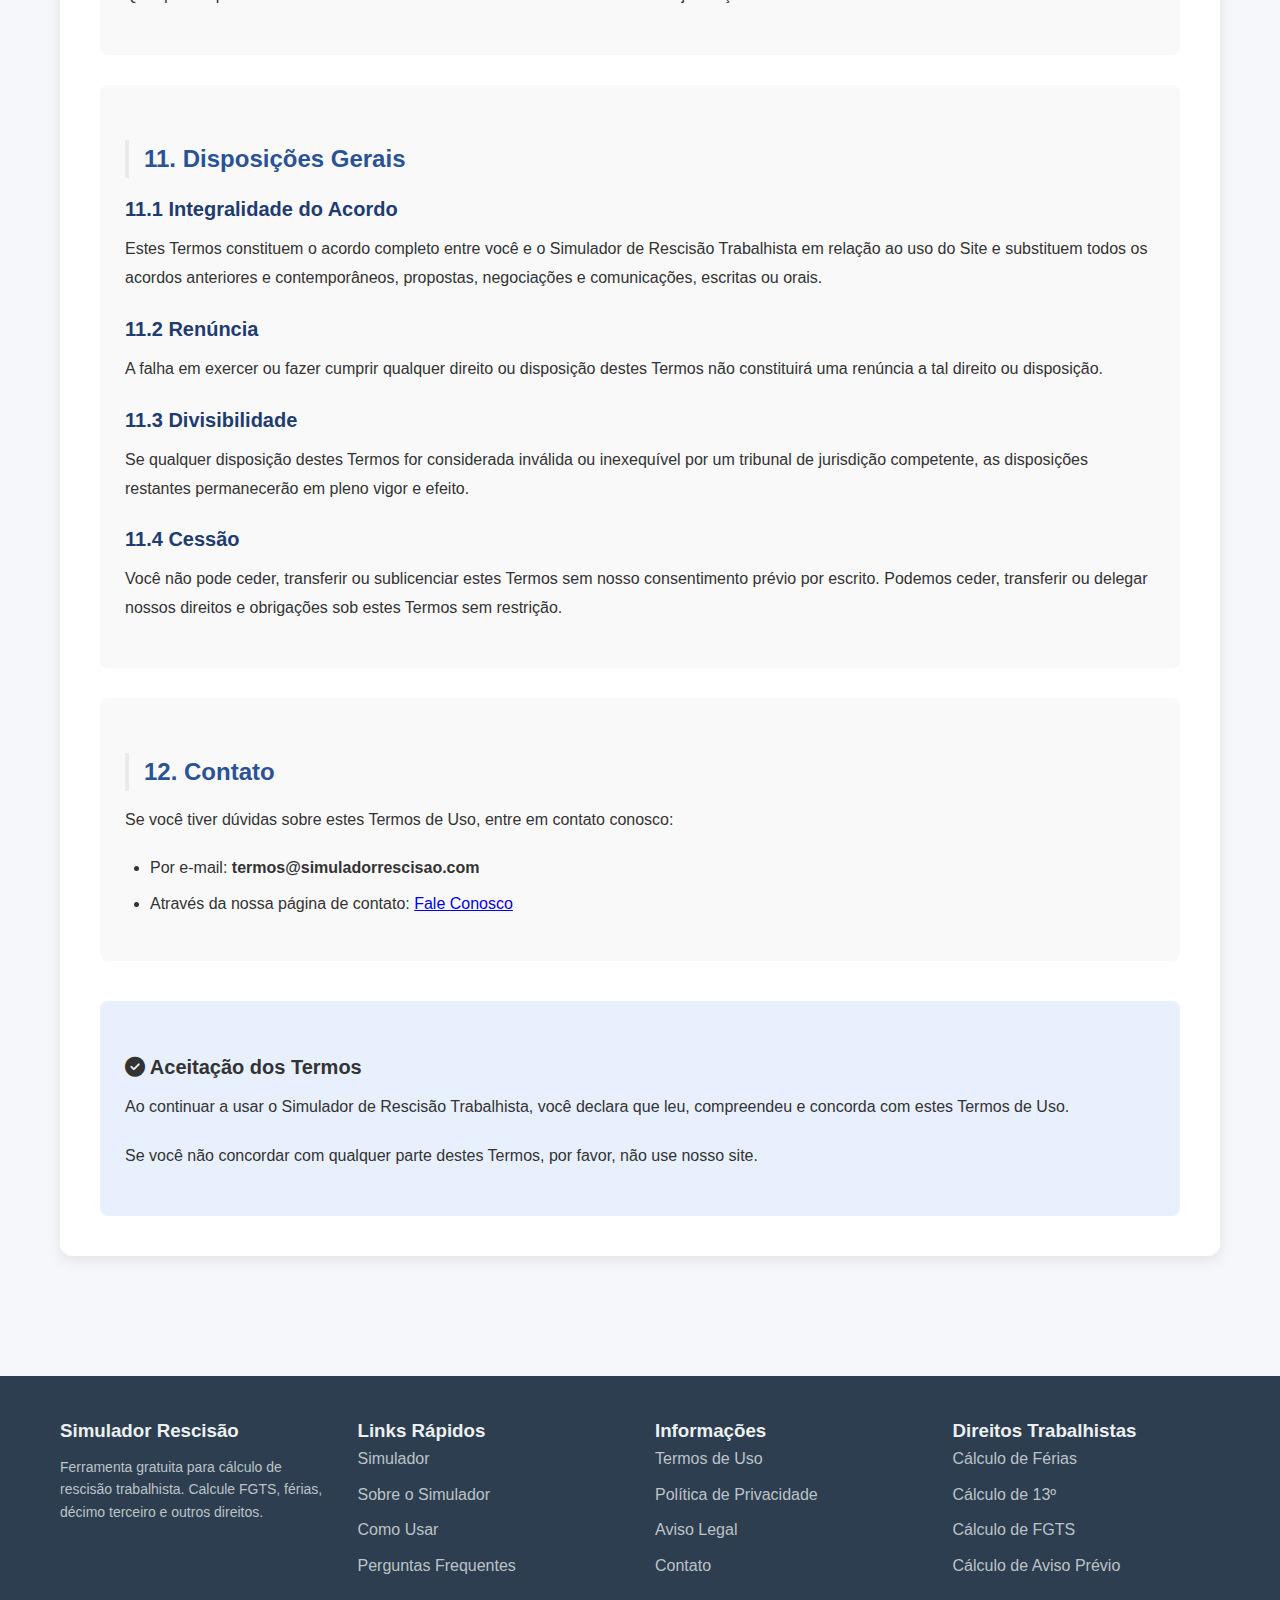
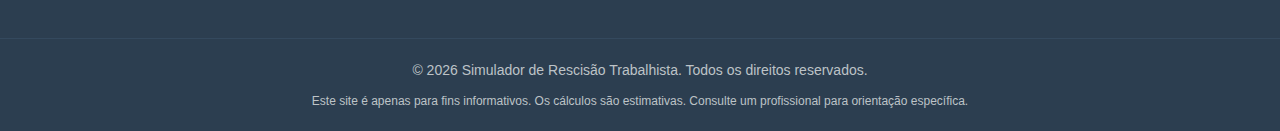
<file: termos-de-uso.html>
<!DOCTYPE html>
<html lang="pt-br">
<head>
    <meta charset="UTF-8">
    <meta name="viewport" content="width=device-width, initial-scale=1.0">
    <title>Termos de Uso | Simulador de Rescisão Trabalhista</title>
    <link rel="stylesheet" href="https://cdnjs.cloudflare.com/ajax/libs/font-awesome/6.4.0/css/all.min.css">
    <style>
        * {
            box-sizing: border-box;
            margin: 0;
            padding: 0;
            font-family: 'Segoe UI', Tahoma, Geneva, Verdana, sans-serif;
        }
        
        body {
            background-color: #f5f7fa;
            color: #333;
            line-height: 1.6;
            min-height: 100vh;
            display: flex;
            flex-direction: column;
        }
        
        header {
            background: linear-gradient(135deg, #1e3c72 0%, #2a5298 100%);
            color: white;
            padding: 20px 0;
            box-shadow: 0 3px 10px rgba(0, 0, 0, 0.1);
        }
        
        .header-container {
            max-width: 1200px;
            margin: 0 auto;
            padding: 0 20px;
            display: flex;
            justify-content: space-between;
            align-items: center;
        }
        
        .logo {
            font-size: 24px;
            font-weight: 700;
            display: flex;
            align-items: center;
        }
        
        .logo i {
            margin-right: 10px;
        }
        
        .logo-text {
            display: flex;
            flex-direction: column;
        }
        
        .logo-subtitle {
            font-size: 12px;
            opacity: 0.8;
            margin-top: 2px;
        }
        
        nav {
            display: flex;
        }
        
        .nav-links {
            display: flex;
            list-style: none;
        }
        
        .nav-links li {
            margin-left: 25px;
        }
        
        .nav-links a {
            color: white;
            text-decoration: none;
            font-weight: 500;
            transition: opacity 0.3s;
        }
        
        .nav-links a:hover {
            opacity: 0.9;
        }
        
        .main-content {
            max-width: 1200px;
            margin: 0 auto;
            padding: 40px 20px;
            flex: 1;
        }
        
        .content-page {
            background-color: white;
            border-radius: 12px;
            padding: 40px;
            box-shadow: 0 5px 15px rgba(0, 0, 0, 0.08);
            margin-bottom: 30px;
        }
        
        .content-page h1 {
            color: #1e3c72;
            margin-bottom: 25px;
            font-size: 32px;
            border-bottom: 3px solid #eaeaea;
            padding-bottom: 15px;
        }
        
        .content-page h2 {
            color: #2a5298;
            margin: 30px 0 15px;
            font-size: 24px;
            padding-left: 15px;
            border-left: 4px solid #eaeaea;
        }
        
        .content-page h3 {
            color: #333;
            margin: 25px 0 10px;
            font-size: 20px;
        }
        
        .content-page p {
            margin-bottom: 20px;
            font-size: 16px;
            line-height: 1.8;
        }
        
        .content-page ul, .content-page ol {
            margin-left: 25px;
            margin-bottom: 20px;
        }
        
        .content-page li {
            margin-bottom: 10px;
            font-size: 16px;
            line-height: 1.6;
        }
        
        .update-date {
            background-color: #f0f8ff;
            padding: 15px;
            border-radius: 6px;
            margin-bottom: 30px;
            border-left: 4px solid #1e3c72;
        }
        
        .terms-section {
            margin-bottom: 30px;
            padding: 25px;
            background-color: #f9f9f9;
            border-radius: 8px;
        }
        
        .terms-section h3 {
            color: #1e3c72;
            margin-top: 0;
        }
        
        .warning-box {
            background-color: #fff8e6;
            border-left: 4px solid #ff9800;
            padding: 25px;
            border-radius: 8px;
            margin: 25px 0;
        }
        
        footer {
            background-color: #2c3e50;
            color: #ecf0f1;
            margin-top: 50px;
        }
        
        .footer-container {
            max-width: 1200px;
            margin: 0 auto;
            padding: 40px 20px 20px;
            display: grid;
            grid-template-columns: repeat(4, 1fr);
            gap: 30px;
        }
        
        @media (max-width: 768px) {
            .footer-container {
                grid-template-columns: repeat(2, 1fr);
            }
        }
        
        @media (max-width: 480px) {
            .footer-container {
                grid-template-columns: 1fr;
            }
        }
        
        .footer-column h3 {
            font-size: 18px;
            margin-bottom: 20px;
            color: #fff;
        }
        
        .footer-links {
            list-style: none;
        }
        
        .footer-links li {
            margin-bottom: 10px;
        }
        
        .footer-links a {
            color: #bdc3c7;
            text-decoration: none;
            transition: color 0.3s;
        }
        
        .footer-links a:hover {
            color: #fff;
        }
        
        .copyright {
            text-align: center;
            padding: 20px;
            margin-top: 30px;
            border-top: 1px solid #34495e;
            color: #bdc3c7;
            font-size: 14px;
        }
        
        @media (max-width: 768px) {
            .header-container {
                flex-direction: column;
                text-align: center;
            }
            
            .nav-links {
                margin-top: 15px;
                flex-direction: column;
            }
            
            .nav-links li {
                margin: 5px 0;
            }
            
            .content-page {
                padding: 25px;
            }
        }
    </style>
</head>
<body>
    <header>
        <div class="header-container">
            <div class="logo">
                <i class="fas fa-calculator"></i>
                <div class="logo-text">
                    <span>Simulador Rescisão</span>
                    <span class="logo-subtitle">Cálculo trabalhista gratuito</span>
                </div>
            </div>
            
            <nav>
                <ul class="nav-links">
                    <li><a href="index.html"><i class="fas fa-home"></i> Início</a></li>
                    <li><a href="sobre.html"><i class="fas fa-info-circle"></i> Sobre</a></li>
                    <li><a href="contato.html"><i class="fas fa-envelope"></i> Contato</a></li>
                    <li><a href="politica-privacidade.html"><i class="fas fa-shield-alt"></i> Privacidade</a></li>
                </ul>
            </nav>
        </div>
    </header>
    
    <main class="main-content">
        <div class="content-page">
            <h1><i class="fas fa-file-contract"></i> Termos de Uso</h1>
            
            <div class="update-date">
                <p><strong>Última atualização:</strong> 15 de outubro de 2023</p>
                <p>Ao acessar e utilizar o Simulador de Rescisão Trabalhista, você concorda com estes Termos de Uso. Se você não concordar com algum destes termos, por favor, não use nosso site.</p>
            </div>
            
            <div class="warning-box">
                <h3><i class="fas fa-exclamation-triangle"></i> Aviso Importante</h3>
                <p>O Simulador de Rescisão é uma ferramenta informativa que fornece cálculos estimativos. <strong>Não fornecemos aconselhamento jurídico, contábil ou trabalhista.</strong> Os resultados são estimativas baseadas na legislação trabalhista e nas informações fornecidas por você.</p>
            </div>
            
            <div class="terms-section">
                <h2>1. Aceitação dos Termos</h2>
                <p>Ao acessar e usar o Simulador de Rescisão Trabalhista ("o Site"), você declara que leu, compreendeu e concorda em ficar vinculado a estes Termos de Uso. Estes Termos constituem um acordo legal entre você e o Simulador de Rescisão Trabalhista.</p>
                
                <p>Se você estiver usando o Site em nome de uma empresa ou outra entidade legal, você declara que tem autoridade para vincular tal entidade a estes Termos.</p>
            </div>
            
            <div class="terms-section">
                <h2>2. Uso do Site</h2>
                <h3>2.1 Elegibilidade</h3>
                <p>Você deve ter pelo menos 18 anos de idade para usar este Site. Ao usar o Site, você declara e garante que tem pelo menos 18 anos de idade.</p>
                
                <h3>2.2 Licença de Uso</h3>
                <p>Concedemos a você uma licença limitada, não exclusiva, intransferível e revogável para acessar e usar o Site para fins pessoais e não comerciais, sujeito a estes Termos.</p>
                
                <h3>2.3 Restrições de Uso</h3>
                <p>Você concorda em não:</p>
                <ul>
                    <li>Usar o Site para qualquer propósito ilegal ou não autorizado</li>
                    <li>Violar quaisquer leis locais, estaduais, nacionais ou internacionais</li>
                    <li>Modificar, adaptar ou hackear o Site</li>
                    <li>Usar o Site de qualquer maneira que possa danificar, desativar, sobrecarregar ou prejudicar o Site</li>
                    <li>Tentar obter acesso não autorizado a qualquer parte do Site</li>
                    <li>Usar qualquer robot, spider, scraper ou outro meio automatizado para acessar o Site</li>
                </ul>
            </div>
            
            <div class="terms-section">
                <h2>3. Propriedade Intelectual</h2>
                <h3>3.1 Direitos Autorais</h3>
                <p>Todo o conteúdo do Site, incluindo texto, gráficos, logotipos, ícones, imagens, clipes de áudio, downloads digitais e software, é propriedade do Simulador de Rescisão Trabalhista ou de seus fornecedores de conteúdo e está protegido pelas leis de direitos autorais do Brasil e internacionais.</p>
                
                <h3>3.2 Marcas Registradas</h3>
                <p>O nome "Simulador de Rescisão Trabalhista", o logotipo e todos os nomes, logotipos e slogans relacionados são marcas comerciais do Simulador de Rescisão Trabalhista ou de seus afiliados ou licenciadores. Você não pode usar tais marcas sem nossa autorização prévia por escrito.</p>
                
                <h3>3.3 Licença Limitada</h3>
                <p>Você pode baixar ou imprimir uma cópia das informações do Site para seu uso pessoal e não comercial, desde que mantenha todos os avisos de direitos autorais e de propriedade intactos.</p>
            </div>
            
            <div class="terms-section">
                <h2>4. Conteúdo do Usuário</h2>
                <h3>4.1 Dados Inseridos</h3>
                <p>Ao usar o simulador, você insere dados para cálculo. Declaramos que:</p>
                <ul>
                    <li>Não armazenamos permanentemente os dados inseridos no simulador</li>
                    <li>Os dados são processados em tempo real e não são salvos em nossos servidores</li>
                    <li>Você é responsável pela precisão dos dados inseridos</li>
                </ul>
                
                <h3>4.2 Comentários e Feedback</h3>
                <p>Se você enviar comentários, sugestões ou feedback ("Feedback"), concedemos a nós o direito de usar esse Feedback para qualquer propósito, comercial ou não, sem qualquer compensação para você.</p>
            </div>
            
            <div class="terms-section">
                <h2>5. Limitação de Responsabilidade</h2>
                <h3>5.1 Natureza dos Cálculos</h3>
                <p>O Simulador de Rescisão Trabalhista fornece cálculos estimativos com base nas informações fornecidas por você. Os resultados são aproximações e não representam valores oficiais ou garantidos.</p>
                
                <h3>5.2 Isenção de Garantias</h3>
                <p>O SITE É FORNECIDO "NO ESTADO EM QUE SE ENCONTRA" E "CONFORME DISPONÍVEL". NÃO OFERECEMOS GARANTIAS DE QUALQUER TIPO, EXPRESSAS OU IMPLÍCITAS, INCLUINDO, MAS NÃO SE LIMITANDO A, GARANTIAS IMPLÍCITAS DE COMERCIALIZAÇÃO, ADEQUAÇÃO A UM PROPÓSITO ESPECÍFICO E NÃO VIOLAÇÃO.</p>
                
                <h3>5.3 Limitação de Danos</h3>
                <p>EM NENHUMA CIRCUNSTÂNCIA O SIMULADOR DE RESCISÃO TRABALHISTA, SEUS DIRETORES, EMPREGADOS OU AFILIADOS SERÃO RESPONSÁVEIS POR QUAISQUER DANOS DIRETOS, INDIRETOS, INCIDENTAIS, ESPECIAIS, CONSEQUENCIAIS OU PUNITIVOS DECORRENTES DO USO OU INCAPACIDADE DE USAR O SITE.</p>
                
                <h3>5.4 Não é Aconselhamento Profissional</h3>
                <p>AS INFORMAÇÕES FORNECIDAS PELO SITE NÃO CONSTITUEM ACONSELHAMENTO JURÍDICO, CONTÁBIL OU TRABALHISTA. VOCÊ DEVE CONSULTAR UM PROFISSIONAL QUALIFICADO PARA ORIENTAÇÃO ESPECÍFICA SOBRE SUA SITUAÇÃO.</p>
            </div>
            
            <div class="terms-section">
                <h2>6. Links para Sites de Terceiros</h2>
                <p>O Site pode conter links para sites de terceiros que não são operados por nós. Não temos controle sobre e não assumimos responsabilidade pelo conteúdo, políticas de privacidade ou práticas de quaisquer sites de terceiros.</p>
                
                <p>Você reconhece e concorda que não somos responsáveis por qualquer dano ou perda causada ou alegadamente causada pelo ou em conexão com o uso ou confiança em qualquer conteúdo, bens ou serviços disponíveis em ou através de qualquer site ou serviço de terceiros.</p>
            </div>
            
            <div class="terms-section">
                <h2>7. Modificações no Site</h2>
                <p>Reservamos o direito de modificar ou descontinuar, temporária ou permanentemente, o Site (ou qualquer parte dele) com ou sem aviso prévio. Não seremos responsáveis perante você ou qualquer terceiro por qualquer modificação, suspensão ou descontinuação do Site.</p>
            </div>
            
            <div class="terms-section">
                <h2>8. Alterações nos Termos</h2>
                <p>Podemos modificar estes Termos a qualquer momento. Se fizermos alterações, publicaremos os Termos revisados no Site e atualizaremos a data de "Última atualização" no topo destes Termos.</p>
                
                <p>O uso continuado do Site após a publicação dos Termos revisados constitui aceitação dos termos revisados. Se você não concordar com os termos revisados, deve parar de usar o Site.</p>
            </div>
            
            <div class="terms-section">
                <h2>9. Rescisão</h2>
                <p>Podemos rescindir ou suspender seu acesso ao Site imediatamente, sem aviso prévio ou responsabilidade, por qualquer motivo, incluindo, sem limitação, se você violar estes Termos.</p>
                
                <p>Após a rescisão, seu direito de usar o Site cessará imediatamente.</p>
            </div>
            
            <div class="terms-section">
                <h2>10. Lei Aplicável</h2>
                <p>Estes Termos serão regidos e interpretados de acordo com as leis do Brasil, sem considerar seus conflitos de disposições legais.</p>
                
                <p>Qualquer disputa decorrente ou relacionada a estes Termos será submetida à jurisdição exclusiva dos tribunais localizados no Brasil.</p>
            </div>
            
            <div class="terms-section">
                <h2>11. Disposições Gerais</h2>
                <h3>11.1 Integralidade do Acordo</h3>
                <p>Estes Termos constituem o acordo completo entre você e o Simulador de Rescisão Trabalhista em relação ao uso do Site e substituem todos os acordos anteriores e contemporâneos, propostas, negociações e comunicações, escritas ou orais.</p>
                
                <h3>11.2 Renúncia</h3>
                <p>A falha em exercer ou fazer cumprir qualquer direito ou disposição destes Termos não constituirá uma renúncia a tal direito ou disposição.</p>
                
                <h3>11.3 Divisibilidade</h3>
                <p>Se qualquer disposição destes Termos for considerada inválida ou inexequível por um tribunal de jurisdição competente, as disposições restantes permanecerão em pleno vigor e efeito.</p>
                
                <h3>11.4 Cessão</h3>
                <p>Você não pode ceder, transferir ou sublicenciar estes Termos sem nosso consentimento prévio por escrito. Podemos ceder, transferir ou delegar nossos direitos e obrigações sob estes Termos sem restrição.</p>
            </div>
            
            <div class="terms-section">
                <h2>12. Contato</h2>
                <p>Se você tiver dúvidas sobre estes Termos de Uso, entre em contato conosco:</p>
                <ul>
                    <li>Por e-mail: <strong>termos@simuladorrescisao.com</strong></li>
                    <li>Através da nossa página de contato: <a href="contato.html">Fale Conosco</a></li>
                </ul>
            </div>
            
            <div style="background-color: #e8f0fe; padding: 25px; border-radius: 8px; margin-top: 40px;">
                <h3><i class="fas fa-check-circle"></i> Aceitação dos Termos</h3>
                <p>Ao continuar a usar o Simulador de Rescisão Trabalhista, você declara que leu, compreendeu e concorda com estes Termos de Uso.</p>
                <p>Se você não concordar com qualquer parte destes Termos, por favor, não use nosso site.</p>
            </div>
        </div>
    </main>
    
    <footer>
        <div class="footer-container">
            <div>
                <h3>Simulador Rescisão</h3>
                <p style="color: #bdc3c7; margin-top: 10px; font-size: 14px;">
                    Ferramenta gratuita para cálculo de rescisão trabalhista. 
                    Calcule FGTS, férias, décimo terceiro e outros direitos.
                </p>
            </div>
            
            <div>
                <h3>Links Rápidos</h3>
                <ul class="footer-links">
                    <li><a href="index.html">Simulador</a></li>
                    <li><a href="sobre.html">Sobre o Simulador</a></li>
                    <li><a href="como-usar.html">Como Usar</a></li>
                    <li><a href="perguntas-frequentes.html">Perguntas Frequentes</a></li>
                </ul>
            </div>
            
            <div>
                <h3>Informações</h3>
                <ul class="footer-links">
                    <li><a href="termos-de-uso.html">Termos de Uso</a></li>
                    <li><a href="politica-privacidade.html">Política de Privacidade</a></li>
                    <li><a href="disclaimer.html">Aviso Legal</a></li>
                    <li><a href="contato.html">Contato</a></li>
                </ul>
            </div>
            
            <div>
                <h3>Direitos Trabalhistas</h3>
                <ul class="footer-links">
                    <li><a href="calculo-ferias.html">Cálculo de Férias</a></li>
                    <li><a href="calculo-decimo-terceiro.html">Cálculo de 13º</a></li>
                    <li><a href="calculo-fgts.html">Cálculo de FGTS</a></li>
                    <li><a href="calculo-aviso-previo.html">Cálculo de Aviso Prévio</a></li>
                </ul>
            </div>
        </div>
        
        <div class="copyright">
            <p>© 2026 Simulador de Rescisão Trabalhista. Todos os direitos reservados.</p>
            <p style="margin-top: 10px; font-size: 12px;">
                Este site é apenas para fins informativos. Os cálculos são estimativas.
                Consulte um profissional para orientação específica.
            </p>
        </div>
    </footer>
</body>
</html>
</file>
